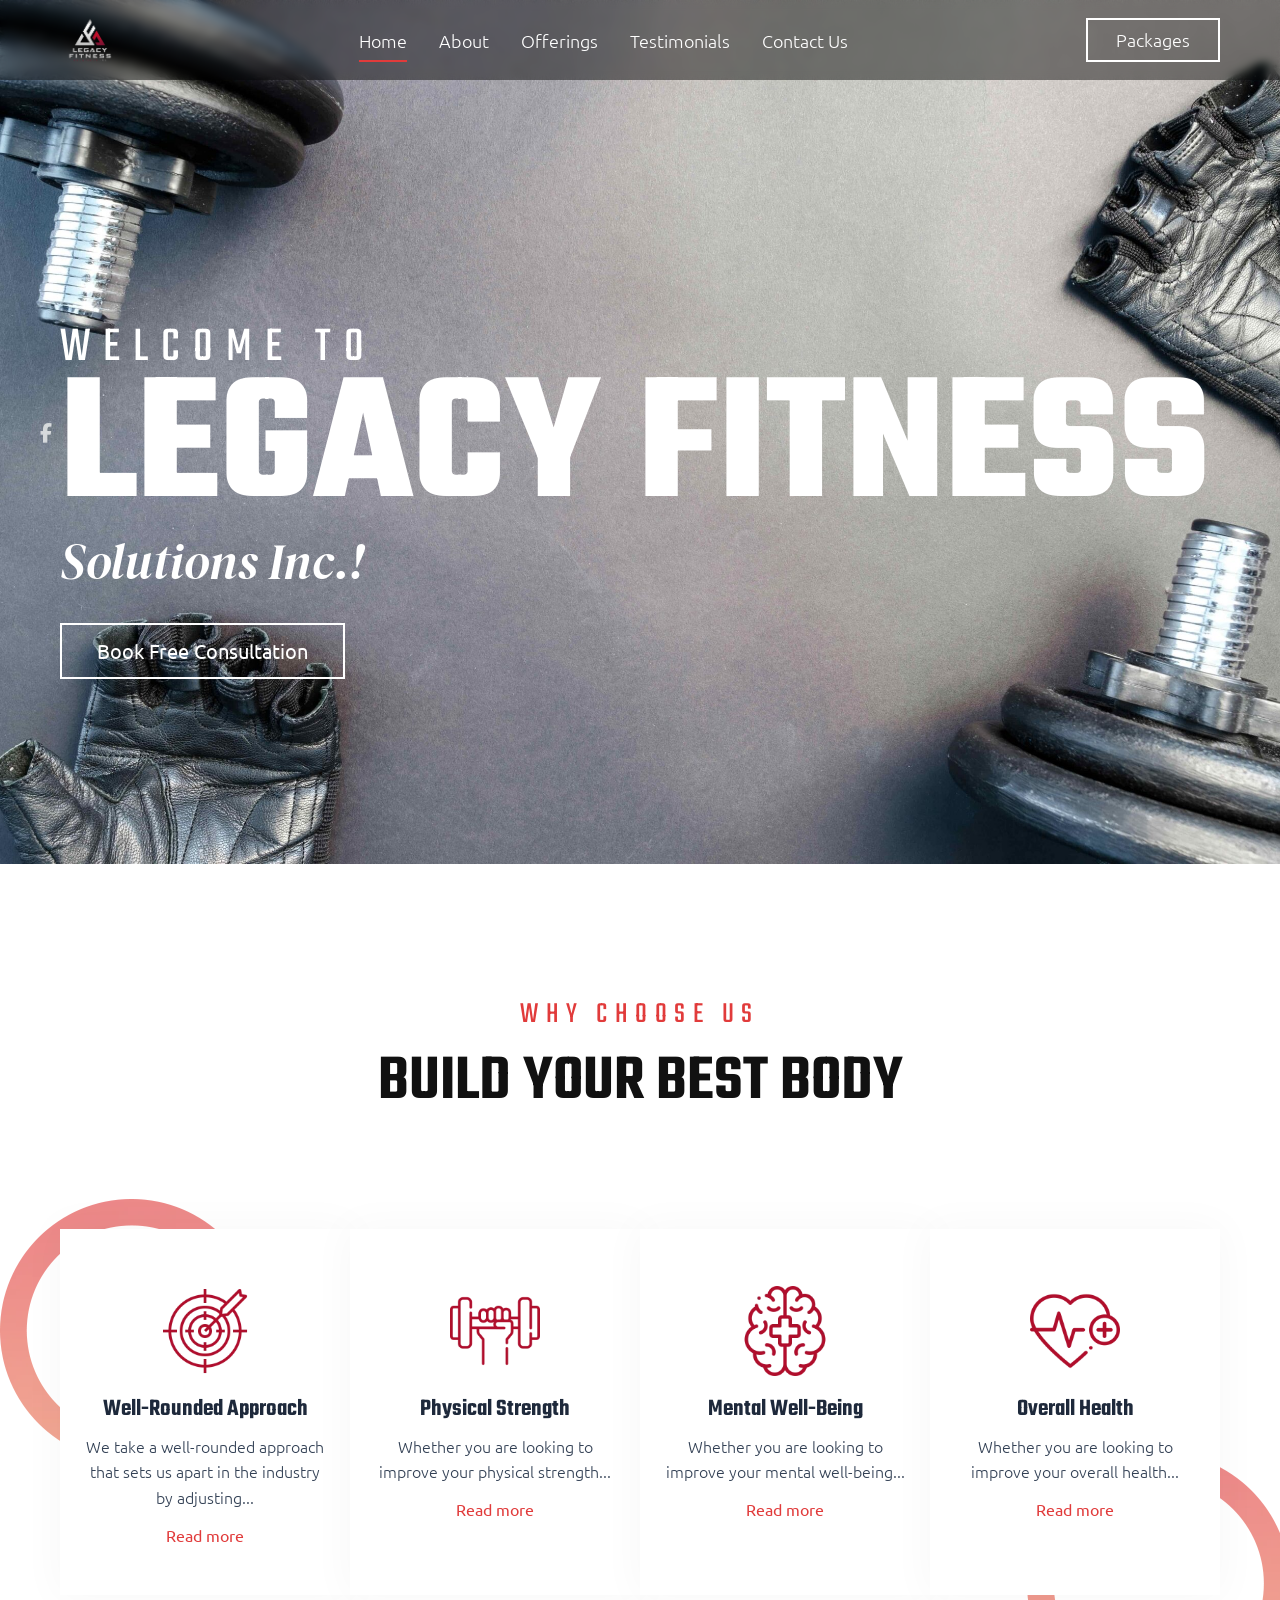
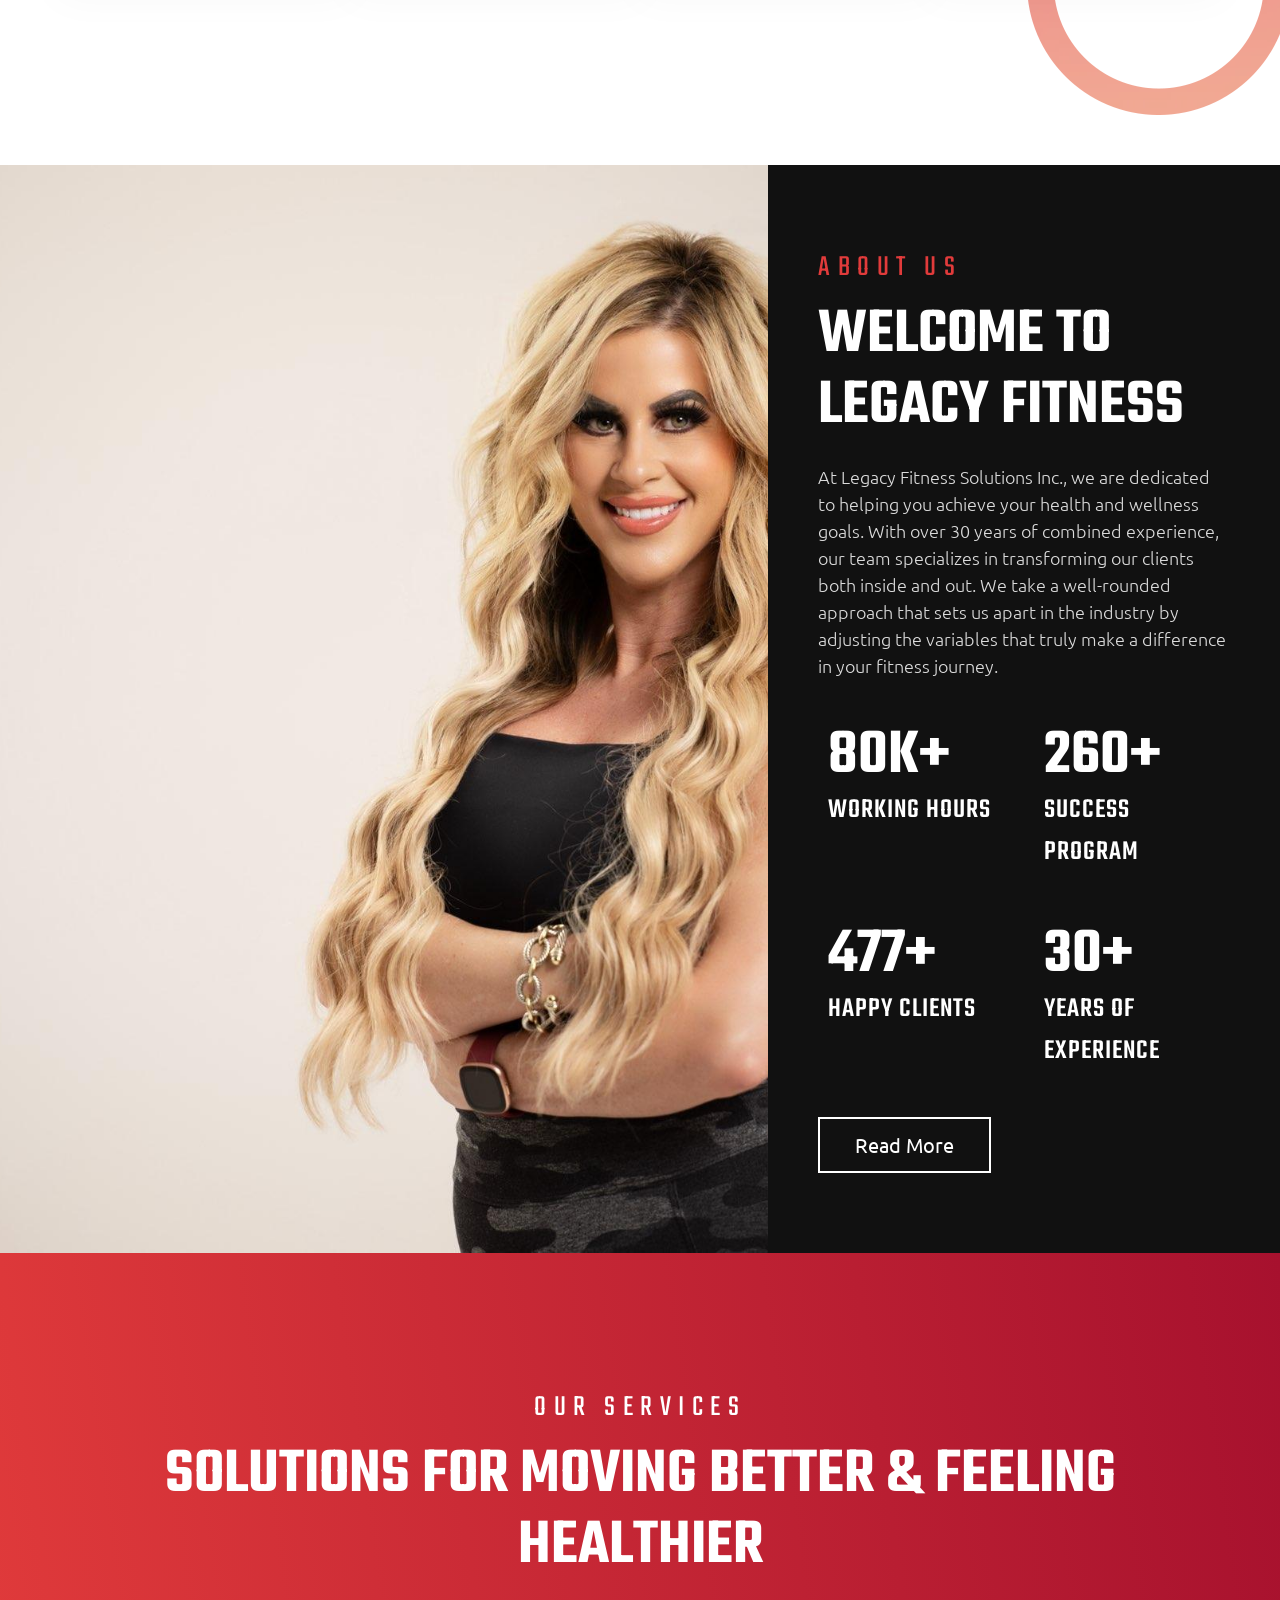
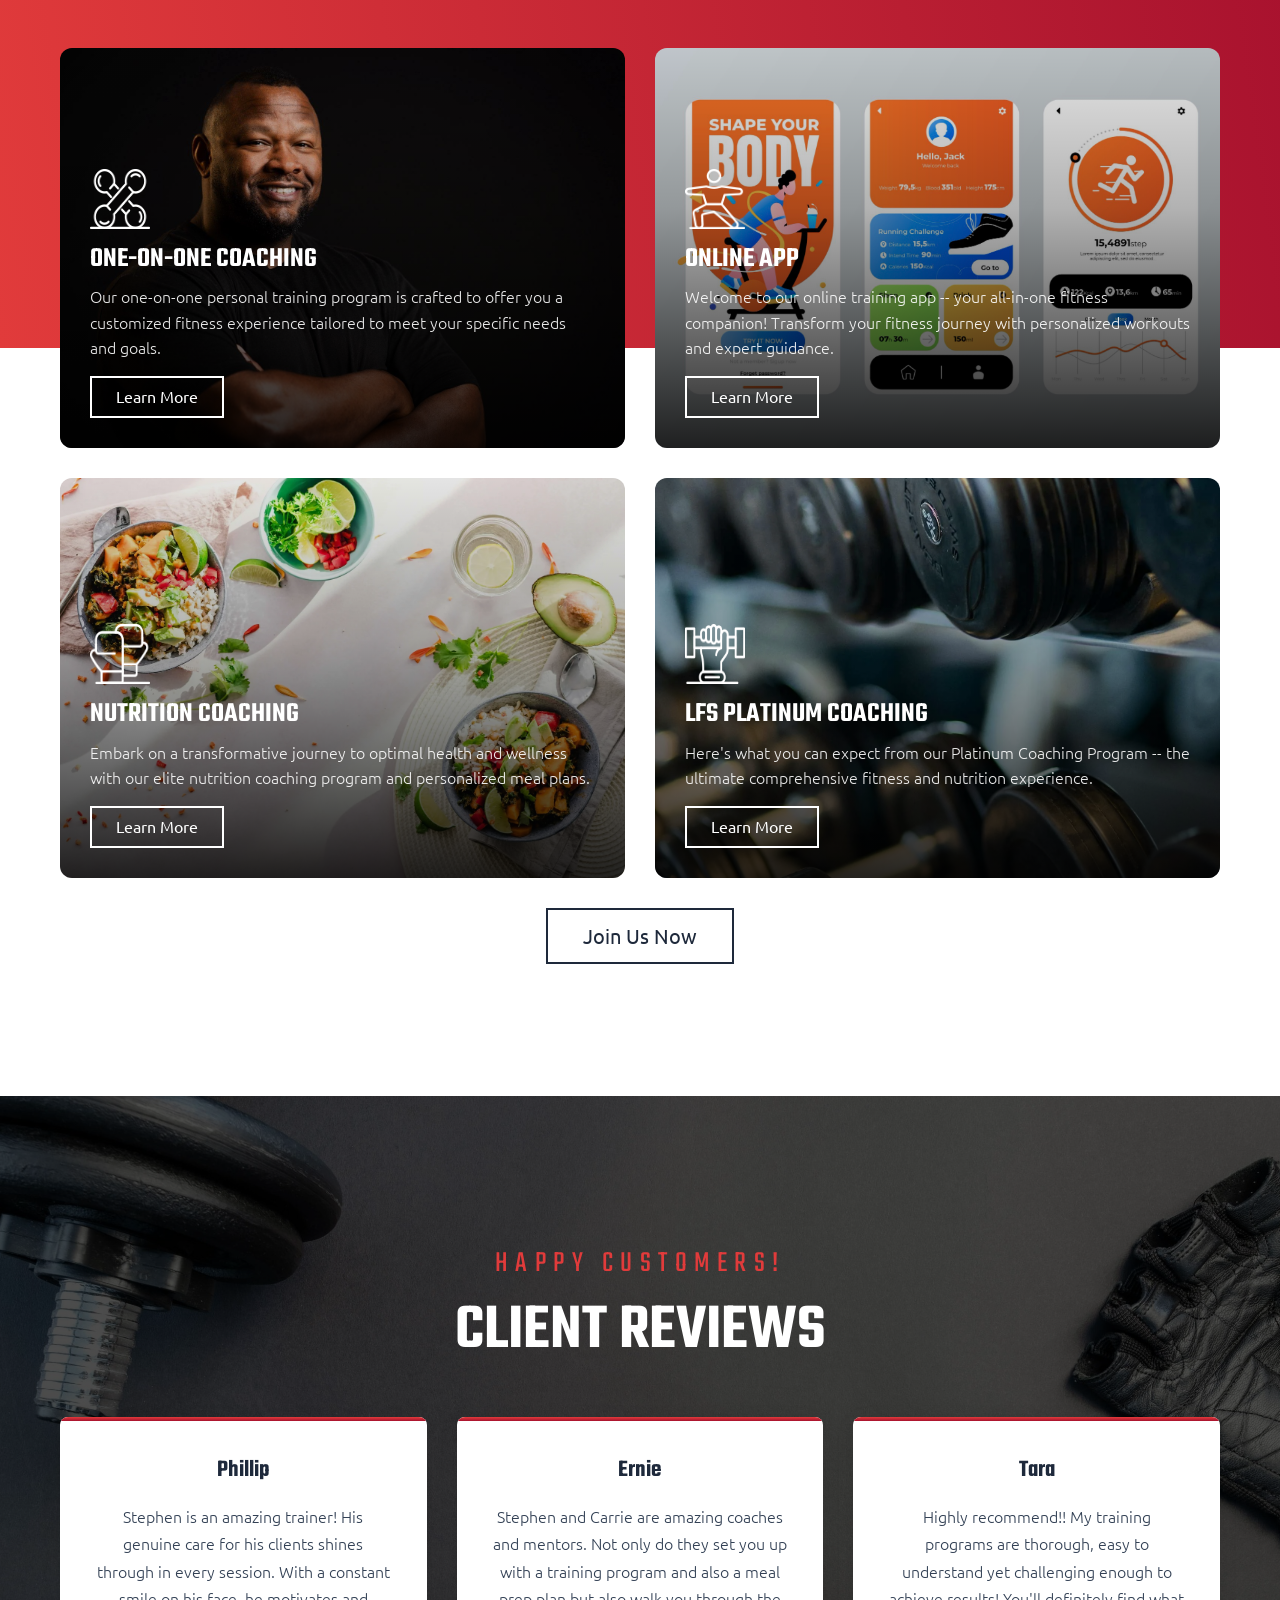
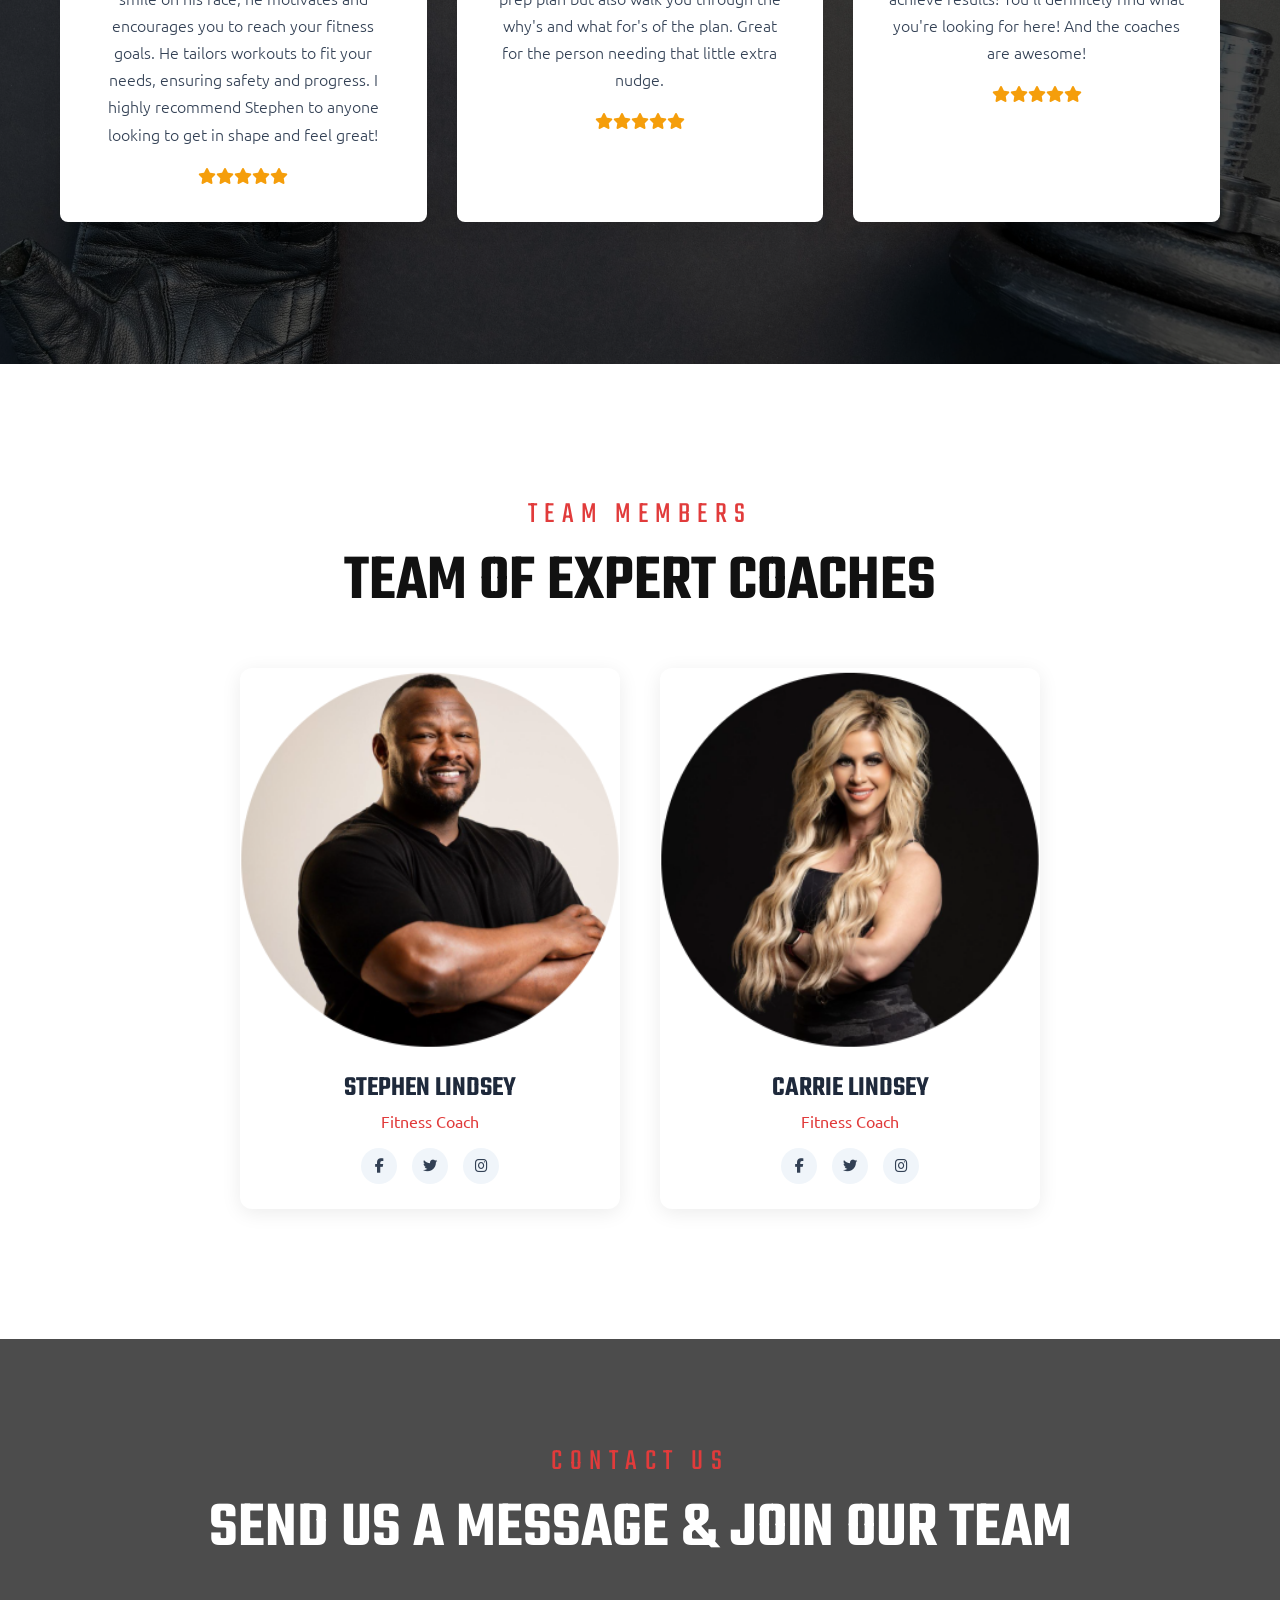
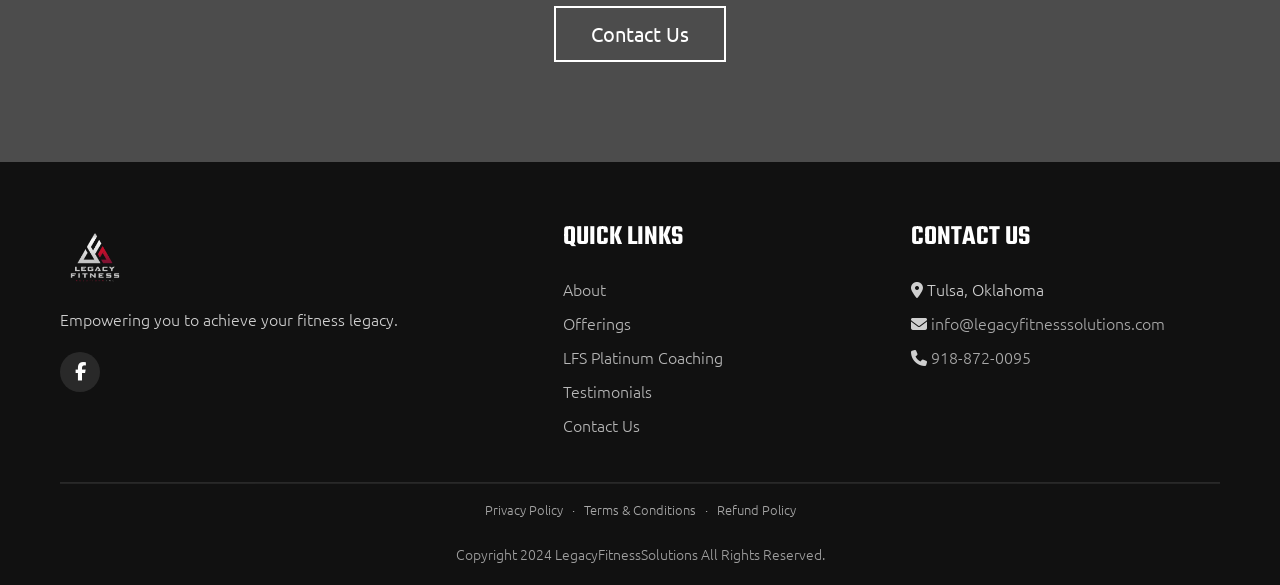
<file: index.html>
<!DOCTYPE html>
<html lang="en">
<head>
  <meta charset="UTF-8">
  <meta name="viewport" content="width=device-width, initial-scale=1.0">
  <title>Legacy Fitness Solutions - Solutions Inc</title>
  <meta name="description" content="At Legacy Fitness Solutions Inc., we are dedicated to helping you achieve your health and wellness goals. Over 30 years of combined experience.">
  <link rel="icon" type="image/png" href="images/logo.png">
  <link rel="stylesheet" href="css/style.css">
  <link rel="stylesheet" href="https://cdnjs.cloudflare.com/ajax/libs/font-awesome/6.5.1/css/all.min.css">
</head>
<body>

  <!-- Header -->
  <header class="header">
    <div class="container">
      <a href="index.html" class="header-logo">
        <img src="images/logo.png" alt="Legacy Fitness Solutions">
      </a>
      <nav class="nav-menu">
        <a href="index.html" class="active">Home</a>
        <a href="about.html">About</a>
        <a href="offerings.html">Offerings</a>
        <a href="testimonials.html">Testimonials</a>
        <a href="contact.html">Contact Us</a>
        <span class="nav-cta-mobile" style="display:none"><a href="shop.html" class="btn btn-primary">Packages</a></span>
      </nav>
      <div class="nav-cta">
        <a href="shop.html" class="btn btn-primary">Packages</a>
      </div>
      <div class="mobile-toggle" aria-label="Toggle Menu">
        <span></span><span></span><span></span>
      </div>
    </div>
  </header>

  <!-- Hero -->
  <section class="hero">
    <div class="hero-social">
      <a href="https://www.facebook.com/share/e2A4c9sJseLJMTop/" target="_blank" rel="noopener" aria-label="Facebook"><i class="fab fa-facebook-f"></i></a>
    </div>
    <div class="hero-content animate-on-scroll">
      <p class="hero-subtitle">Welcome To</p>
      <h1>Legacy Fitness<span>Solutions Inc.!</span></h1>
      <a href="contact.html" class="btn btn-primary">Book Free Consultation</a>
    </div>
  </section>

  <!-- Why Choose Us -->
  <section class="section">
    <div class="container text-center">
      <p class="section-label">Why Choose Us</p>
      <h2 class="section-title">Build Your Best Body</h2>
      <div class="features-wrapper">
        <img src="images/circle.png" alt="" class="circle-deco top-left">
        <img src="images/circle.png" alt="" class="circle-deco bottom-right">
        <div class="features-grid">
          <div class="feature-card animate-on-scroll">
            <img src="images/approach.png" alt="Well-Rounded Approach">
            <h3>Well-Rounded Approach</h3>
            <p>We take a well-rounded approach that sets us apart in the industry by adjusting...</p>
            <a href="about.html" class="read-more">Read more</a>
          </div>
          <div class="feature-card animate-on-scroll">
            <img src="images/physical-strength.png" alt="Physical Strength">
            <h3>Physical Strength</h3>
            <p>Whether you are looking to improve your physical strength...</p>
            <a href="about.html" class="read-more">Read more</a>
          </div>
          <div class="feature-card animate-on-scroll">
            <img src="images/mental-health.png" alt="Mental Well-Being">
            <h3>Mental Well-Being</h3>
            <p>Whether you are looking to improve your mental well-being...</p>
            <a href="about.html" class="read-more">Read more</a>
          </div>
          <div class="feature-card animate-on-scroll">
            <img src="images/overall-health.png" alt="Overall Health">
            <h3>Overall Health</h3>
            <p>Whether you are looking to improve your overall health...</p>
            <a href="about.html" class="read-more">Read more</a>
          </div>
        </div>
      </div>
    </div>
  </section>

  <!-- About Us -->
  <section class="section-dark" style="padding:0;">
    <div style="max-width:100%;">
      <div class="about-grid">
        <div class="about-image animate-on-scroll">
          <img src="images/carrie-photo.jpg" alt="About Legacy Fitness Solutions">
        </div>
        <div class="about-content animate-on-scroll">
          <p class="section-label">About Us</p>
          <h2 class="section-title" style="color:var(--white);">Welcome to Legacy Fitness</h2>
          <p class="section-text" style="color:rgba(255,255,255,0.85);">At Legacy Fitness Solutions Inc., we are dedicated to helping you achieve your health and wellness goals. With over 30 years of combined experience, our team specializes in transforming our clients both inside and out. We take a well-rounded approach that sets us apart in the industry by adjusting the variables that truly make a difference in your fitness journey.</p>
          <div class="stats-grid">
            <div class="stat-item">
              <div class="stat-number" data-count="80" data-suffix="K+">0</div>
              <div class="stat-label">Working Hours</div>
            </div>
            <div class="stat-item">
              <div class="stat-number" data-count="300" data-suffix="+">0</div>
              <div class="stat-label">Success Program</div>
            </div>
            <div class="stat-item">
              <div class="stat-number" data-count="500" data-suffix="+">0</div>
              <div class="stat-label">Happy Clients</div>
            </div>
            <div class="stat-item">
              <div class="stat-number" data-count="30" data-suffix="+">0</div>
              <div class="stat-label">Years of Experience</div>
            </div>
          </div>
          <a href="about.html" class="btn btn-primary">Read More</a>
        </div>
      </div>
    </div>
  </section>

  <!-- Services -->
  <div class="services-header">
    <div class="container text-center">
      <p class="section-label" style="color:var(--white);">Our Services</p>
      <h2 class="section-title" style="color:var(--white);">Solutions for Moving Better &amp; Feeling Healthier</h2>
    </div>
  </div>
  <section class="services-cards">
    <div class="container">
      <div class="services-grid">
        <div class="service-card animate-on-scroll">
          <img src="images/photo-6-1.jpg" alt="One-On-One Coaching" class="service-bg">
          <div class="service-card-content">
            <img src="images/personal-training-icon.png" alt="" class="service-icon">
            <h3>One-On-One Coaching</h3>
            <p>Our one-on-one personal training program is crafted to offer you a customized fitness experience tailored to meet your specific needs and goals.</p>
            <a href="one-on-one.html" class="btn btn-outline">Learn More</a>
          </div>
        </div>
        <div class="service-card animate-on-scroll">
          <img src="images/onlineapppageimage.png" alt="Online App" class="service-bg">
          <div class="service-card-content">
            <img src="images/yoga-lesson-icon.png" alt="" class="service-icon">
            <h3>Online App</h3>
            <p>Welcome to our online training app -- your all-in-one fitness companion! Transform your fitness journey with personalized workouts and expert guidance.</p>
            <a href="online-app.html" class="btn btn-outline">Learn More</a>
          </div>
        </div>
        <div class="service-card animate-on-scroll">
          <img src="images/nutrition-coaching.jpg" alt="Nutrition Coaching" class="service-bg">
          <div class="service-card-content">
            <img src="images/boxing-material-icon.png" alt="" class="service-icon">
            <h3>Nutrition Coaching</h3>
            <p>Embark on a transformative journey to optimal health and wellness with our elite nutrition coaching program and personalized meal plans.</p>
            <a href="nutrition-coaching.html" class="btn btn-outline">Learn More</a>
          </div>
        </div>
        <div class="service-card animate-on-scroll">
          <img src="images/about.jpg" alt="LFS Platinum Coaching" class="service-bg">
          <div class="service-card-content">
            <img src="images/online-coaching-icon.png" alt="" class="service-icon">
            <h3>LFS Platinum Coaching</h3>
            <p>Here's what you can expect from our Platinum Coaching Program -- the ultimate comprehensive fitness and nutrition experience.</p>
            <a href="lfs-platinum-coaching.html" class="btn btn-outline">Learn More</a>
          </div>
        </div>
      </div>
      <div class="text-center mt-30">
        <a href="shop.html" class="btn btn-dark">Join Us Now</a>
      </div>
    </div>
  </section>

  <!-- Testimonials -->
  <section class="testimonials-section">
    <div class="container text-center">
      <p class="section-label">Happy Customers!</p>
      <h2 class="section-title">Client Reviews</h2>
      <div class="testimonials-grid">
        <div class="testimonial-card animate-on-scroll">
          <p class="testimonial-author">Phillip</p>
          <p class="testimonial-text">Stephen is an amazing trainer! His genuine care for his clients shines through in every session. With a constant smile on his face, he motivates and encourages you to reach your fitness goals. He tailors workouts to fit your needs, ensuring safety and progress. I highly recommend Stephen to anyone looking to get in shape and feel great!</p>
          <div class="testimonial-stars"><i class="fas fa-star"></i><i class="fas fa-star"></i><i class="fas fa-star"></i><i class="fas fa-star"></i><i class="fas fa-star"></i></div>
        </div>
        <div class="testimonial-card animate-on-scroll">
          <p class="testimonial-author">Ernie</p>
          <p class="testimonial-text">Stephen and Carrie are amazing coaches and mentors. Not only do they set you up with a training program and also a meal prep plan but also walk you through the why's and what for's of the plan. Great for the person needing that little extra nudge.</p>
          <div class="testimonial-stars"><i class="fas fa-star"></i><i class="fas fa-star"></i><i class="fas fa-star"></i><i class="fas fa-star"></i><i class="fas fa-star"></i></div>
        </div>
        <div class="testimonial-card animate-on-scroll">
          <p class="testimonial-author">Tara</p>
          <p class="testimonial-text">Highly recommend!! My training programs are thorough, easy to understand yet challenging enough to achieve results! You'll definitely find what you're looking for here! And the coaches are awesome!</p>
          <div class="testimonial-stars"><i class="fas fa-star"></i><i class="fas fa-star"></i><i class="fas fa-star"></i><i class="fas fa-star"></i><i class="fas fa-star"></i></div>
        </div>
      </div>
    </div>
  </section>

  <!-- Team -->
  <section class="section">
    <div class="container text-center">
      <p class="section-label">Team Members</p>
      <h2 class="section-title">Team of Expert Coaches</h2>
      <div class="team-grid">
        <a href="stephen-lindsey.html" class="team-card animate-on-scroll">
          <div class="team-card-image">
            <img src="images/stephen.png" alt="Stephen Lindsey">
          </div>
          <div class="team-card-info">
            <h3>Stephen Lindsey</h3>
            <p class="role">Fitness Coach</p>
            <div class="team-social">
              <span><i class="fab fa-facebook-f"></i></span>
              <span><i class="fab fa-twitter"></i></span>
              <span><i class="fab fa-instagram"></i></span>
            </div>
          </div>
        </a>
        <a href="carrie-lindsey.html" class="team-card animate-on-scroll">
          <div class="team-card-image">
            <img src="images/carrie.png" alt="Carrie Lindsey">
          </div>
          <div class="team-card-info">
            <h3>Carrie Lindsey</h3>
            <p class="role">Fitness Coach</p>
            <div class="team-social">
              <span><i class="fab fa-facebook-f"></i></span>
              <span><i class="fab fa-twitter"></i></span>
              <span><i class="fab fa-instagram"></i></span>
            </div>
          </div>
        </a>
      </div>
    </div>
  </section>

  <!-- CTA Banner -->
  <section class="cta-banner">
    <div class="container text-center">
      <p class="section-label" style="color:var(--primary);">Contact Us</p>
      <h2 class="section-title">Send Us a Message &amp; Join Our Team</h2>
      <a href="contact.html" class="btn btn-primary">Contact Us</a>
    </div>
  </section>

  <!-- Footer -->
  <footer class="footer">
    <div class="container">
      <div class="footer-grid">
        <div class="footer-brand">
          <img src="images/logo.png" alt="Legacy Fitness Solutions">
          <p>Empowering you to achieve your fitness legacy.</p>
          <div class="footer-social">
            <a href="https://www.facebook.com/share/e2A4c9sJseLJMTop/" target="_blank" rel="noopener" aria-label="Facebook"><i class="fab fa-facebook-f"></i></a>
          </div>
        </div>
        <div>
          <h4>Quick Links</h4>
          <div class="footer-links">
            <a href="about.html">About</a>
            <a href="offerings.html">Offerings</a>
            <a href="lfs-platinum-coaching.html">LFS Platinum Coaching</a>
            <a href="testimonials.html">Testimonials</a>
            <a href="contact.html">Contact Us</a>
          </div>
        </div>
        <div>
          <h4>Contact Us</h4>
          <div class="footer-contact">
            <p><i class="fas fa-map-marker-alt"></i> Tulsa, Oklahoma</p>
            <p><i class="fas fa-envelope"></i> <a href="mailto:info@legacyfitnesssolutions.com">info@legacyfitnesssolutions.com</a></p>
            <p><i class="fas fa-phone"></i> <a href="tel:918-872-0095">918-872-0095</a></p>
          </div>
        </div>
      </div>
      <div class="footer-legal"><a href="privacy-policy.html">Privacy Policy</a> &middot; <a href="terms-and-conditions.html">Terms &amp; Conditions</a> &middot; <a href="refund-policy.html">Refund Policy</a></div>
      <div class="footer-bottom">
        <p>Copyright 2024 LegacyFitnessSolutions All Rights Reserved.</p>
      </div>
    </div>
  </footer>

  <button class="scroll-top" aria-label="Scroll to top"><i class="fas fa-arrow-up"></i></button>
  <script src="js/main.js"></script>
  <!-- GoHighLevel chat widget -->
  <script src="https://widgets.leadconnectorhq.com/loader.js" data-resources-url="https://widgets.leadconnectorhq.com/chat-widget/loader.js" data-widget-id="69f66f60cc1c63c1edb7273f" data-source="WEB_USER"></script>
</body>
</html>
</file>
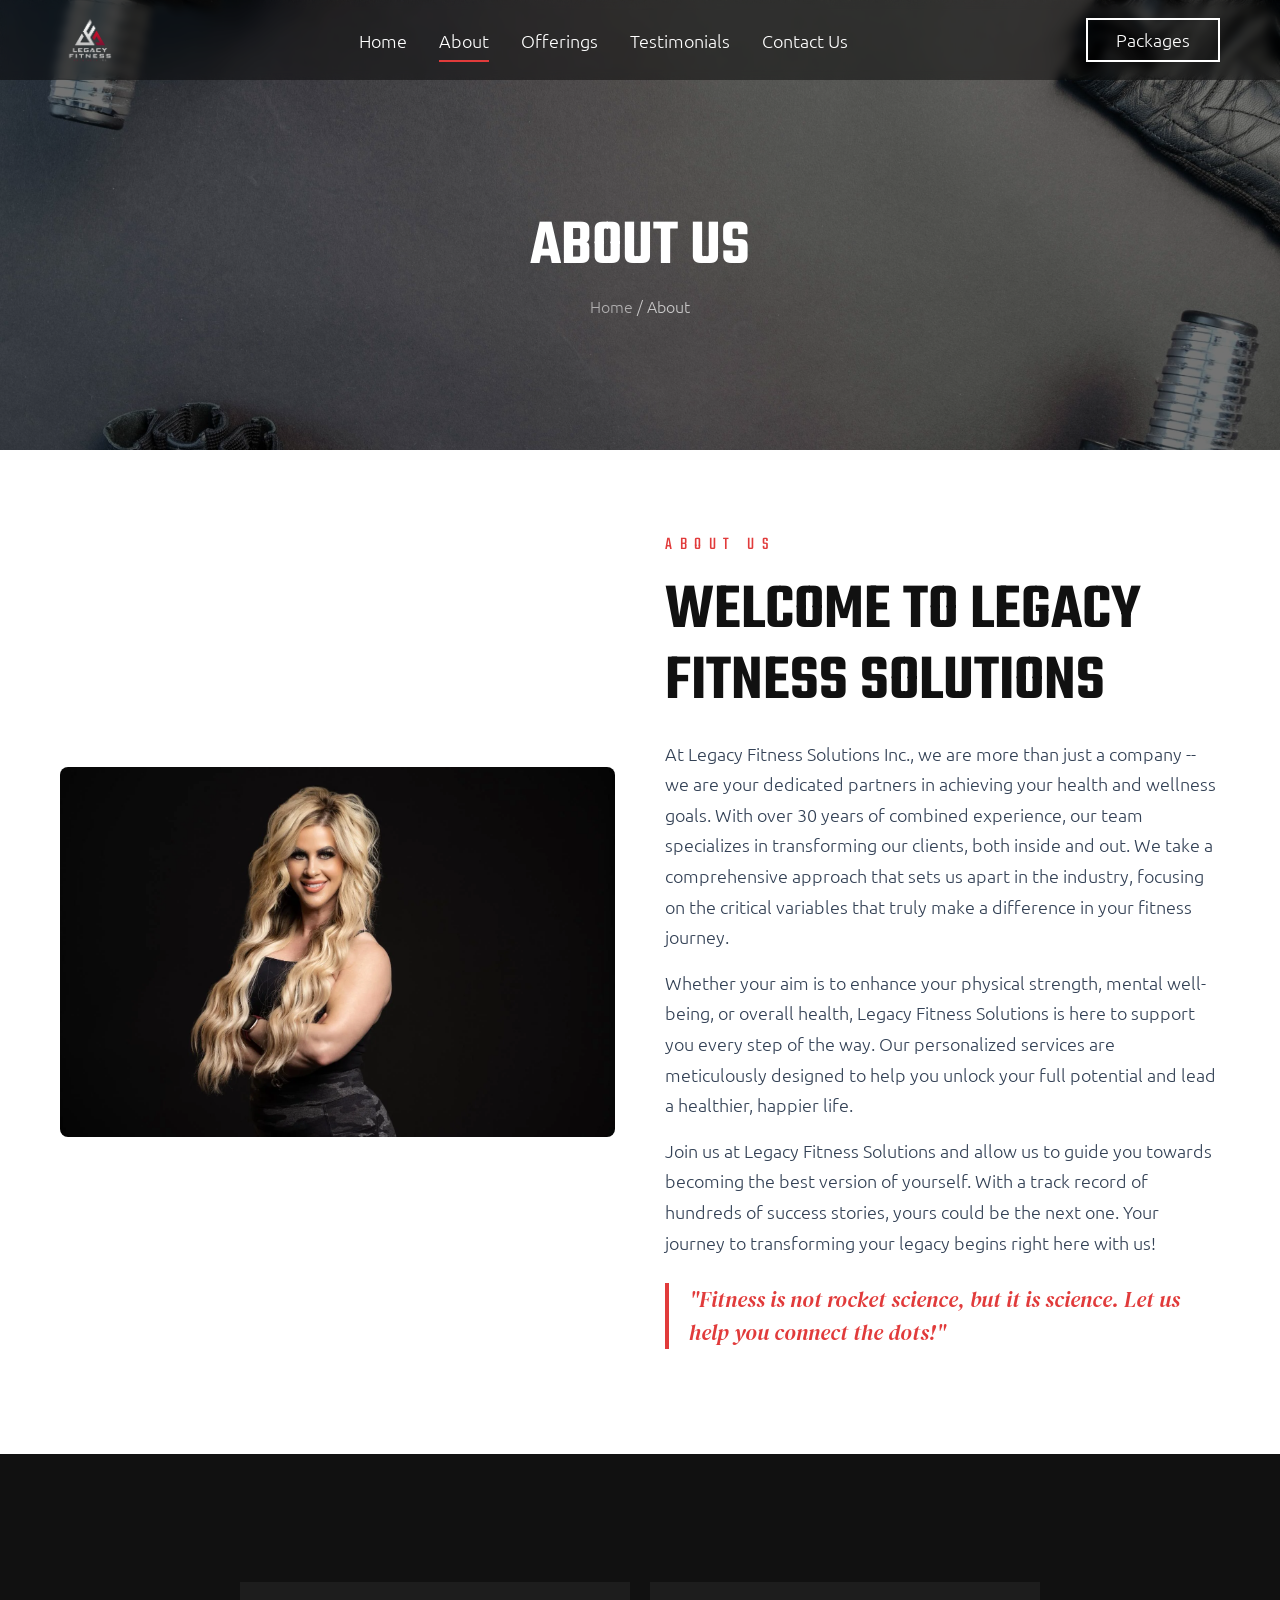
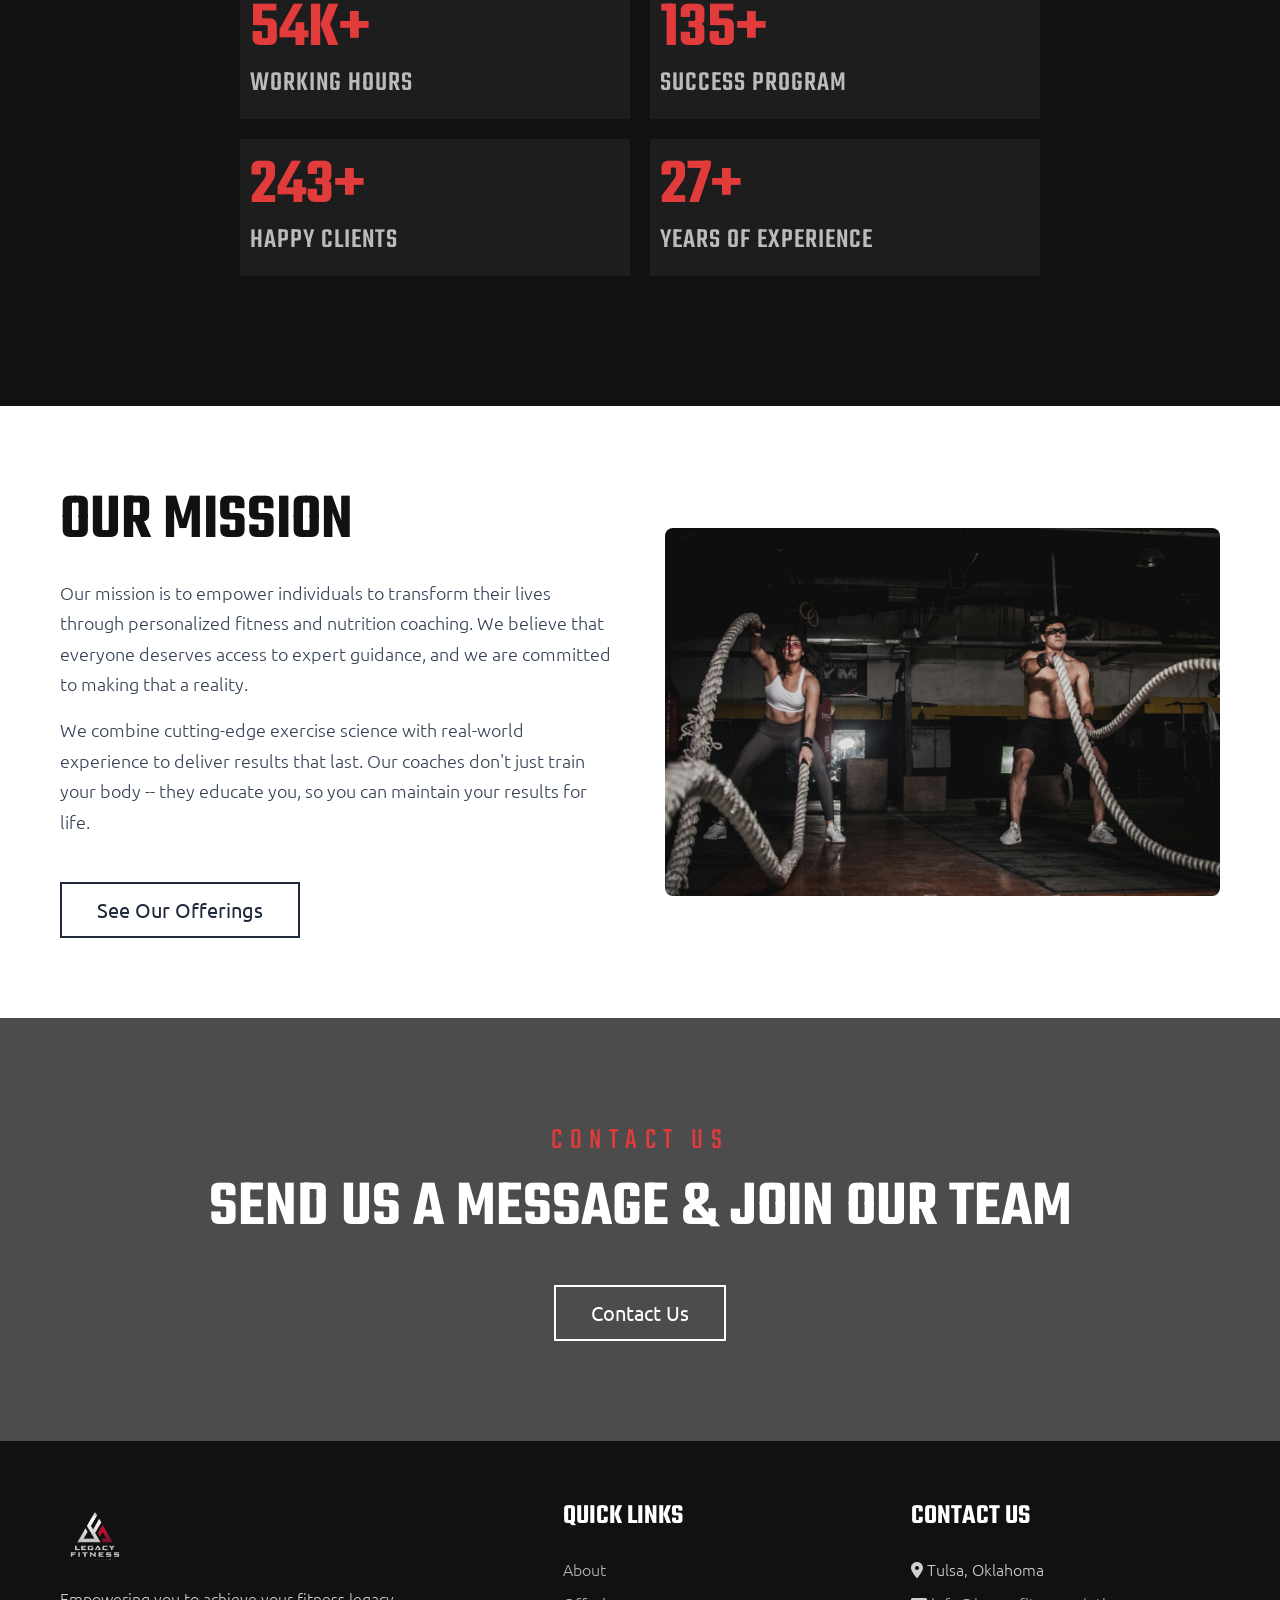
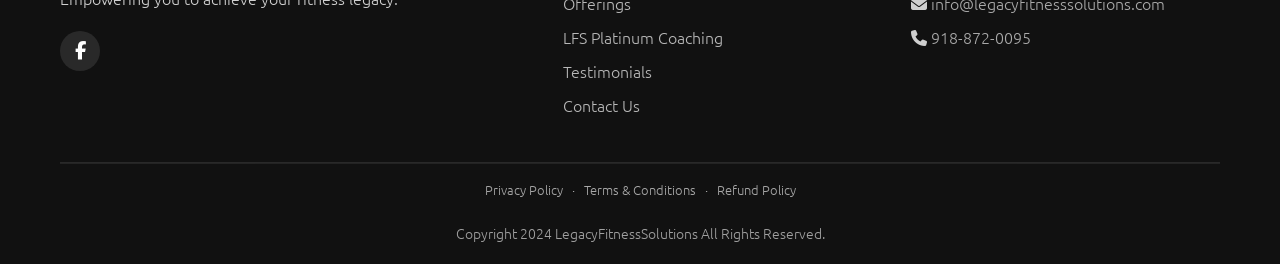
<file: about.html>
<!DOCTYPE html>
<html lang="en">
<head>
  <meta charset="UTF-8">
  <meta name="viewport" content="width=device-width, initial-scale=1.0">
  <title>About - Legacy Fitness Solutions</title>
  <meta name="description" content="At Legacy Fitness Solutions Inc., we are more than just a company -- we are your dedicated partners in achieving your health and wellness goals.">
  <link rel="icon" type="image/png" href="images/logo.png">
  <link rel="stylesheet" href="css/style.css">
  <link rel="stylesheet" href="https://cdnjs.cloudflare.com/ajax/libs/font-awesome/6.5.1/css/all.min.css">
</head>
<body>

  <!-- Header -->
  <header class="header">
    <div class="container">
      <a href="index.html" class="header-logo"><img src="images/logo.png" alt="Legacy Fitness Solutions"></a>
      <nav class="nav-menu">
        <a href="index.html">Home</a>
        <a href="about.html" class="active">About</a>
        <a href="offerings.html">Offerings</a>
        <a href="testimonials.html">Testimonials</a>
        <a href="contact.html">Contact Us</a>
      </nav>
      <div class="nav-cta"><a href="shop.html" class="btn btn-primary">Packages</a></div>
      <div class="mobile-toggle" aria-label="Toggle Menu"><span></span><span></span><span></span></div>
    </div>
  </header>

  <!-- Page Hero -->
  <section class="page-hero" style="min-height:50vh;display:flex;align-items:center;justify-content:center;background-image:linear-gradient(rgba(0,0,0,0.55),rgba(0,0,0,0.55)),url('images/offerings-hero.jpg');background-size:cover;background-position:center;">
    <h1>About Us</h1>
    <p class="breadcrumb"><a href="index.html">Home</a> / About</p>
  </section>

  <!-- About Content -->
  <section class="content-section">
    <div class="container">
      <div class="content-grid">
        <div class="content-image animate-on-scroll">
          <img src="images/photo-7-1.jpg" alt="About Legacy Fitness Solutions">
        </div>
        <div class="content-text animate-on-scroll">
          <p class="section-label">About Us</p>
          <h2 class="section-title">Welcome to Legacy Fitness Solutions</h2>
          <p>At Legacy Fitness Solutions Inc., we are more than just a company -- we are your dedicated partners in achieving your health and wellness goals. With over 30 years of combined experience, our team specializes in transforming our clients, both inside and out. We take a comprehensive approach that sets us apart in the industry, focusing on the critical variables that truly make a difference in your fitness journey.</p>
          <p>Whether your aim is to enhance your physical strength, mental well-being, or overall health, Legacy Fitness Solutions is here to support you every step of the way. Our personalized services are meticulously designed to help you unlock your full potential and lead a healthier, happier life.</p>
          <p>Join us at Legacy Fitness Solutions and allow us to guide you towards becoming the best version of yourself. With a track record of hundreds of success stories, yours could be the next one. Your journey to transforming your legacy begins right here with us!</p>
          <blockquote>"Fitness is not rocket science, but it is science. Let us help you connect the dots!"</blockquote>
        </div>
      </div>
    </div>
  </section>

  <!-- Stats -->
  <section class="section section-dark">
    <div class="container">
      <div class="stats-grid" style="max-width:800px;margin:0 auto;">
        <div class="stat-item" style="background:rgba(255,255,255,0.05);">
          <div class="stat-number" data-count="80" data-suffix="K+" style="color:var(--primary);">0</div>
          <div class="stat-label" style="color:rgba(255,255,255,0.7);">Working Hours</div>
        </div>
        <div class="stat-item" style="background:rgba(255,255,255,0.05);">
          <div class="stat-number" data-count="300" data-suffix="+" style="color:var(--primary);">0</div>
          <div class="stat-label" style="color:rgba(255,255,255,0.7);">Success Program</div>
        </div>
        <div class="stat-item" style="background:rgba(255,255,255,0.05);">
          <div class="stat-number" data-count="500" data-suffix="+" style="color:var(--primary);">0</div>
          <div class="stat-label" style="color:rgba(255,255,255,0.7);">Happy Clients</div>
        </div>
        <div class="stat-item" style="background:rgba(255,255,255,0.05);">
          <div class="stat-number" data-count="30" data-suffix="+" style="color:var(--primary);">0</div>
          <div class="stat-label" style="color:rgba(255,255,255,0.7);">Years of Experience</div>
        </div>
      </div>
    </div>
  </section>

  <!-- Second Image Section -->
  <section class="content-section">
    <div class="container">
      <div class="content-grid">
        <div class="content-text animate-on-scroll">
          <h2 class="section-title">Our Mission</h2>
          <p>Our mission is to empower individuals to transform their lives through personalized fitness and nutrition coaching. We believe that everyone deserves access to expert guidance, and we are committed to making that a reality.</p>
          <p>We combine cutting-edge exercise science with real-world experience to deliver results that last. Our coaches don't just train your body -- they educate you, so you can maintain your results for life.</p>
          <a href="offerings.html" class="btn btn-dark mt-30">See Our Offerings</a>
        </div>
        <div class="content-image animate-on-scroll">
          <img src="images/personalized.jpg" alt="Legacy Fitness Training">
        </div>
      </div>
    </div>
  </section>

  <!-- CTA Banner -->
  <section class="cta-banner">
    <div class="container text-center">
      <p class="section-label">Contact Us</p>
      <h2 class="section-title">Send Us a Message &amp; Join Our Team</h2>
      <a href="contact.html" class="btn btn-primary">Contact Us</a>
    </div>
  </section>

  <!-- Footer -->
  <footer class="footer">
    <div class="container">
      <div class="footer-grid">
        <div class="footer-brand">
          <img src="images/logo.png" alt="Legacy Fitness Solutions">
          <p>Empowering you to achieve your fitness legacy.</p>
          <div class="footer-social">
            <a href="https://www.facebook.com/share/e2A4c9sJseLJMTop/" target="_blank" rel="noopener" aria-label="Facebook"><i class="fab fa-facebook-f"></i></a>
          </div>
        </div>
        <div>
          <h4>Quick Links</h4>
          <div class="footer-links">
            <a href="about.html">About</a>
            <a href="offerings.html">Offerings</a>
            <a href="lfs-platinum-coaching.html">LFS Platinum Coaching</a>
            <a href="testimonials.html">Testimonials</a>
            <a href="contact.html">Contact Us</a>
          </div>
        </div>
        <div>
          <h4>Contact Us</h4>
          <div class="footer-contact">
            <p><i class="fas fa-map-marker-alt"></i> Tulsa, Oklahoma</p>
            <p><i class="fas fa-envelope"></i> <a href="mailto:info@legacyfitnesssolutions.com">info@legacyfitnesssolutions.com</a></p>
            <p><i class="fas fa-phone"></i> <a href="tel:918-872-0095">918-872-0095</a></p>
          </div>
        </div>
      </div>
      <div class="footer-legal"><a href="privacy-policy.html">Privacy Policy</a> &middot; <a href="terms-and-conditions.html">Terms &amp; Conditions</a> &middot; <a href="refund-policy.html">Refund Policy</a></div>
      <div class="footer-bottom">
        <p>Copyright 2024 LegacyFitnessSolutions All Rights Reserved.</p>
      </div>
    </div>
  </footer>

  <button class="scroll-top" aria-label="Scroll to top"><i class="fas fa-arrow-up"></i></button>
  <script src="js/main.js"></script>
  <!-- GoHighLevel chat widget -->
  <script src="https://widgets.leadconnectorhq.com/loader.js" data-resources-url="https://widgets.leadconnectorhq.com/chat-widget/loader.js" data-widget-id="69f66f60cc1c63c1edb7273f" data-source="WEB_USER"></script>
</body>
</html>
</file>
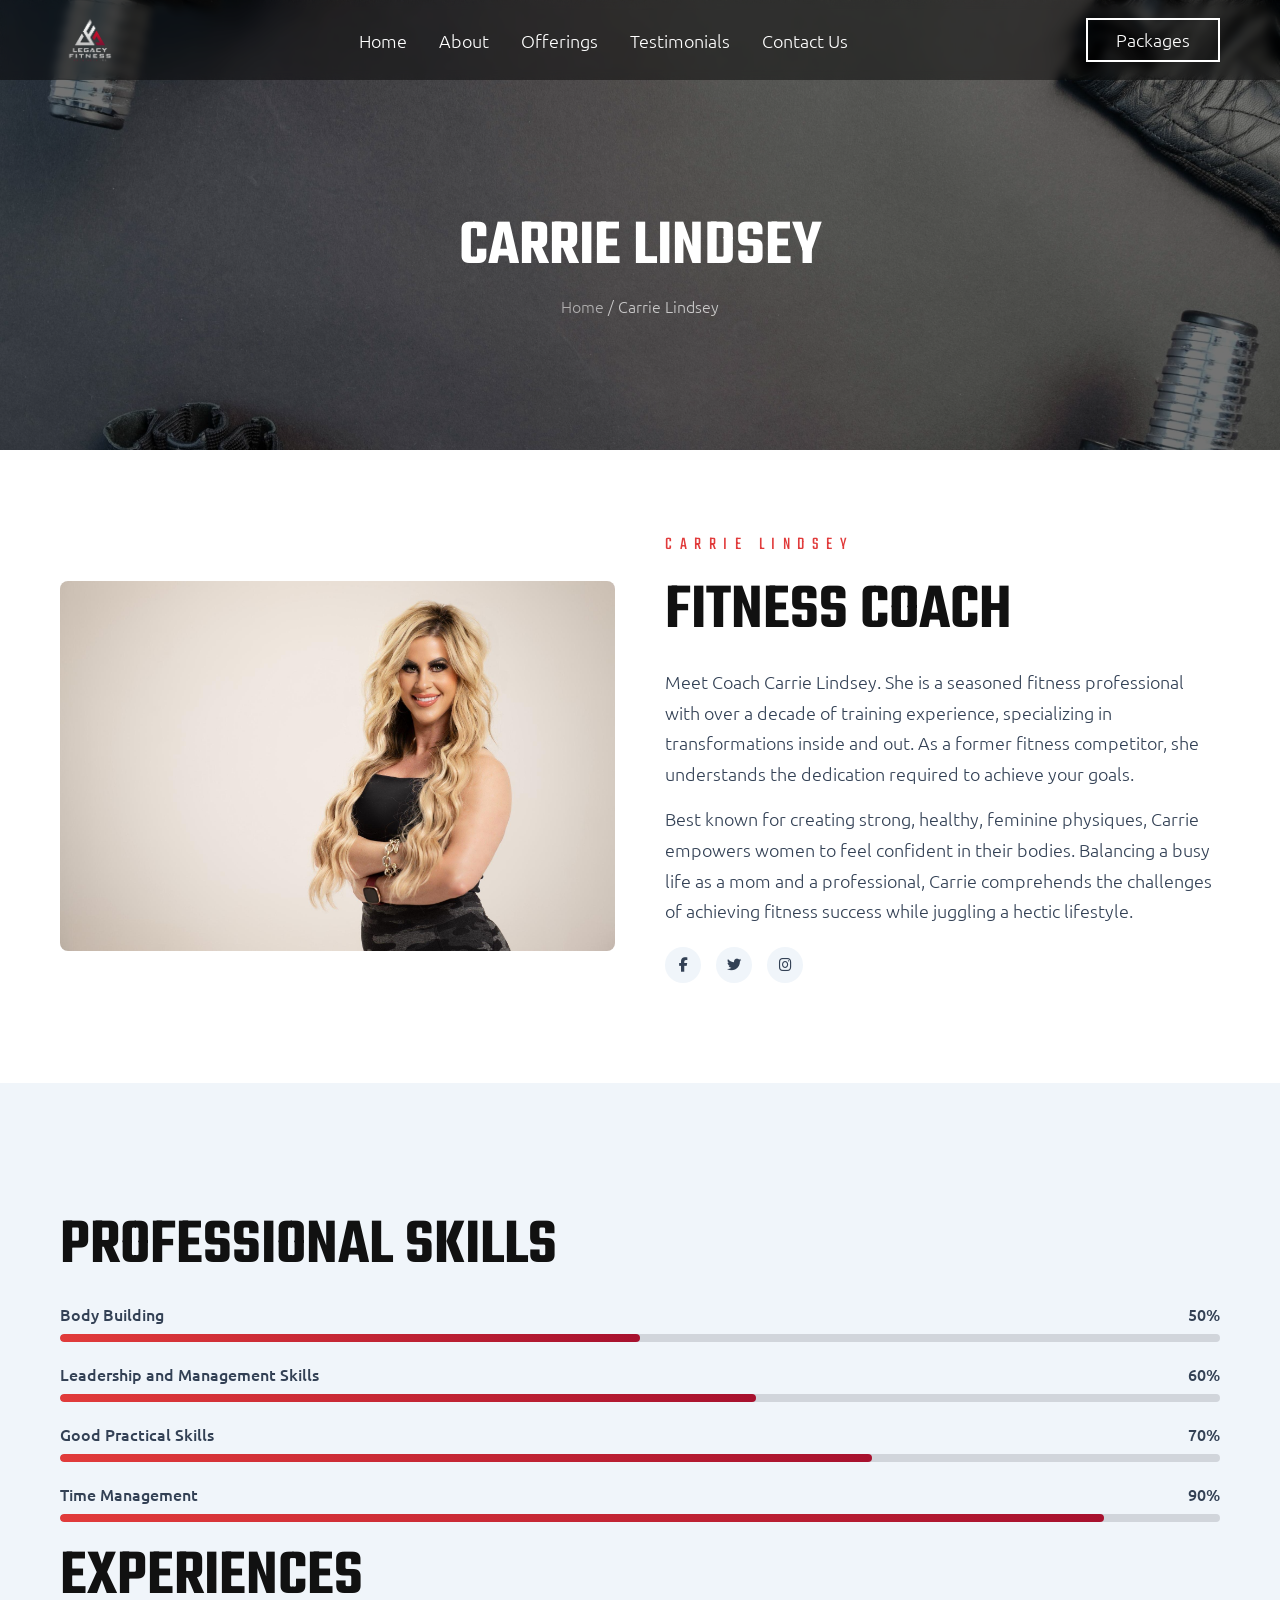
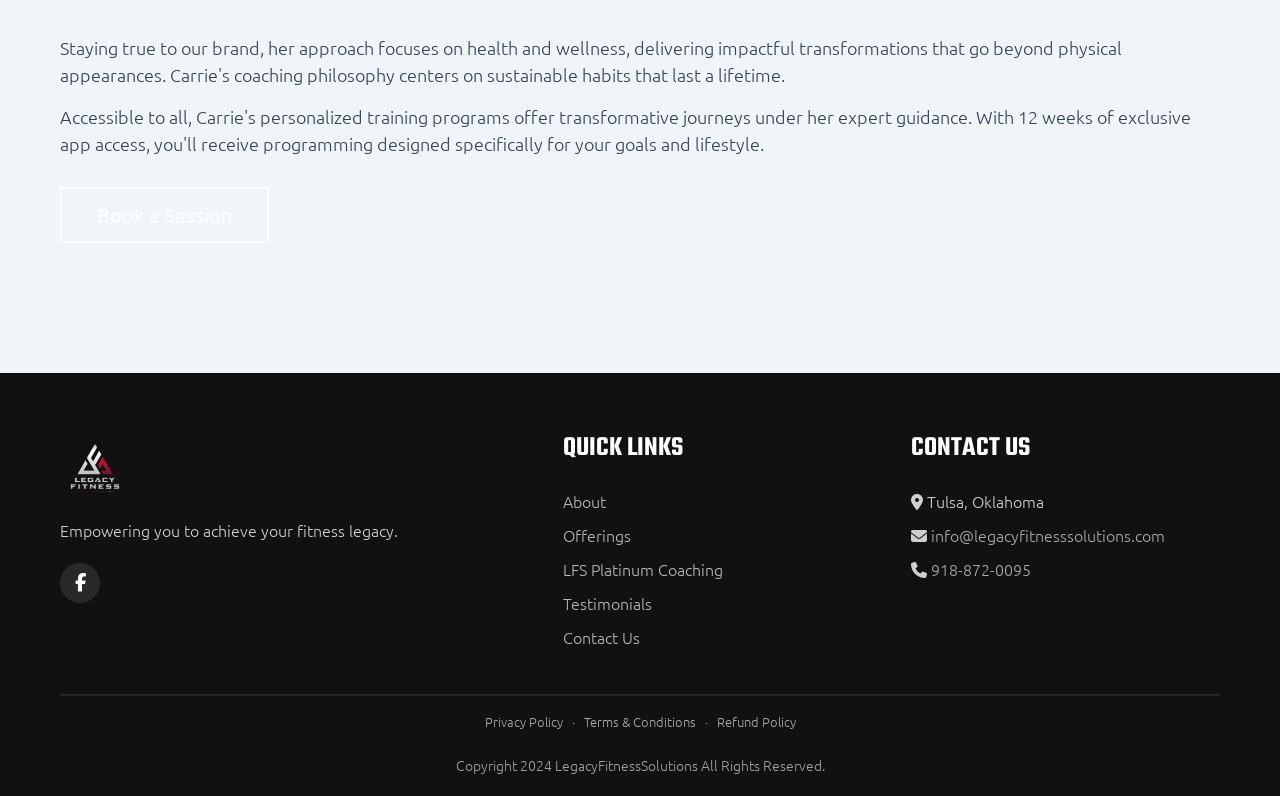
<file: carrie-lindsey.html>
<!DOCTYPE html>
<html lang="en">
<head>
  <meta charset="UTF-8">
  <meta name="viewport" content="width=device-width, initial-scale=1.0">
  <title>Carrie Lindsey - Legacy Fitness Solutions</title>
  <meta name="description" content="Meet Coach Carrie Lindsey. A seasoned fitness professional with over a decade of training experience, specializing in transformations inside and out.">
  <link rel="icon" type="image/png" href="images/logo.png">
  <link rel="stylesheet" href="css/style.css">
  <link rel="stylesheet" href="https://cdnjs.cloudflare.com/ajax/libs/font-awesome/6.5.1/css/all.min.css">
</head>
<body>

  <header class="header">
    <div class="container">
      <a href="index.html" class="header-logo"><img src="images/logo.png" alt="Legacy Fitness Solutions"></a>
      <nav class="nav-menu">
        <a href="index.html">Home</a><a href="about.html">About</a><a href="offerings.html">Offerings</a><a href="testimonials.html">Testimonials</a><a href="contact.html">Contact Us</a>
      </nav>
      <div class="nav-cta"><a href="shop.html" class="btn btn-primary">Packages</a></div>
      <div class="mobile-toggle" aria-label="Toggle Menu"><span></span><span></span><span></span></div>
    </div>
  </header>

  <section class="page-hero">
    <h1>Carrie Lindsey</h1>
    <p class="breadcrumb"><a href="index.html">Home</a> / Carrie Lindsey</p>
  </section>

  <section class="content-section">
    <div class="container">
      <div class="content-grid reverse">
        <div class="content-text animate-on-scroll">
          <p class="section-label">Carrie Lindsey</p>
          <h2 class="section-title">Fitness Coach</h2>
          <p>Meet Coach Carrie Lindsey. She is a seasoned fitness professional with over a decade of training experience, specializing in transformations inside and out. As a former fitness competitor, she understands the dedication required to achieve your goals.</p>
          <p>Best known for creating strong, healthy, feminine physiques, Carrie empowers women to feel confident in their bodies. Balancing a busy life as a mom and a professional, Carrie comprehends the challenges of achieving fitness success while juggling a hectic lifestyle.</p>
          <div class="team-social" style="justify-content:flex-start;margin:20px 0;">
            <a href="#"><i class="fab fa-facebook-f"></i></a>
            <a href="#"><i class="fab fa-twitter"></i></a>
            <a href="#"><i class="fab fa-instagram"></i></a>
          </div>
        </div>
        <div class="content-image animate-on-scroll">
          <img src="images/carrie-photo.jpg" alt="Carrie Lindsey">
        </div>
      </div>
    </div>
  </section>

  <!-- Skills -->
  <section class="section section-light">
    <div class="container">
      <div class="content-grid">
        <div class="animate-on-scroll">
          <h2 class="section-title">Professional Skills</h2>
          <div class="skills-list">
            <div class="skill-item">
              <div class="skill-name"><span>Body Building</span><span>50%</span></div>
              <div class="skill-bar"><div class="skill-bar-fill" style="width:50%;"></div></div>
            </div>
            <div class="skill-item">
              <div class="skill-name"><span>Leadership and Management Skills</span><span>60%</span></div>
              <div class="skill-bar"><div class="skill-bar-fill" style="width:60%;"></div></div>
            </div>
            <div class="skill-item">
              <div class="skill-name"><span>Good Practical Skills</span><span>70%</span></div>
              <div class="skill-bar"><div class="skill-bar-fill" style="width:70%;"></div></div>
            </div>
            <div class="skill-item">
              <div class="skill-name"><span>Time Management</span><span>90%</span></div>
              <div class="skill-bar"><div class="skill-bar-fill" style="width:90%;"></div></div>
            </div>
          </div>
        </div>
        <div class="animate-on-scroll">
          <h2 class="section-title">Experiences</h2>
          <p>Staying true to our brand, her approach focuses on health and wellness, delivering impactful transformations that go beyond physical appearances. Carrie's coaching philosophy centers on sustainable habits that last a lifetime.</p>
          <p style="margin-top:15px;">Accessible to all, Carrie's personalized training programs offer transformative journeys under her expert guidance. With 12 weeks of exclusive app access, you'll receive programming designed specifically for your goals and lifestyle.</p>
          <a href="contact.html" class="btn btn-primary mt-30">Book a Session</a>
        </div>
      </div>
    </div>
  </section>

  <footer class="footer">
    <div class="container">
      <div class="footer-grid">
        <div class="footer-brand">
          <img src="images/logo.png" alt="Legacy Fitness Solutions">
          <p>Empowering you to achieve your fitness legacy.</p>
          <div class="footer-social"><a href="https://www.facebook.com/share/e2A4c9sJseLJMTop/" target="_blank" rel="noopener" aria-label="Facebook"><i class="fab fa-facebook-f"></i></a></div>
        </div>
        <div><h4>Quick Links</h4><div class="footer-links"><a href="about.html">About</a><a href="offerings.html">Offerings</a><a href="lfs-platinum-coaching.html">LFS Platinum Coaching</a><a href="testimonials.html">Testimonials</a><a href="contact.html">Contact Us</a></div></div>
        <div><h4>Contact Us</h4><div class="footer-contact"><p><i class="fas fa-map-marker-alt"></i> Tulsa, Oklahoma</p><p><i class="fas fa-envelope"></i> <a href="mailto:info@legacyfitnesssolutions.com">info@legacyfitnesssolutions.com</a></p><p><i class="fas fa-phone"></i> <a href="tel:918-872-0095">918-872-0095</a></p></div></div>
      </div>
      <div class="footer-legal"><a href="privacy-policy.html">Privacy Policy</a> &middot; <a href="terms-and-conditions.html">Terms &amp; Conditions</a> &middot; <a href="refund-policy.html">Refund Policy</a></div>
      <div class="footer-bottom"><p>Copyright 2024 LegacyFitnessSolutions All Rights Reserved.</p></div>
    </div>
  </footer>
  <button class="scroll-top" aria-label="Scroll to top"><i class="fas fa-arrow-up"></i></button>
  <script src="js/main.js"></script>
  <!-- GoHighLevel chat widget -->
  <script src="https://widgets.leadconnectorhq.com/loader.js" data-resources-url="https://widgets.leadconnectorhq.com/chat-widget/loader.js" data-widget-id="69f66f60cc1c63c1edb7273f" data-source="WEB_USER"></script>
</body>
</html>
</file>
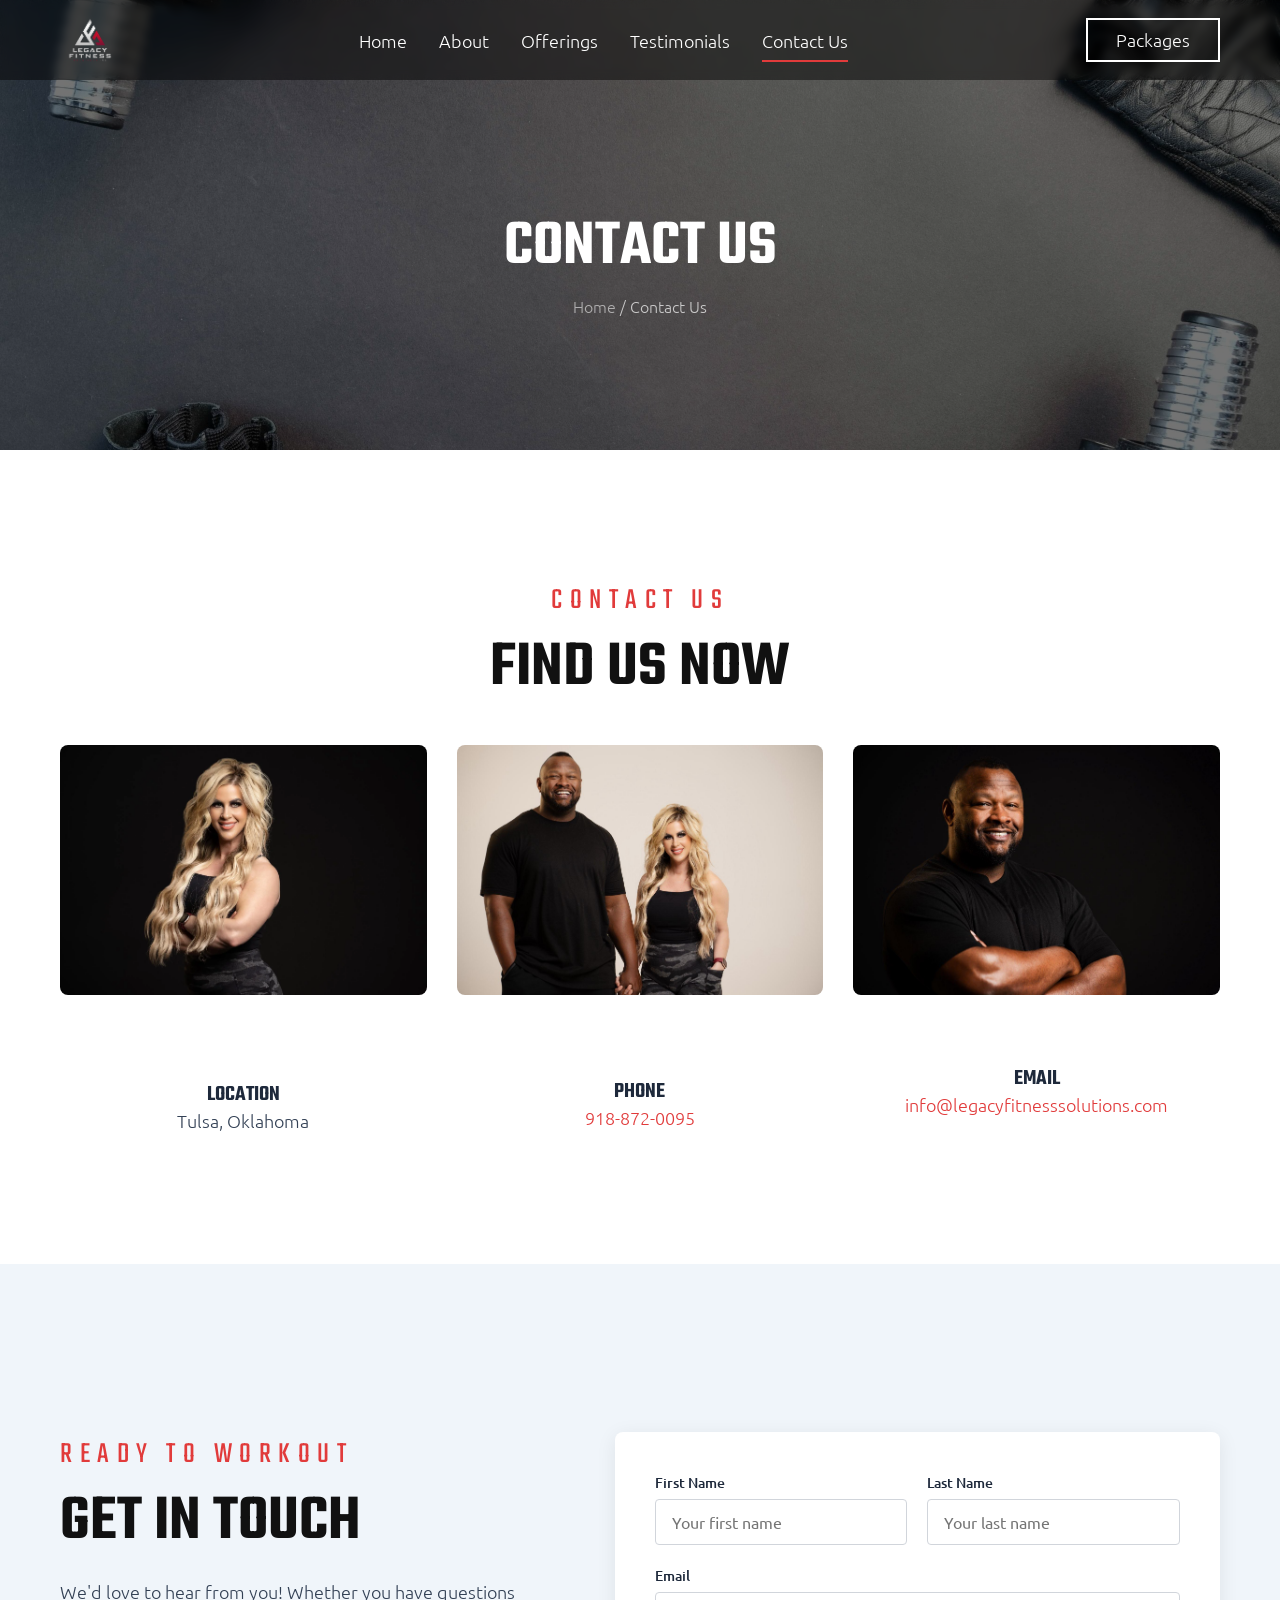
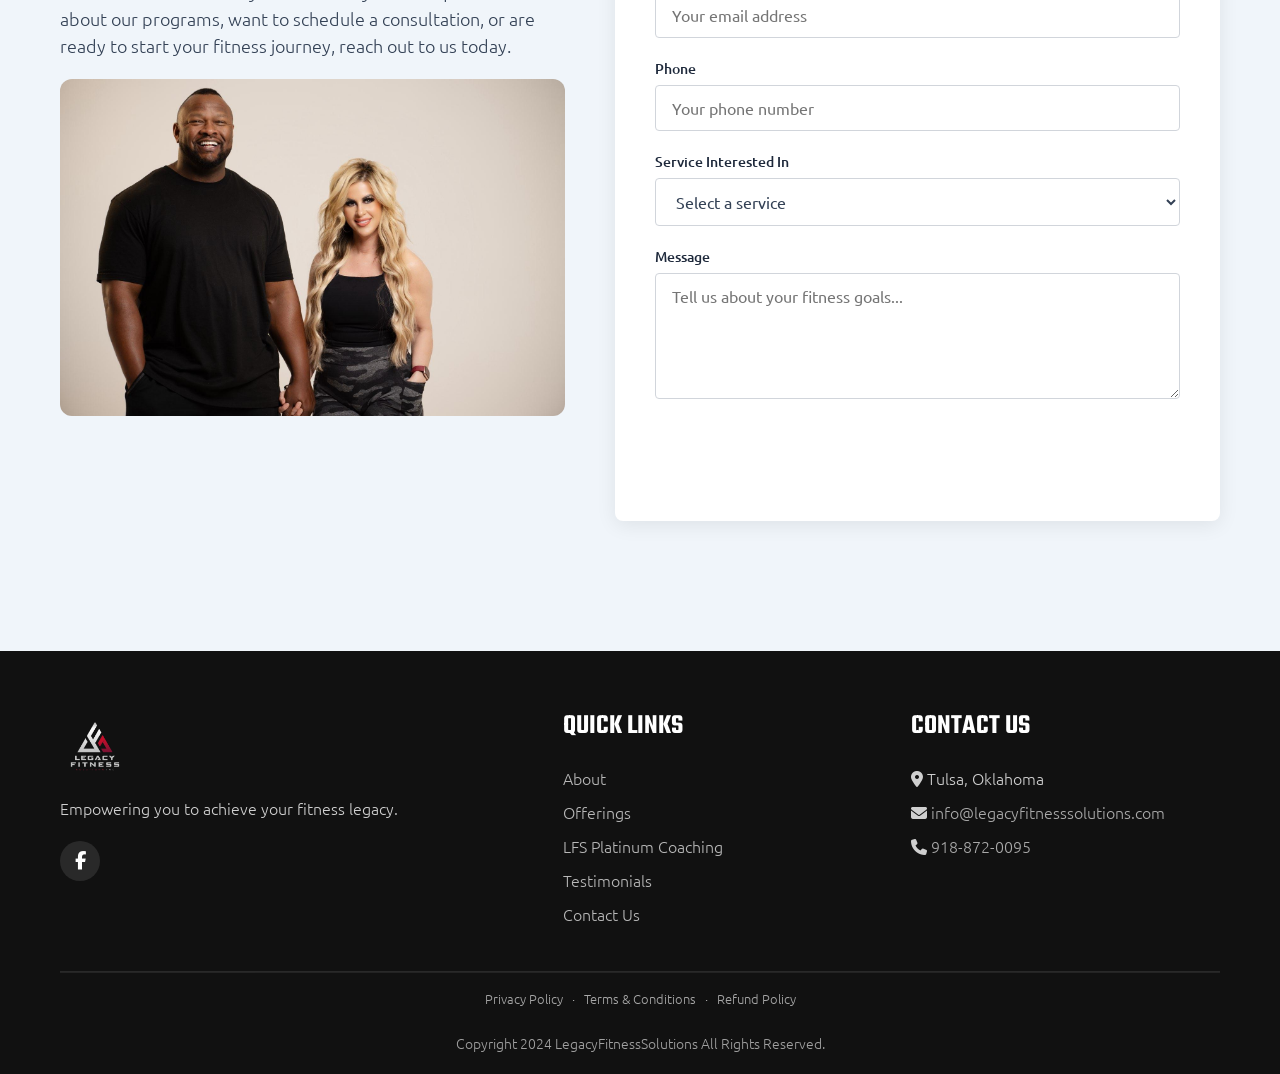
<file: contact.html>
<!DOCTYPE html>
<html lang="en">
<head>
  <meta charset="UTF-8">
  <meta name="viewport" content="width=device-width, initial-scale=1.0">
  <title>Contact Us - Legacy Fitness Solutions</title>
  <meta name="description" content="Get in touch with Legacy Fitness Solutions. Located in Tulsa, Oklahoma. Call 918-872-0095 or email info@legacyfitnesssolutions.com.">
  <link rel="icon" type="image/png" href="images/logo.png">
  <link rel="stylesheet" href="css/style.css">
  <link rel="stylesheet" href="https://cdnjs.cloudflare.com/ajax/libs/font-awesome/6.5.1/css/all.min.css">
</head>
<body>

  <!-- Header -->
  <header class="header">
    <div class="container">
      <a href="index.html" class="header-logo"><img src="images/logo.png" alt="Legacy Fitness Solutions"></a>
      <nav class="nav-menu">
        <a href="index.html">Home</a>
        <a href="about.html">About</a>
        <a href="offerings.html">Offerings</a>
        <a href="testimonials.html">Testimonials</a>
        <a href="contact.html" class="active">Contact Us</a>
      </nav>
      <div class="nav-cta"><a href="shop.html" class="btn btn-primary">Packages</a></div>
      <div class="mobile-toggle" aria-label="Toggle Menu"><span></span><span></span><span></span></div>
    </div>
  </header>

  <!-- Page Hero -->
  <section class="page-hero">
    <h1>Contact Us</h1>
    <p class="breadcrumb"><a href="index.html">Home</a> / Contact Us</p>
  </section>

  <!-- Contact Info Cards -->
  <section class="section">
    <div class="container text-center">
      <p class="section-label">Contact Us</p>
      <h2 class="section-title">Find Us Now</h2>
      <div style="display:grid;grid-template-columns:repeat(3,1fr);gap:30px;margin-top:40px;">
        <div class="animate-on-scroll" style="text-align:center;">
          <img src="images/photo-7-1.jpg" alt="Training" style="width:100%;height:250px;object-fit:cover;border-radius:8px;margin-bottom:20px;">
          <img src="images/location-icon.png" alt="Location" style="width:42px;height:58px;margin:0 auto 10px;">
          <h4 style="font-size:22px;text-transform:uppercase;">Location</h4>
          <p>Tulsa, Oklahoma</p>
        </div>
        <div class="animate-on-scroll" style="text-align:center;">
          <img src="images/photo-3-1.jpg" alt="Coaching" style="width:100%;height:250px;object-fit:cover;border-radius:8px;margin-bottom:20px;">
          <img src="images/phone-icon.png" alt="Phone" style="width:34px;height:55px;margin:0 auto 10px;">
          <h4 style="font-size:22px;text-transform:uppercase;">Phone</h4>
          <p><a href="tel:918-872-0095">918-872-0095</a></p>
        </div>
        <div class="animate-on-scroll" style="text-align:center;">
          <img src="images/photo-6-1.jpg" alt="Fitness" style="width:100%;height:250px;object-fit:cover;border-radius:8px;margin-bottom:20px;">
          <img src="images/email-icon.png" alt="Email" style="width:48px;height:42px;margin:0 auto 10px;">
          <h4 style="font-size:22px;text-transform:uppercase;">Email</h4>
          <p><a href="mailto:info@legacyfitnesssolutions.com">info@legacyfitnesssolutions.com</a></p>
        </div>
      </div>
    </div>
  </section>

  <!-- Contact Form -->
  <section class="section section-light">
    <div class="container">
      <div class="contact-grid">
        <div class="animate-on-scroll">
          <p class="section-label">Ready to Workout</p>
          <h2 class="section-title">Get in Touch</h2>
          <p style="margin-bottom:20px;">We'd love to hear from you! Whether you have questions about our programs, want to schedule a consultation, or are ready to start your fitness journey, reach out to us today.</p>
          <img src="images/photo-3-1.jpg" alt="Legacy Fitness" style="border-radius:12px;margin-top:20px;">
        </div>
        <div class="contact-form animate-on-scroll">
          <form action="https://formsubmit.co/info@legacyfitnesssolutions.com" method="POST">
            <input type="hidden" name="_subject" value="New Contact from Legacy Fitness Website">
            <input type="hidden" name="_captcha" value="false">
            <div class="form-row">
              <div class="form-group">
                <label for="firstName">First Name</label>
                <input type="text" id="firstName" name="firstName" placeholder="Your first name" required>
              </div>
              <div class="form-group">
                <label for="lastName">Last Name</label>
                <input type="text" id="lastName" name="lastName" placeholder="Your last name" required>
              </div>
            </div>
            <div class="form-group">
              <label for="email">Email</label>
              <input type="email" id="email" name="email" placeholder="Your email address" required>
            </div>
            <div class="form-group">
              <label for="phone">Phone</label>
              <input type="tel" id="phone" name="phone" placeholder="Your phone number">
            </div>
            <div class="form-group">
              <label for="service">Service Interested In</label>
              <select id="service" name="service">
                <option value="">Select a service</option>
                <option value="One-On-One Coaching">One-On-One Coaching</option>
                <option value="Online App">Online App</option>
                <option value="Nutrition Coaching">Nutrition Coaching</option>
                <option value="LFS Platinum Coaching">LFS Platinum Coaching</option>
              </select>
            </div>
            <div class="form-group">
              <label for="message">Message</label>
              <textarea id="message" name="message" placeholder="Tell us about your fitness goals..." rows="5"></textarea>
            </div>
            <button type="submit" class="btn btn-primary" style="width:100%;">Send Message</button>
          </form>
        </div>
      </div>
    </div>
  </section>

  <!-- Footer -->
  <footer class="footer">
    <div class="container">
      <div class="footer-grid">
        <div class="footer-brand">
          <img src="images/logo.png" alt="Legacy Fitness Solutions">
          <p>Empowering you to achieve your fitness legacy.</p>
          <div class="footer-social">
            <a href="https://www.facebook.com/share/e2A4c9sJseLJMTop/" target="_blank" rel="noopener" aria-label="Facebook"><i class="fab fa-facebook-f"></i></a>
          </div>
        </div>
        <div>
          <h4>Quick Links</h4>
          <div class="footer-links">
            <a href="about.html">About</a>
            <a href="offerings.html">Offerings</a>
            <a href="lfs-platinum-coaching.html">LFS Platinum Coaching</a>
            <a href="testimonials.html">Testimonials</a>
            <a href="contact.html">Contact Us</a>
          </div>
        </div>
        <div>
          <h4>Contact Us</h4>
          <div class="footer-contact">
            <p><i class="fas fa-map-marker-alt"></i> Tulsa, Oklahoma</p>
            <p><i class="fas fa-envelope"></i> <a href="mailto:info@legacyfitnesssolutions.com">info@legacyfitnesssolutions.com</a></p>
            <p><i class="fas fa-phone"></i> <a href="tel:918-872-0095">918-872-0095</a></p>
          </div>
        </div>
      </div>
      <div class="footer-legal"><a href="privacy-policy.html">Privacy Policy</a> &middot; <a href="terms-and-conditions.html">Terms &amp; Conditions</a> &middot; <a href="refund-policy.html">Refund Policy</a></div>
      <div class="footer-bottom">
        <p>Copyright 2024 LegacyFitnessSolutions All Rights Reserved.</p>
      </div>
    </div>
  </footer>

  <button class="scroll-top" aria-label="Scroll to top"><i class="fas fa-arrow-up"></i></button>
  <script src="js/main.js"></script>
  <!-- GoHighLevel chat widget -->
  <script src="https://widgets.leadconnectorhq.com/loader.js" data-resources-url="https://widgets.leadconnectorhq.com/chat-widget/loader.js" data-widget-id="69f66f60cc1c63c1edb7273f" data-source="WEB_USER"></script>
</body>
</html>
</file>
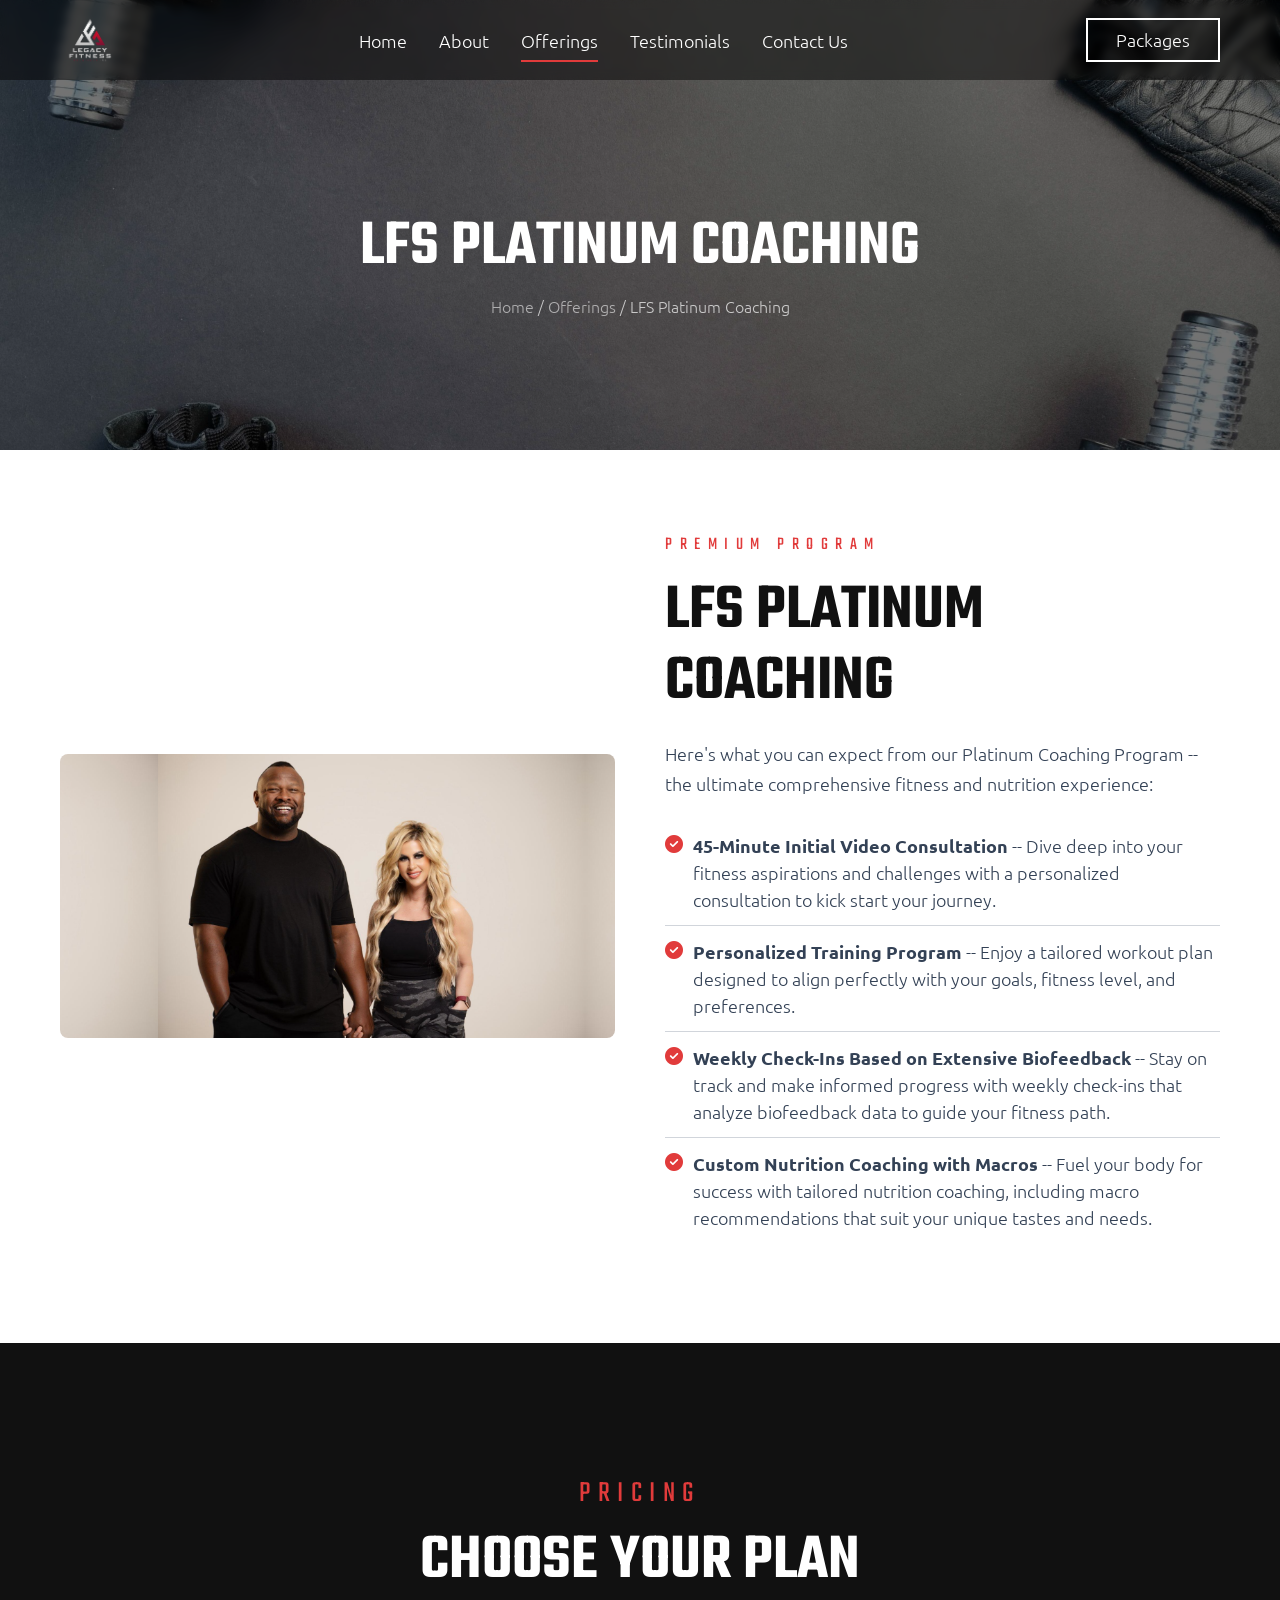
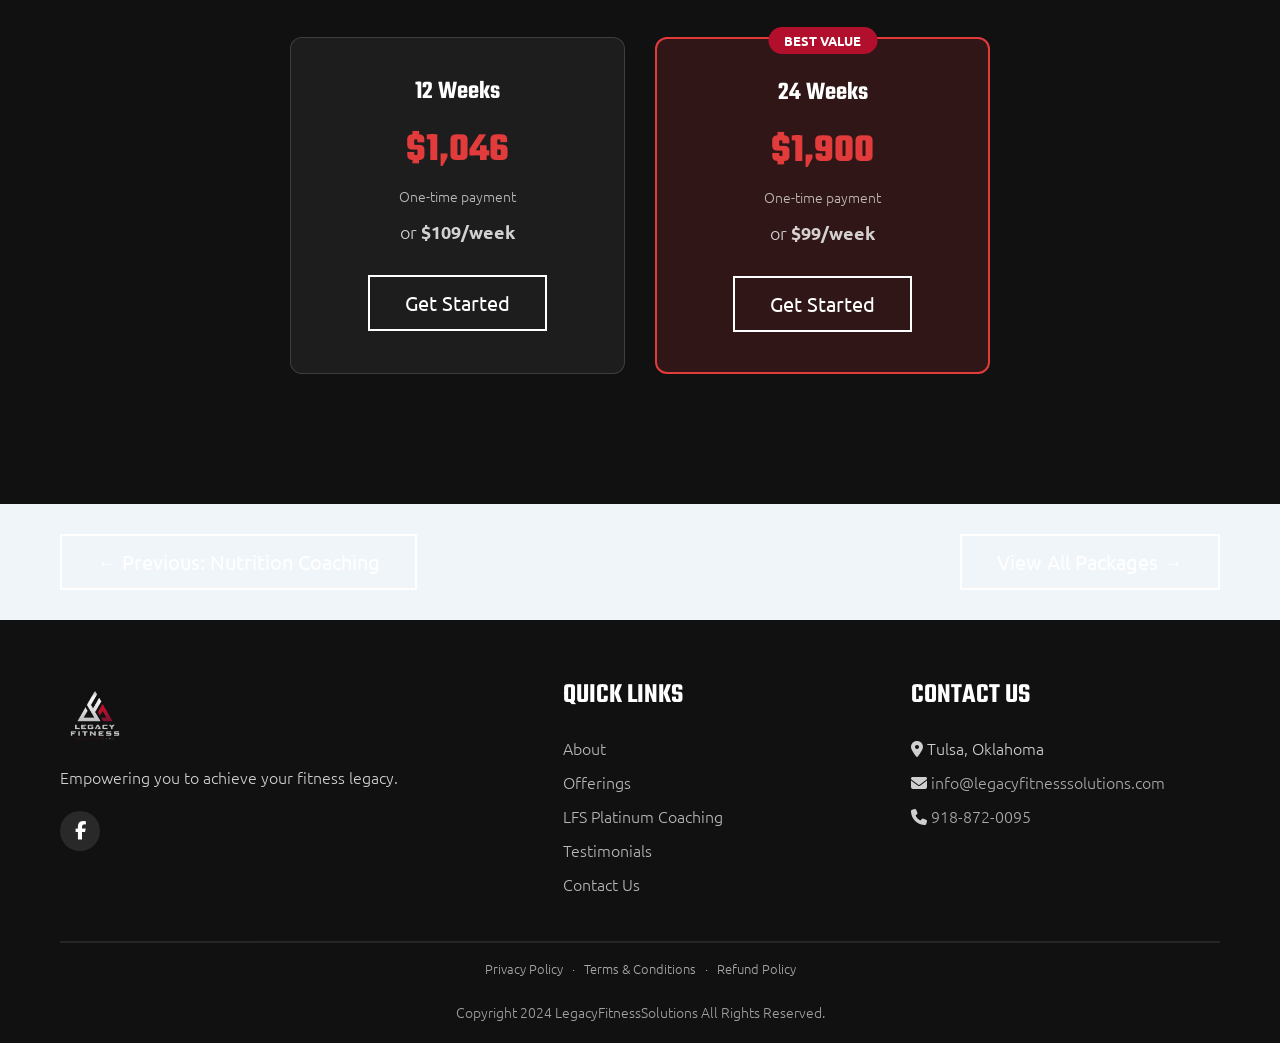
<file: lfs-platinum-coaching.html>
<!DOCTYPE html>
<html lang="en">
<head>
  <meta charset="UTF-8">
  <meta name="viewport" content="width=device-width, initial-scale=1.0">
  <title>LFS Platinum Coaching - Legacy Fitness Solutions</title>
  <meta name="description" content="Our Platinum Coaching Program -- the ultimate comprehensive fitness and nutrition experience with personalized training, nutrition coaching, and weekly check-ins.">
  <link rel="icon" type="image/png" href="images/logo.png">
  <link rel="stylesheet" href="css/style.css">
  <link rel="stylesheet" href="https://cdnjs.cloudflare.com/ajax/libs/font-awesome/6.5.1/css/all.min.css">
</head>
<body>

  <header class="header">
    <div class="container">
      <a href="index.html" class="header-logo"><img src="images/logo.png" alt="Legacy Fitness Solutions"></a>
      <nav class="nav-menu">
        <a href="index.html">Home</a><a href="about.html">About</a><a href="offerings.html" class="active">Offerings</a><a href="testimonials.html">Testimonials</a><a href="contact.html">Contact Us</a>
      </nav>
      <div class="nav-cta"><a href="shop.html" class="btn btn-primary">Packages</a></div>
      <div class="mobile-toggle" aria-label="Toggle Menu"><span></span><span></span><span></span></div>
    </div>
  </header>

  <section class="page-hero">
    <h1>LFS Platinum Coaching</h1>
    <p class="breadcrumb"><a href="index.html">Home</a> / <a href="offerings.html">Offerings</a> / LFS Platinum Coaching</p>
  </section>

  <section class="content-section">
    <div class="container">
      <div class="content-grid">
        <div class="content-image animate-on-scroll">
          <img src="images/lfs-coaching.png" alt="LFS Platinum Coaching">
        </div>
        <div class="content-text animate-on-scroll">
          <p class="section-label">Premium Program</p>
          <h2 class="section-title">LFS Platinum Coaching</h2>
          <p>Here's what you can expect from our Platinum Coaching Program -- the ultimate comprehensive fitness and nutrition experience:</p>
          <ul style="list-style:none;margin:20px 0;">
            <li style="padding:12px 0;border-bottom:1px solid var(--border);display:flex;align-items:flex-start;gap:10px;">
              <i class="fas fa-check-circle" style="color:var(--primary);margin-top:4px;"></i>
              <span><strong>45-Minute Initial Video Consultation</strong> -- Dive deep into your fitness aspirations and challenges with a personalized consultation to kick start your journey.</span>
            </li>
            <li style="padding:12px 0;border-bottom:1px solid var(--border);display:flex;align-items:flex-start;gap:10px;">
              <i class="fas fa-check-circle" style="color:var(--primary);margin-top:4px;"></i>
              <span><strong>Personalized Training Program</strong> -- Enjoy a tailored workout plan designed to align perfectly with your goals, fitness level, and preferences.</span>
            </li>
            <li style="padding:12px 0;border-bottom:1px solid var(--border);display:flex;align-items:flex-start;gap:10px;">
              <i class="fas fa-check-circle" style="color:var(--primary);margin-top:4px;"></i>
              <span><strong>Weekly Check-Ins Based on Extensive Biofeedback</strong> -- Stay on track and make informed progress with weekly check-ins that analyze biofeedback data to guide your fitness path.</span>
            </li>
            <li style="padding:12px 0;display:flex;align-items:flex-start;gap:10px;">
              <i class="fas fa-check-circle" style="color:var(--primary);margin-top:4px;"></i>
              <span><strong>Custom Nutrition Coaching with Macros</strong> -- Fuel your body for success with tailored nutrition coaching, including macro recommendations that suit your unique tastes and needs.</span>
            </li>
          </ul>
        </div>
      </div>
    </div>
  </section>

  <!-- Pricing -->
  <section class="section section-dark">
    <div class="container text-center">
      <p class="section-label">Pricing</p>
      <h2 class="section-title">Choose Your Plan</h2>
      <div style="display:grid;grid-template-columns:repeat(2,1fr);gap:30px;max-width:700px;margin:40px auto 0;">
        <div style="background:rgba(255,255,255,0.05);border:1px solid rgba(255,255,255,0.15);border-radius:12px;padding:40px 30px;text-align:center;">
          <h3 style="color:var(--white);font-size:1.6rem;margin-bottom:5px;">12 Weeks</h3>
          <p style="font-size:2.5rem;font-family:var(--font-heading);font-weight:700;color:var(--primary);margin:15px 0 5px;">$1,046</p>
          <p style="opacity:0.7;font-size:0.9rem;">One-time payment</p>
          <p style="margin-top:10px;opacity:0.8;">or <strong>$109/week</strong></p>
          <a href="contact.html" class="btn btn-primary mt-30">Get Started</a>
        </div>
        <div style="background:rgba(225,59,59,0.15);border:2px solid var(--primary);border-radius:12px;padding:40px 30px;text-align:center;position:relative;">
          <span style="position:absolute;top:-12px;left:50%;transform:translateX(-50%);background:var(--red);color:var(--white);padding:4px 16px;border-radius:20px;font-size:0.8rem;font-weight:600;">BEST VALUE</span>
          <h3 style="color:var(--white);font-size:1.6rem;margin-bottom:5px;">24 Weeks</h3>
          <p style="font-size:2.5rem;font-family:var(--font-heading);font-weight:700;color:var(--primary);margin:15px 0 5px;">$1,900</p>
          <p style="opacity:0.7;font-size:0.9rem;">One-time payment</p>
          <p style="margin-top:10px;opacity:0.8;">or <strong>$99/week</strong></p>
          <a href="contact.html" class="btn btn-primary mt-30">Get Started</a>
        </div>
      </div>
    </div>
  </section>

  <section class="section section-light" style="padding:30px 0;">
    <div class="container" style="display:flex;justify-content:space-between;">
      <a href="nutrition-coaching.html" class="btn btn-primary">&larr; Previous: Nutrition Coaching</a>
      <a href="shop.html" class="btn btn-primary">View All Packages &rarr;</a>
    </div>
  </section>

  <footer class="footer">
    <div class="container">
      <div class="footer-grid">
        <div class="footer-brand">
          <img src="images/logo.png" alt="Legacy Fitness Solutions">
          <p>Empowering you to achieve your fitness legacy.</p>
          <div class="footer-social"><a href="https://www.facebook.com/share/e2A4c9sJseLJMTop/" target="_blank" rel="noopener" aria-label="Facebook"><i class="fab fa-facebook-f"></i></a></div>
        </div>
        <div><h4>Quick Links</h4><div class="footer-links"><a href="about.html">About</a><a href="offerings.html">Offerings</a><a href="lfs-platinum-coaching.html">LFS Platinum Coaching</a><a href="testimonials.html">Testimonials</a><a href="contact.html">Contact Us</a></div></div>
        <div><h4>Contact Us</h4><div class="footer-contact"><p><i class="fas fa-map-marker-alt"></i> Tulsa, Oklahoma</p><p><i class="fas fa-envelope"></i> <a href="mailto:info@legacyfitnesssolutions.com">info@legacyfitnesssolutions.com</a></p><p><i class="fas fa-phone"></i> <a href="tel:918-872-0095">918-872-0095</a></p></div></div>
      </div>
      <div class="footer-legal"><a href="privacy-policy.html">Privacy Policy</a> &middot; <a href="terms-and-conditions.html">Terms &amp; Conditions</a> &middot; <a href="refund-policy.html">Refund Policy</a></div>
      <div class="footer-bottom"><p>Copyright 2024 LegacyFitnessSolutions All Rights Reserved.</p></div>
    </div>
  </footer>
  <button class="scroll-top" aria-label="Scroll to top"><i class="fas fa-arrow-up"></i></button>
  <script src="js/main.js"></script>
  <!-- GoHighLevel chat widget -->
  <script src="https://widgets.leadconnectorhq.com/loader.js" data-resources-url="https://widgets.leadconnectorhq.com/chat-widget/loader.js" data-widget-id="69f66f60cc1c63c1edb7273f" data-source="WEB_USER"></script>
</body>
</html>
</file>
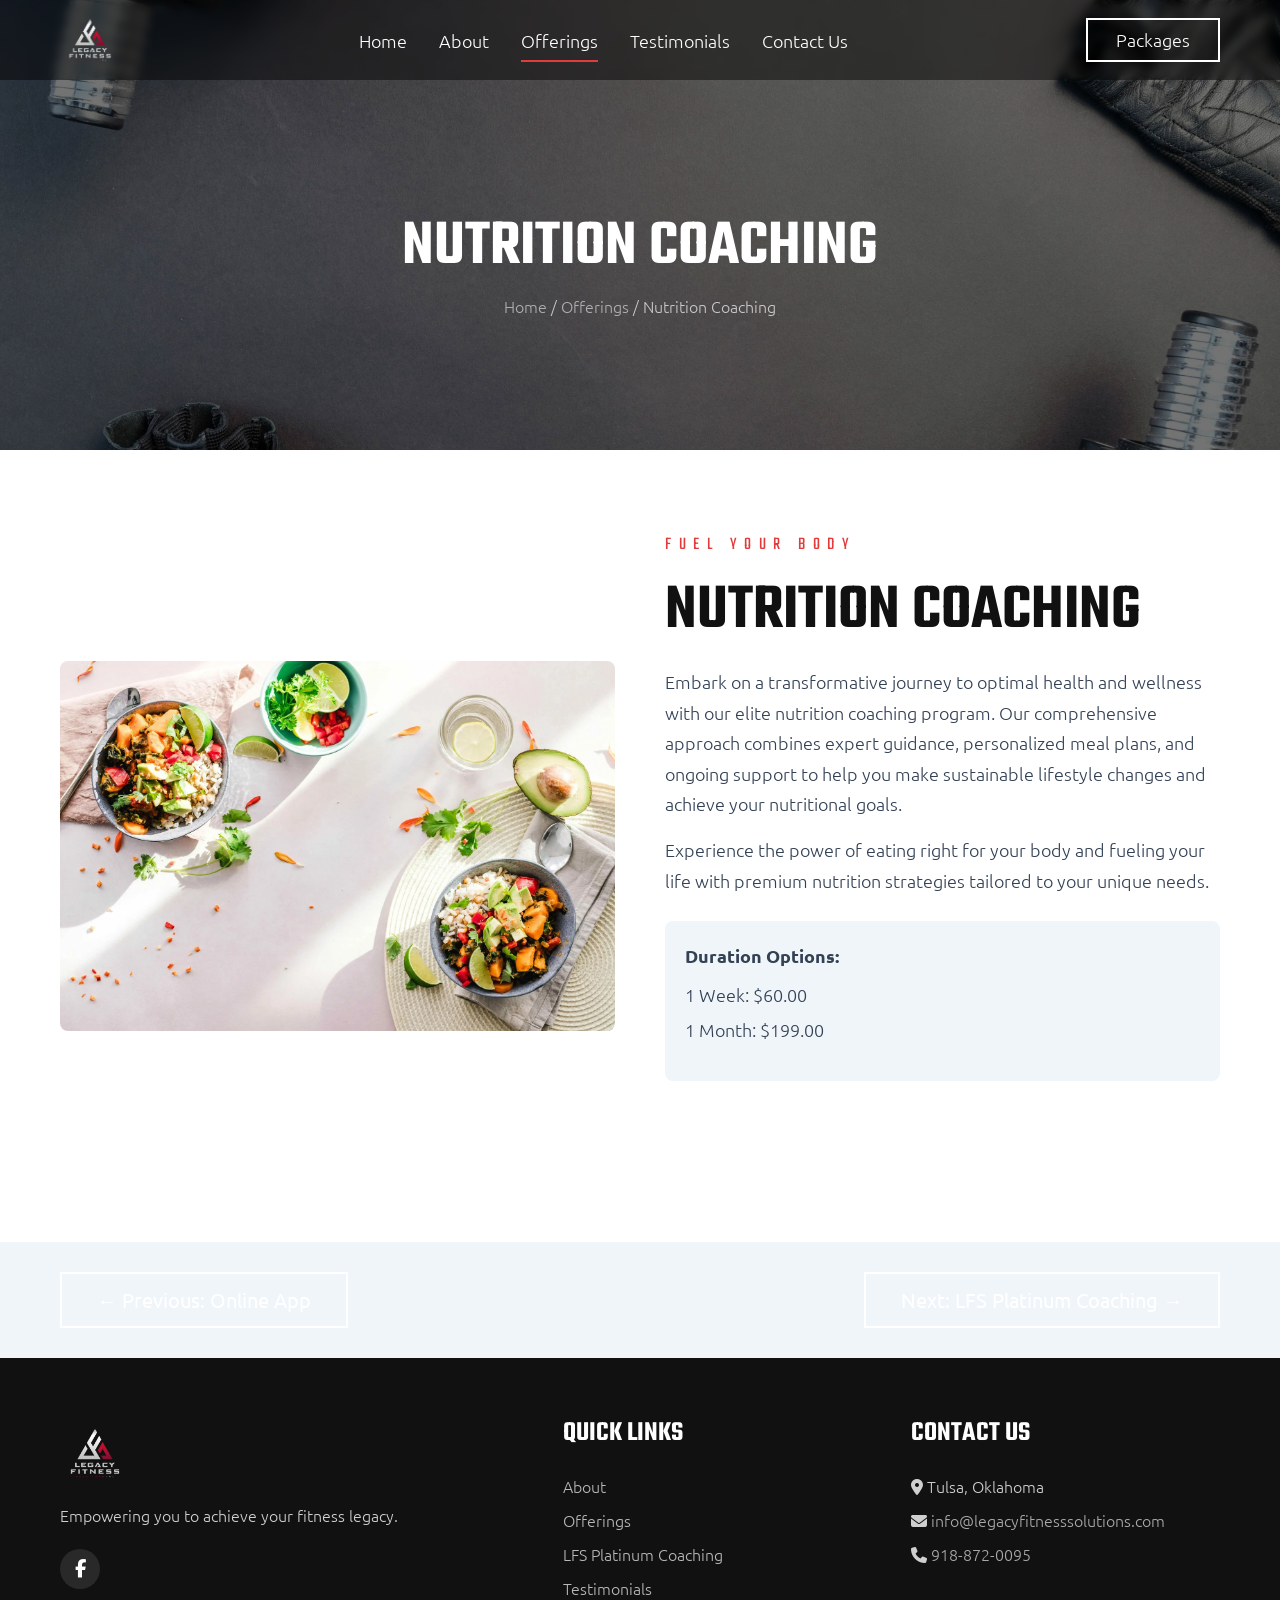
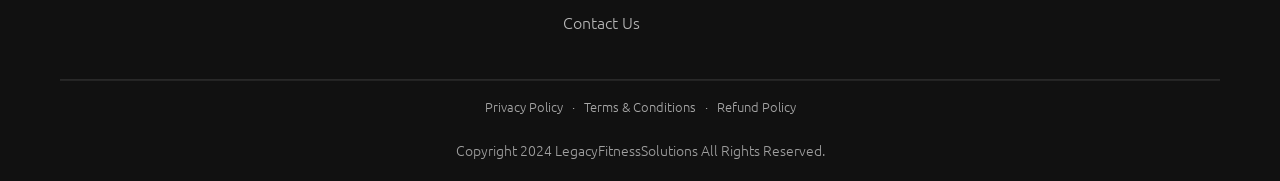
<file: nutrition-coaching.html>
<!DOCTYPE html>
<html lang="en">
<head>
  <meta charset="UTF-8">
  <meta name="viewport" content="width=device-width, initial-scale=1.0">
  <title>Nutrition Coaching - Legacy Fitness Solutions</title>
  <meta name="description" content="Embark on a transformative journey to optimal health and wellness with our elite nutrition coaching program.">
  <link rel="icon" type="image/png" href="images/logo.png">
  <link rel="stylesheet" href="css/style.css">
  <link rel="stylesheet" href="https://cdnjs.cloudflare.com/ajax/libs/font-awesome/6.5.1/css/all.min.css">
</head>
<body>

  <header class="header">
    <div class="container">
      <a href="index.html" class="header-logo"><img src="images/logo.png" alt="Legacy Fitness Solutions"></a>
      <nav class="nav-menu">
        <a href="index.html">Home</a><a href="about.html">About</a><a href="offerings.html" class="active">Offerings</a><a href="testimonials.html">Testimonials</a><a href="contact.html">Contact Us</a>
      </nav>
      <div class="nav-cta"><a href="shop.html" class="btn btn-primary">Packages</a></div>
      <div class="mobile-toggle" aria-label="Toggle Menu"><span></span><span></span><span></span></div>
    </div>
  </header>

  <section class="page-hero">
    <h1>Nutrition Coaching</h1>
    <p class="breadcrumb"><a href="index.html">Home</a> / <a href="offerings.html">Offerings</a> / Nutrition Coaching</p>
  </section>

  <section class="content-section">
    <div class="container">
      <div class="content-grid">
        <div class="content-image animate-on-scroll">
          <img src="images/nutrition-coaching.jpg" alt="Nutrition Coaching">
        </div>
        <div class="content-text animate-on-scroll">
          <p class="section-label">Fuel Your Body</p>
          <h2 class="section-title">Nutrition Coaching</h2>
          <p>Embark on a transformative journey to optimal health and wellness with our elite nutrition coaching program. Our comprehensive approach combines expert guidance, personalized meal plans, and ongoing support to help you make sustainable lifestyle changes and achieve your nutritional goals.</p>
          <p>Experience the power of eating right for your body and fueling your life with premium nutrition strategies tailored to your unique needs.</p>
          <div style="margin:25px 0;padding:20px;background:var(--light-bg);border-radius:8px;">
            <p style="margin-bottom:8px;"><strong>Duration Options:</strong></p>
            <p style="margin-bottom:5px;">1 Week: $60.00</p>
            <p>1 Month: $199.00</p>
          </div>
          <a href="contact.html" class="btn btn-primary">Get Started</a>
        </div>
      </div>
    </div>
  </section>

  <section class="section section-light" style="padding:30px 0;">
    <div class="container" style="display:flex;justify-content:space-between;">
      <a href="online-app.html" class="btn btn-primary">&larr; Previous: Online App</a>
      <a href="lfs-platinum-coaching.html" class="btn btn-primary">Next: LFS Platinum Coaching &rarr;</a>
    </div>
  </section>

  <footer class="footer">
    <div class="container">
      <div class="footer-grid">
        <div class="footer-brand">
          <img src="images/logo.png" alt="Legacy Fitness Solutions">
          <p>Empowering you to achieve your fitness legacy.</p>
          <div class="footer-social"><a href="https://www.facebook.com/share/e2A4c9sJseLJMTop/" target="_blank" rel="noopener" aria-label="Facebook"><i class="fab fa-facebook-f"></i></a></div>
        </div>
        <div><h4>Quick Links</h4><div class="footer-links"><a href="about.html">About</a><a href="offerings.html">Offerings</a><a href="lfs-platinum-coaching.html">LFS Platinum Coaching</a><a href="testimonials.html">Testimonials</a><a href="contact.html">Contact Us</a></div></div>
        <div><h4>Contact Us</h4><div class="footer-contact"><p><i class="fas fa-map-marker-alt"></i> Tulsa, Oklahoma</p><p><i class="fas fa-envelope"></i> <a href="mailto:info@legacyfitnesssolutions.com">info@legacyfitnesssolutions.com</a></p><p><i class="fas fa-phone"></i> <a href="tel:918-872-0095">918-872-0095</a></p></div></div>
      </div>
      <div class="footer-legal"><a href="privacy-policy.html">Privacy Policy</a> &middot; <a href="terms-and-conditions.html">Terms &amp; Conditions</a> &middot; <a href="refund-policy.html">Refund Policy</a></div>
      <div class="footer-bottom"><p>Copyright 2024 LegacyFitnessSolutions All Rights Reserved.</p></div>
    </div>
  </footer>
  <button class="scroll-top" aria-label="Scroll to top"><i class="fas fa-arrow-up"></i></button>
  <script src="js/main.js"></script>
  <!-- GoHighLevel chat widget -->
  <script src="https://widgets.leadconnectorhq.com/loader.js" data-resources-url="https://widgets.leadconnectorhq.com/chat-widget/loader.js" data-widget-id="69f66f60cc1c63c1edb7273f" data-source="WEB_USER"></script>
</body>
</html>
</file>
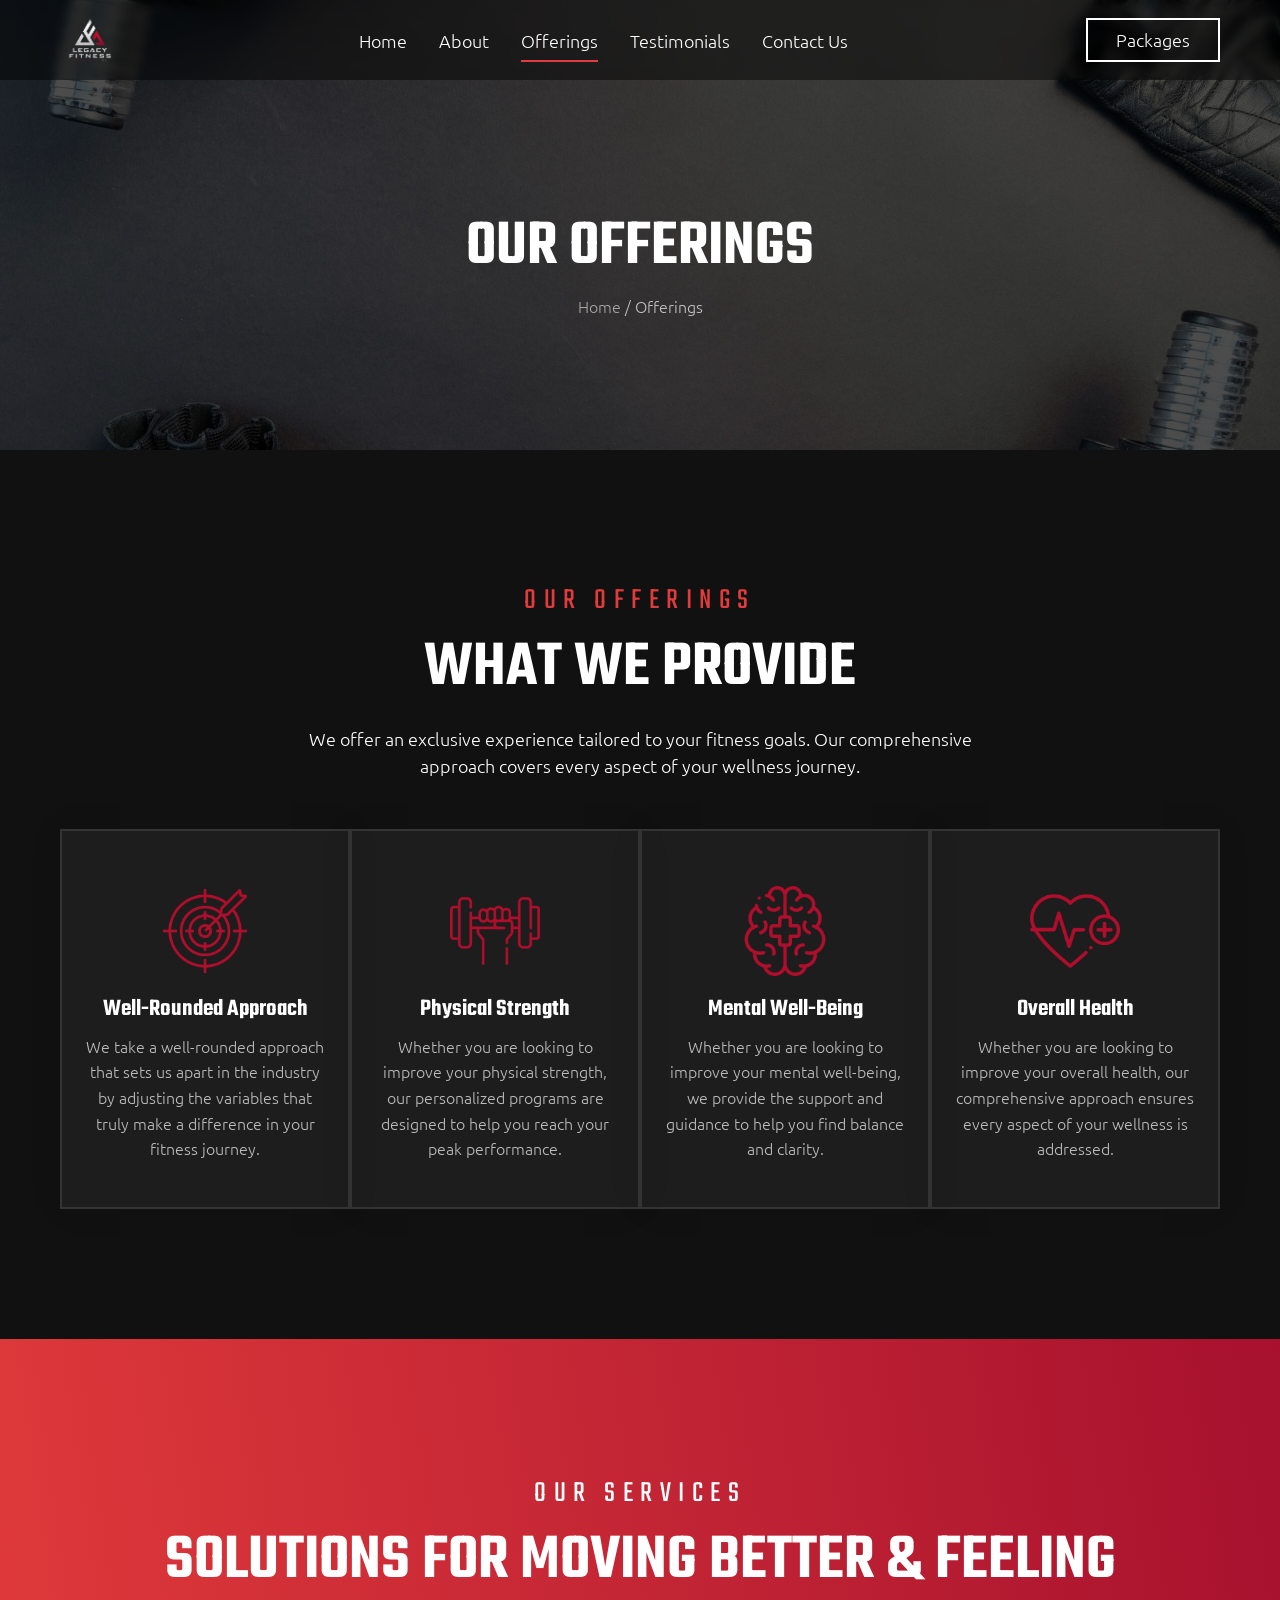
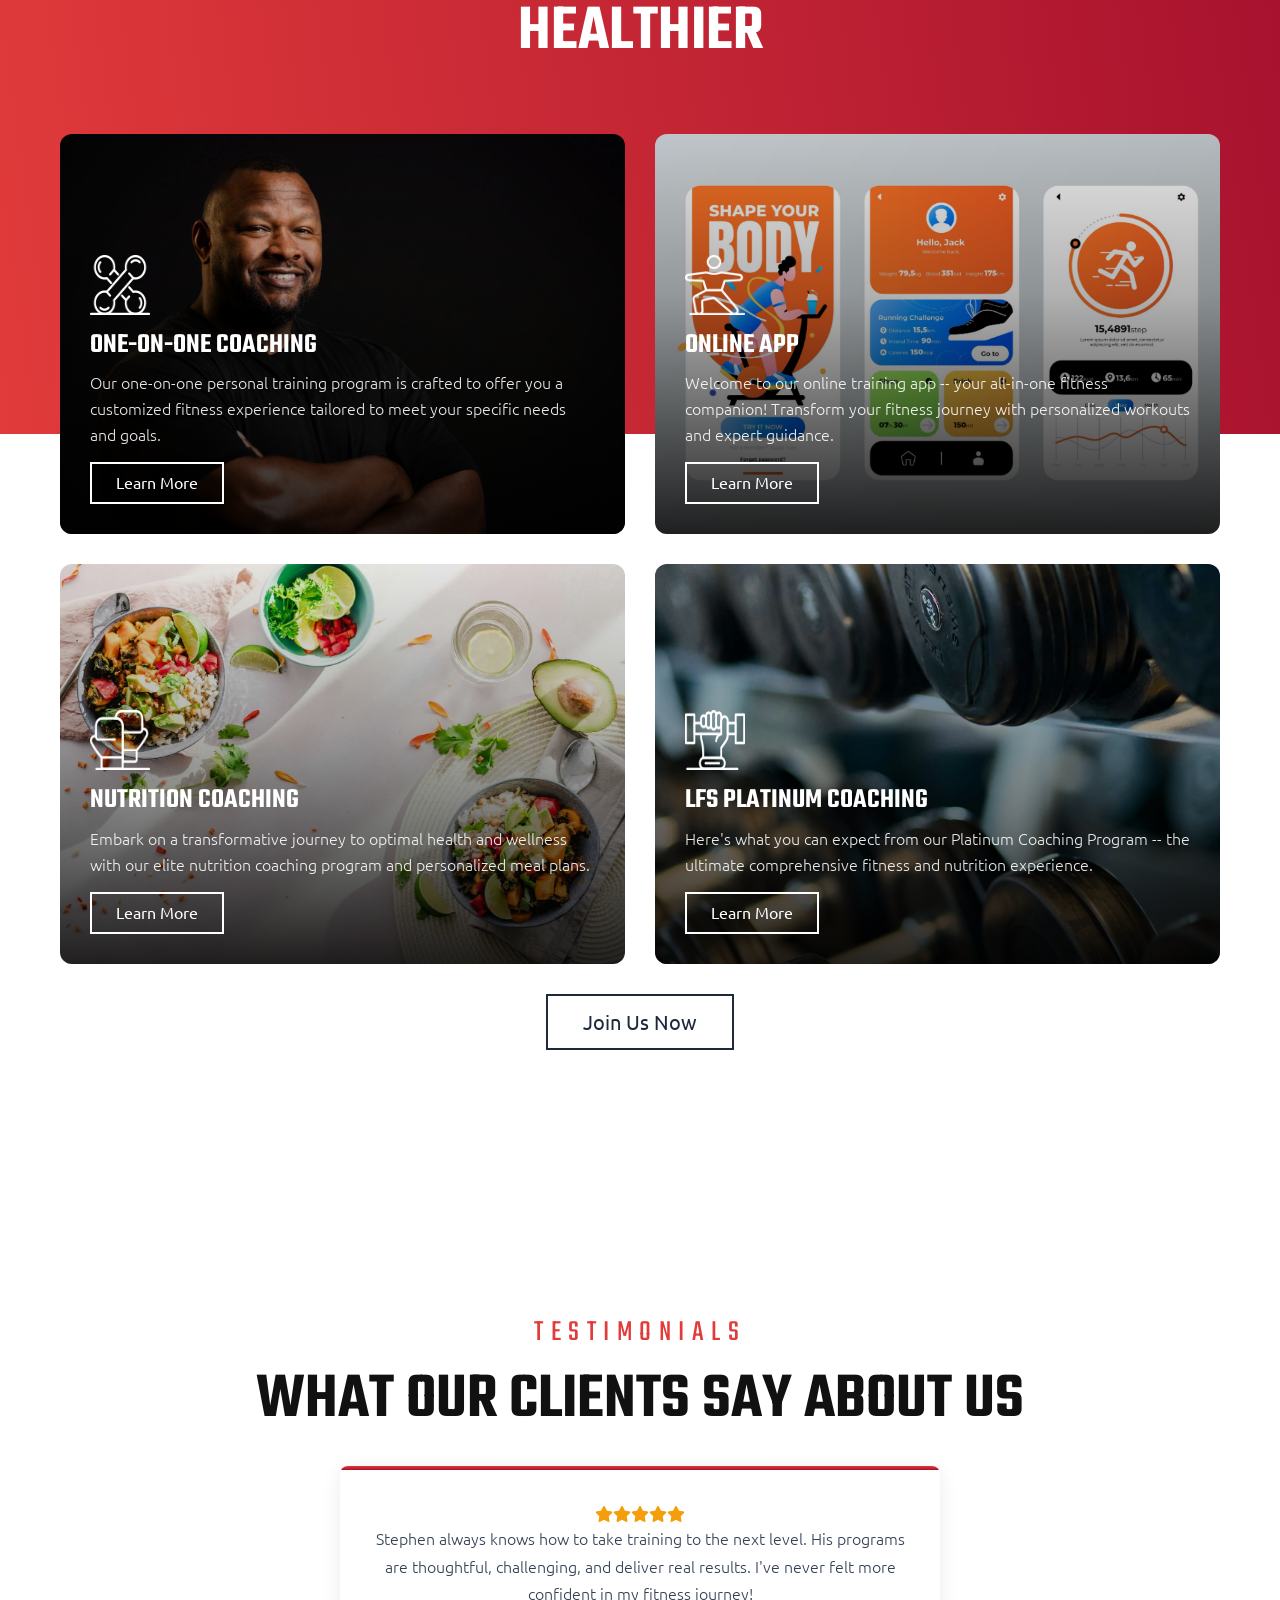
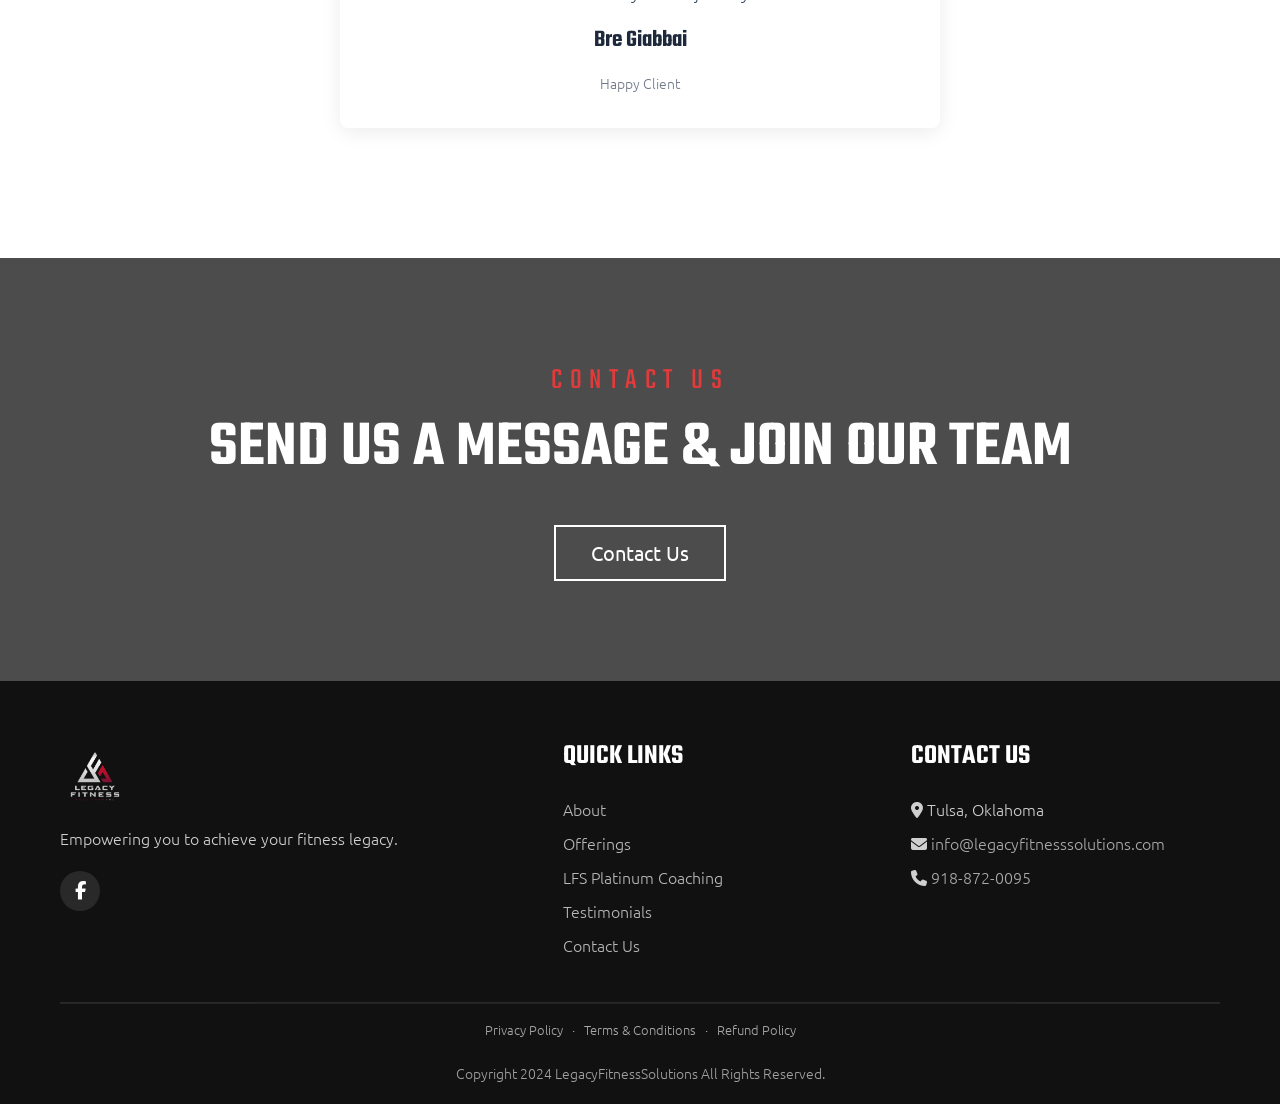
<file: offerings.html>
<!DOCTYPE html>
<html lang="en">
<head>
  <meta charset="UTF-8">
  <meta name="viewport" content="width=device-width, initial-scale=1.0">
  <title>Offerings - Legacy Fitness Solutions</title>
  <meta name="description" content="Explore our fitness offerings including one-on-one coaching, online app, nutrition coaching, and LFS Platinum Coaching.">
  <link rel="icon" type="image/png" href="images/logo.png">
  <link rel="stylesheet" href="css/style.css">
  <link rel="stylesheet" href="https://cdnjs.cloudflare.com/ajax/libs/font-awesome/6.5.1/css/all.min.css">
</head>
<body>

  <!-- Header -->
  <header class="header">
    <div class="container">
      <a href="index.html" class="header-logo"><img src="images/logo.png" alt="Legacy Fitness Solutions"></a>
      <nav class="nav-menu">
        <a href="index.html">Home</a>
        <a href="about.html">About</a>
        <a href="offerings.html" class="active">Offerings</a>
        <a href="testimonials.html">Testimonials</a>
        <a href="contact.html">Contact Us</a>
      </nav>
      <div class="nav-cta"><a href="shop.html" class="btn btn-primary">Packages</a></div>
      <div class="mobile-toggle" aria-label="Toggle Menu"><span></span><span></span><span></span></div>
    </div>
  </header>

  <!-- Page Hero -->
  <section class="page-hero" style="background-image:linear-gradient(rgba(0,0,0,0.7),rgba(0,0,0,0.7)),url('images/offerings-hero.jpg');background-size:cover;background-position:center;">
    <h1>Our Offerings</h1>
    <p class="breadcrumb"><a href="index.html">Home</a> / Offerings</p>
  </section>

  <!-- What We Provide -->
  <section class="section section-dark">
    <div class="container text-center">
      <p class="section-label">Our Offerings</p>
      <h2 class="section-title">What We Provide</h2>
      <p class="section-text" style="margin:0 auto 40px;">We offer an exclusive experience tailored to your fitness goals. Our comprehensive approach covers every aspect of your wellness journey.</p>
      <div class="features-grid">
        <div class="feature-card animate-on-scroll">
          <img src="images/approach.png" alt="Well-Rounded Approach">
          <h3>Well-Rounded Approach</h3>
          <p>We take a well-rounded approach that sets us apart in the industry by adjusting the variables that truly make a difference in your fitness journey.</p>
        </div>
        <div class="feature-card animate-on-scroll">
          <img src="images/physical-strength.png" alt="Physical Strength">
          <h3>Physical Strength</h3>
          <p>Whether you are looking to improve your physical strength, our personalized programs are designed to help you reach your peak performance.</p>
        </div>
        <div class="feature-card animate-on-scroll">
          <img src="images/mental-health.png" alt="Mental Well-Being">
          <h3>Mental Well-Being</h3>
          <p>Whether you are looking to improve your mental well-being, we provide the support and guidance to help you find balance and clarity.</p>
        </div>
        <div class="feature-card animate-on-scroll">
          <img src="images/overall-health.png" alt="Overall Health">
          <h3>Overall Health</h3>
          <p>Whether you are looking to improve your overall health, our comprehensive approach ensures every aspect of your wellness is addressed.</p>
        </div>
      </div>
    </div>
  </section>

  <!-- Services -->
  <div class="services-header">
    <div class="container text-center">
      <p class="section-label" style="color:var(--white);">Our Services</p>
      <h2 class="section-title" style="color:var(--white);">Solutions for Moving Better &amp; Feeling Healthier</h2>
    </div>
  </div>
  <section class="services-cards">
    <div class="container">
      <div class="services-grid">
        <div class="service-card animate-on-scroll">
          <img src="images/photo-6-1.jpg" alt="One-On-One Coaching" class="service-bg">
          <div class="service-card-content">
            <img src="images/personal-training-icon.png" alt="" class="service-icon">
            <h3>One-On-One Coaching</h3>
            <p>Our one-on-one personal training program is crafted to offer you a customized fitness experience tailored to meet your specific needs and goals.</p>
            <a href="one-on-one.html" class="btn btn-outline">Learn More</a>
          </div>
        </div>
        <div class="service-card animate-on-scroll">
          <img src="images/onlineapppageimage.png" alt="Online App" class="service-bg">
          <div class="service-card-content">
            <img src="images/yoga-lesson-icon.png" alt="" class="service-icon">
            <h3>Online App</h3>
            <p>Welcome to our online training app -- your all-in-one fitness companion! Transform your fitness journey with personalized workouts and expert guidance.</p>
            <a href="online-app.html" class="btn btn-outline">Learn More</a>
          </div>
        </div>
        <div class="service-card animate-on-scroll">
          <img src="images/nutrition-coaching.jpg" alt="Nutrition Coaching" class="service-bg">
          <div class="service-card-content">
            <img src="images/boxing-material-icon.png" alt="" class="service-icon">
            <h3>Nutrition Coaching</h3>
            <p>Embark on a transformative journey to optimal health and wellness with our elite nutrition coaching program and personalized meal plans.</p>
            <a href="nutrition-coaching.html" class="btn btn-outline">Learn More</a>
          </div>
        </div>
        <div class="service-card animate-on-scroll">
          <img src="images/about.jpg" alt="LFS Platinum Coaching" class="service-bg">
          <div class="service-card-content">
            <img src="images/online-coaching-icon.png" alt="" class="service-icon">
            <h3>LFS Platinum Coaching</h3>
            <p>Here's what you can expect from our Platinum Coaching Program -- the ultimate comprehensive fitness and nutrition experience.</p>
            <a href="lfs-platinum-coaching.html" class="btn btn-outline">Learn More</a>
          </div>
        </div>
      </div>
      <div class="text-center mt-30">
        <a href="shop.html" class="btn btn-dark">Join Us Now</a>
      </div>
    </div>
  </section>

  <!-- Testimonial -->
  <section class="section">
    <div class="container text-center">
      <p class="section-label">Testimonials</p>
      <h2 class="section-title">What Our Clients Say About Us</h2>
      <div class="testimonials-grid" style="max-width:600px;margin:30px auto 0;grid-template-columns:1fr;">
        <div class="testimonial-card animate-on-scroll">
          <div class="testimonial-stars"><i class="fas fa-star"></i><i class="fas fa-star"></i><i class="fas fa-star"></i><i class="fas fa-star"></i><i class="fas fa-star"></i></div>
          <p class="testimonial-text">Stephen always knows how to take training to the next level. His programs are thoughtful, challenging, and deliver real results. I've never felt more confident in my fitness journey!</p>
          <p class="testimonial-author">Bre Giabbai</p>
          <p style="font-size:0.85rem;color:var(--text);opacity:0.7;">Happy Client</p>
        </div>
      </div>
    </div>
  </section>

  <!-- CTA Banner -->
  <section class="cta-banner">
    <div class="container text-center">
      <p class="section-label">Contact Us</p>
      <h2 class="section-title">Send Us a Message &amp; Join Our Team</h2>
      <a href="contact.html" class="btn btn-primary">Contact Us</a>
    </div>
  </section>

  <!-- Footer -->
  <footer class="footer">
    <div class="container">
      <div class="footer-grid">
        <div class="footer-brand">
          <img src="images/logo.png" alt="Legacy Fitness Solutions">
          <p>Empowering you to achieve your fitness legacy.</p>
          <div class="footer-social">
            <a href="https://www.facebook.com/share/e2A4c9sJseLJMTop/" target="_blank" rel="noopener" aria-label="Facebook"><i class="fab fa-facebook-f"></i></a>
          </div>
        </div>
        <div>
          <h4>Quick Links</h4>
          <div class="footer-links">
            <a href="about.html">About</a>
            <a href="offerings.html">Offerings</a>
            <a href="lfs-platinum-coaching.html">LFS Platinum Coaching</a>
            <a href="testimonials.html">Testimonials</a>
            <a href="contact.html">Contact Us</a>
          </div>
        </div>
        <div>
          <h4>Contact Us</h4>
          <div class="footer-contact">
            <p><i class="fas fa-map-marker-alt"></i> Tulsa, Oklahoma</p>
            <p><i class="fas fa-envelope"></i> <a href="mailto:info@legacyfitnesssolutions.com">info@legacyfitnesssolutions.com</a></p>
            <p><i class="fas fa-phone"></i> <a href="tel:918-872-0095">918-872-0095</a></p>
          </div>
        </div>
      </div>
      <div class="footer-legal"><a href="privacy-policy.html">Privacy Policy</a> &middot; <a href="terms-and-conditions.html">Terms &amp; Conditions</a> &middot; <a href="refund-policy.html">Refund Policy</a></div>
      <div class="footer-bottom">
        <p>Copyright 2024 LegacyFitnessSolutions All Rights Reserved.</p>
      </div>
    </div>
  </footer>

  <button class="scroll-top" aria-label="Scroll to top"><i class="fas fa-arrow-up"></i></button>
  <script src="js/main.js"></script>
  <!-- GoHighLevel chat widget -->
  <script src="https://widgets.leadconnectorhq.com/loader.js" data-resources-url="https://widgets.leadconnectorhq.com/chat-widget/loader.js" data-widget-id="69f66f60cc1c63c1edb7273f" data-source="WEB_USER"></script>
</body>
</html>
</file>
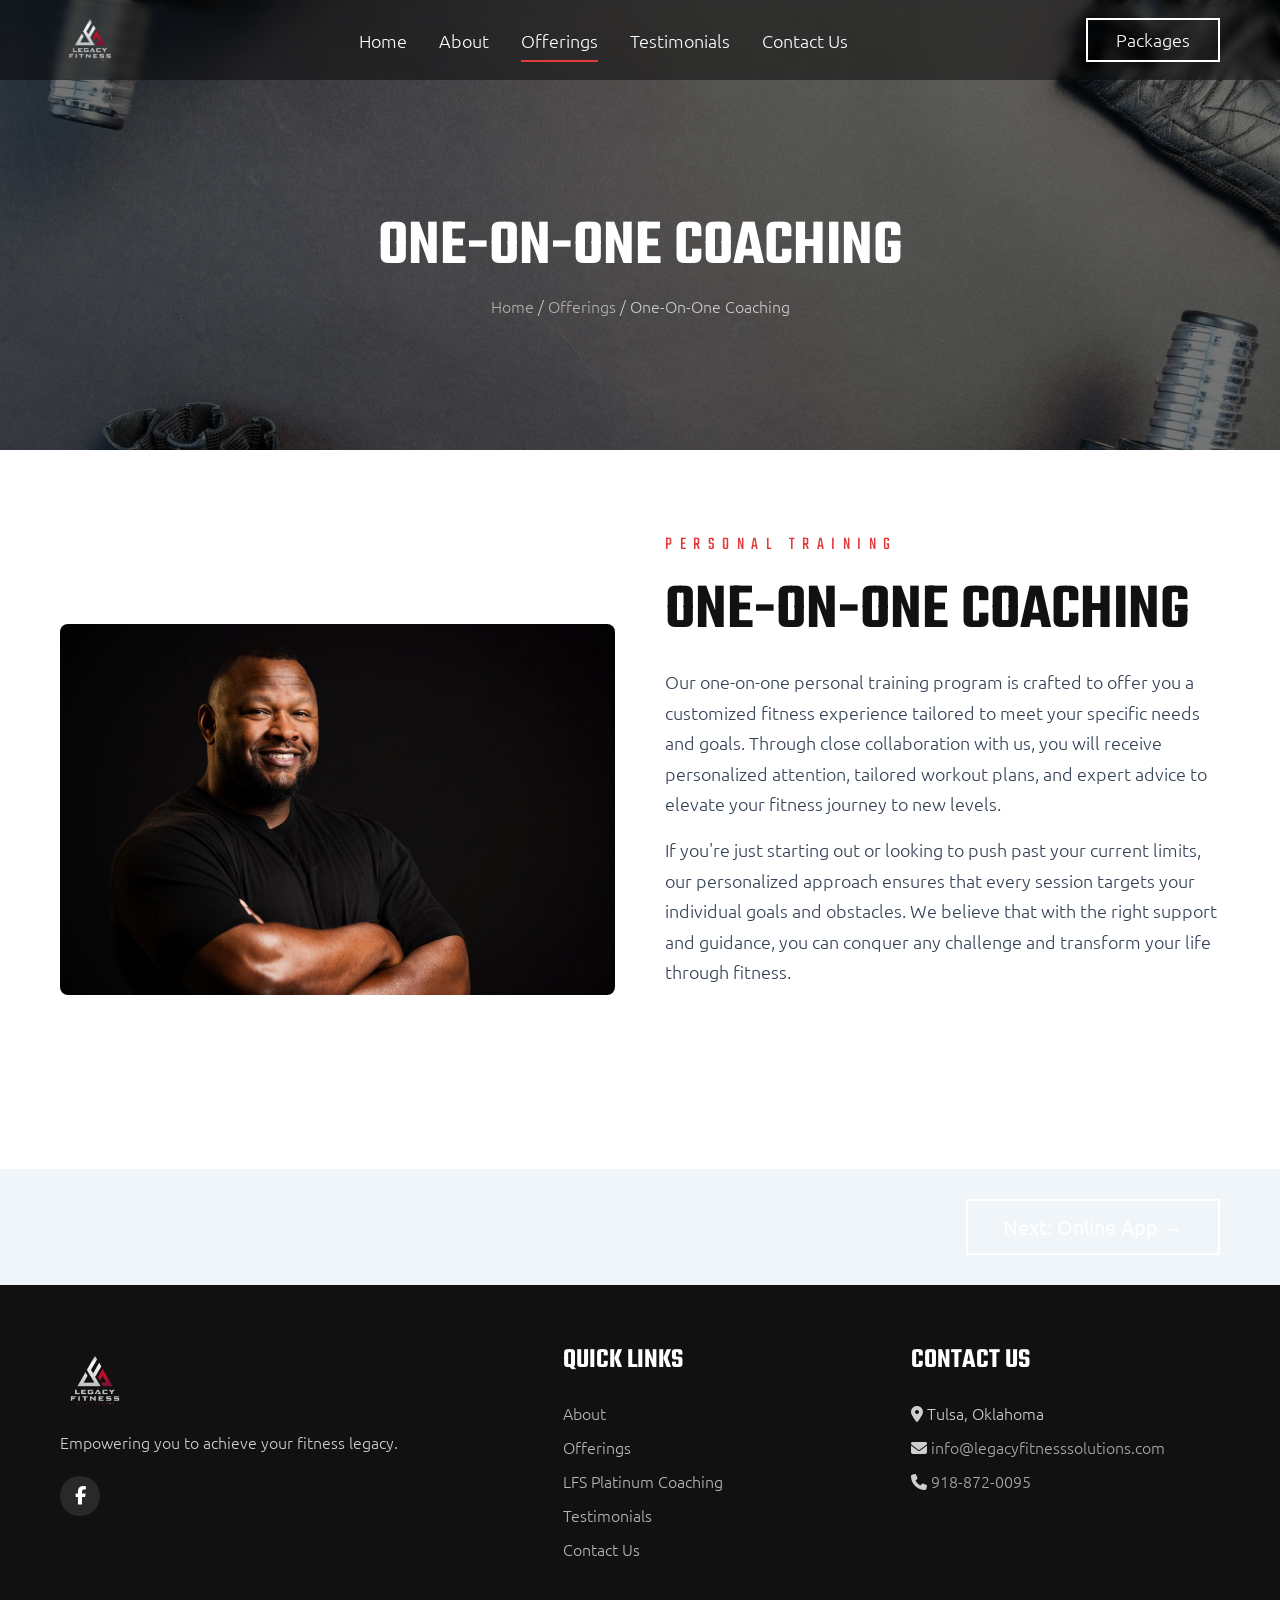
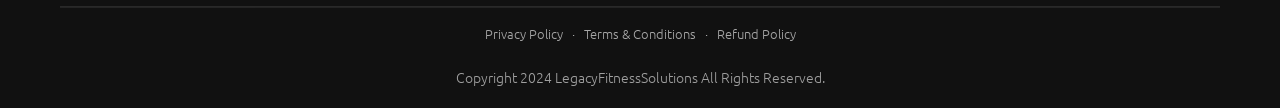
<file: one-on-one.html>
<!DOCTYPE html>
<html lang="en">
<head>
  <meta charset="UTF-8">
  <meta name="viewport" content="width=device-width, initial-scale=1.0">
  <title>One-On-One Coaching - Legacy Fitness Solutions</title>
  <meta name="description" content="Our one-on-one personal training program is crafted to offer you a customized fitness experience tailored to meet your specific needs and goals.">
  <link rel="icon" type="image/png" href="images/logo.png">
  <link rel="stylesheet" href="css/style.css">
  <link rel="stylesheet" href="https://cdnjs.cloudflare.com/ajax/libs/font-awesome/6.5.1/css/all.min.css">
</head>
<body>

  <!-- Header -->
  <header class="header">
    <div class="container">
      <a href="index.html" class="header-logo"><img src="images/logo.png" alt="Legacy Fitness Solutions"></a>
      <nav class="nav-menu">
        <a href="index.html">Home</a>
        <a href="about.html">About</a>
        <a href="offerings.html" class="active">Offerings</a>
        <a href="testimonials.html">Testimonials</a>
        <a href="contact.html">Contact Us</a>
      </nav>
      <div class="nav-cta"><a href="shop.html" class="btn btn-primary">Packages</a></div>
      <div class="mobile-toggle" aria-label="Toggle Menu"><span></span><span></span><span></span></div>
    </div>
  </header>

  <!-- Page Hero -->
  <section class="page-hero">
    <h1>One-On-One Coaching</h1>
    <p class="breadcrumb"><a href="index.html">Home</a> / <a href="offerings.html">Offerings</a> / One-On-One Coaching</p>
  </section>

  <!-- Content -->
  <section class="content-section">
    <div class="container">
      <div class="content-grid">
        <div class="content-image animate-on-scroll">
          <img src="images/photo-6-1.jpg" alt="One-On-One Coaching">
        </div>
        <div class="content-text animate-on-scroll">
          <p class="section-label">Personal Training</p>
          <h2 class="section-title">One-On-One Coaching</h2>
          <p>Our one-on-one personal training program is crafted to offer you a customized fitness experience tailored to meet your specific needs and goals. Through close collaboration with us, you will receive personalized attention, tailored workout plans, and expert advice to elevate your fitness journey to new levels.</p>
          <p>If you're just starting out or looking to push past your current limits, our personalized approach ensures that every session targets your individual goals and obstacles. We believe that with the right support and guidance, you can conquer any challenge and transform your life through fitness.</p>
          <a href="contact.html" class="btn btn-primary mt-30">Book Now</a>
        </div>
      </div>
    </div>
  </section>

  <!-- Navigation -->
  <section class="section section-light" style="padding:30px 0;">
    <div class="container" style="display:flex;justify-content:space-between;">
      <span></span>
      <a href="online-app.html" class="btn btn-primary">Next: Online App &rarr;</a>
    </div>
  </section>

  <!-- Footer -->
  <footer class="footer">
    <div class="container">
      <div class="footer-grid">
        <div class="footer-brand">
          <img src="images/logo.png" alt="Legacy Fitness Solutions">
          <p>Empowering you to achieve your fitness legacy.</p>
          <div class="footer-social"><a href="https://www.facebook.com/share/e2A4c9sJseLJMTop/" target="_blank" rel="noopener" aria-label="Facebook"><i class="fab fa-facebook-f"></i></a></div>
        </div>
        <div>
          <h4>Quick Links</h4>
          <div class="footer-links">
            <a href="about.html">About</a><a href="offerings.html">Offerings</a><a href="lfs-platinum-coaching.html">LFS Platinum Coaching</a><a href="testimonials.html">Testimonials</a><a href="contact.html">Contact Us</a>
          </div>
        </div>
        <div>
          <h4>Contact Us</h4>
          <div class="footer-contact">
            <p><i class="fas fa-map-marker-alt"></i> Tulsa, Oklahoma</p>
            <p><i class="fas fa-envelope"></i> <a href="mailto:info@legacyfitnesssolutions.com">info@legacyfitnesssolutions.com</a></p>
            <p><i class="fas fa-phone"></i> <a href="tel:918-872-0095">918-872-0095</a></p>
          </div>
        </div>
      </div>
      <div class="footer-legal"><a href="privacy-policy.html">Privacy Policy</a> &middot; <a href="terms-and-conditions.html">Terms &amp; Conditions</a> &middot; <a href="refund-policy.html">Refund Policy</a></div>
      <div class="footer-bottom"><p>Copyright 2024 LegacyFitnessSolutions All Rights Reserved.</p></div>
    </div>
  </footer>

  <button class="scroll-top" aria-label="Scroll to top"><i class="fas fa-arrow-up"></i></button>
  <script src="js/main.js"></script>
  <!-- GoHighLevel chat widget -->
  <script src="https://widgets.leadconnectorhq.com/loader.js" data-resources-url="https://widgets.leadconnectorhq.com/chat-widget/loader.js" data-widget-id="69f66f60cc1c63c1edb7273f" data-source="WEB_USER"></script>
</body>
</html>
</file>
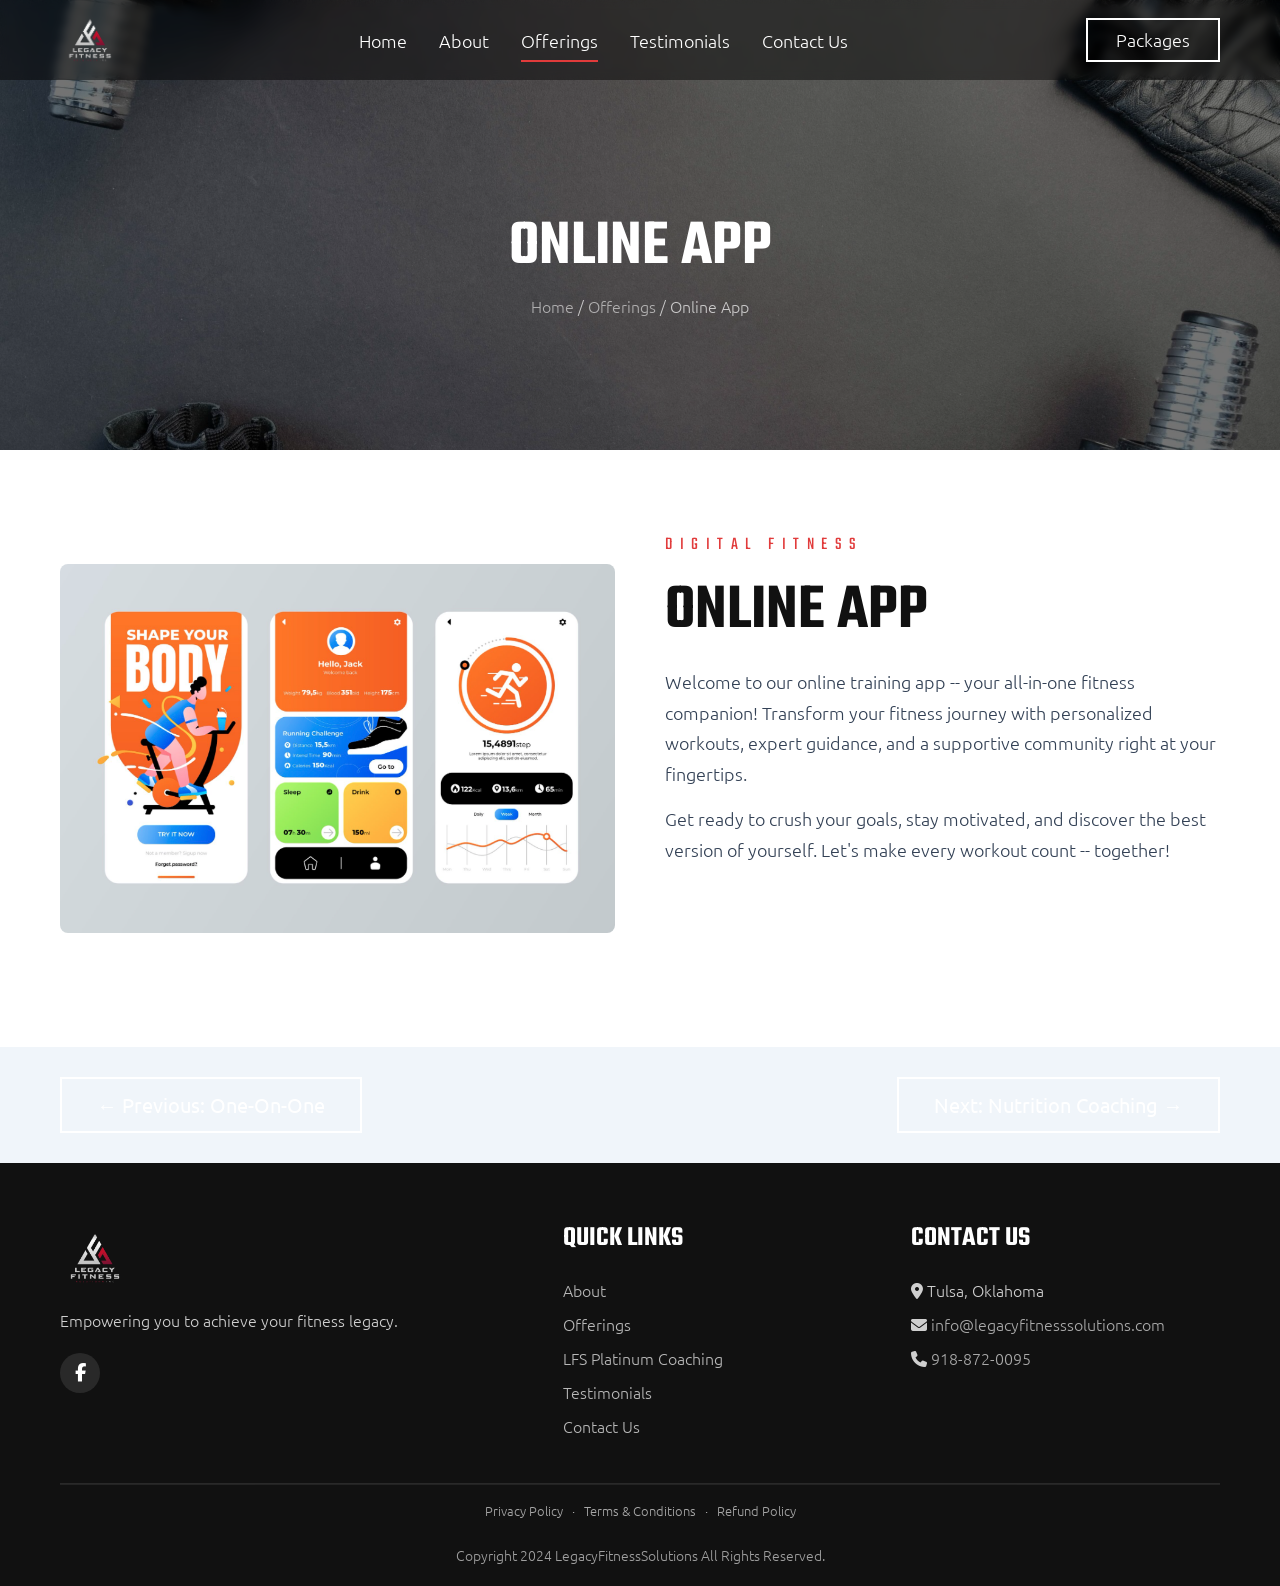
<file: online-app.html>
<!DOCTYPE html>
<html lang="en">
<head>
  <meta charset="UTF-8">
  <meta name="viewport" content="width=device-width, initial-scale=1.0">
  <title>Online App - Legacy Fitness Solutions</title>
  <meta name="description" content="Welcome to our online training app -- your all-in-one fitness companion! Transform your fitness journey with personalized workouts and expert guidance.">
  <link rel="icon" type="image/png" href="images/logo.png">
  <link rel="stylesheet" href="css/style.css">
  <link rel="stylesheet" href="https://cdnjs.cloudflare.com/ajax/libs/font-awesome/6.5.1/css/all.min.css">
</head>
<body>

  <header class="header">
    <div class="container">
      <a href="index.html" class="header-logo"><img src="images/logo.png" alt="Legacy Fitness Solutions"></a>
      <nav class="nav-menu">
        <a href="index.html">Home</a><a href="about.html">About</a><a href="offerings.html" class="active">Offerings</a><a href="testimonials.html">Testimonials</a><a href="contact.html">Contact Us</a>
      </nav>
      <div class="nav-cta"><a href="shop.html" class="btn btn-primary">Packages</a></div>
      <div class="mobile-toggle" aria-label="Toggle Menu"><span></span><span></span><span></span></div>
    </div>
  </header>

  <section class="page-hero">
    <h1>Online App</h1>
    <p class="breadcrumb"><a href="index.html">Home</a> / <a href="offerings.html">Offerings</a> / Online App</p>
  </section>

  <section class="content-section">
    <div class="container">
      <div class="content-grid">
        <div class="content-image animate-on-scroll">
          <img src="images/onlineapppageimage.png" alt="Online App">
        </div>
        <div class="content-text animate-on-scroll">
          <p class="section-label">Digital Fitness</p>
          <h2 class="section-title">Online App</h2>
          <p>Welcome to our online training app -- your all-in-one fitness companion! Transform your fitness journey with personalized workouts, expert guidance, and a supportive community right at your fingertips.</p>
          <p>Get ready to crush your goals, stay motivated, and discover the best version of yourself. Let's make every workout count -- together!</p>
          <a href="contact.html" class="btn btn-primary mt-30">Book Now</a>
        </div>
      </div>
    </div>
  </section>

  <section class="section section-light" style="padding:30px 0;">
    <div class="container" style="display:flex;justify-content:space-between;">
      <a href="one-on-one.html" class="btn btn-primary">&larr; Previous: One-On-One</a>
      <a href="nutrition-coaching.html" class="btn btn-primary">Next: Nutrition Coaching &rarr;</a>
    </div>
  </section>

  <footer class="footer">
    <div class="container">
      <div class="footer-grid">
        <div class="footer-brand">
          <img src="images/logo.png" alt="Legacy Fitness Solutions">
          <p>Empowering you to achieve your fitness legacy.</p>
          <div class="footer-social"><a href="https://www.facebook.com/share/e2A4c9sJseLJMTop/" target="_blank" rel="noopener" aria-label="Facebook"><i class="fab fa-facebook-f"></i></a></div>
        </div>
        <div><h4>Quick Links</h4><div class="footer-links"><a href="about.html">About</a><a href="offerings.html">Offerings</a><a href="lfs-platinum-coaching.html">LFS Platinum Coaching</a><a href="testimonials.html">Testimonials</a><a href="contact.html">Contact Us</a></div></div>
        <div><h4>Contact Us</h4><div class="footer-contact"><p><i class="fas fa-map-marker-alt"></i> Tulsa, Oklahoma</p><p><i class="fas fa-envelope"></i> <a href="mailto:info@legacyfitnesssolutions.com">info@legacyfitnesssolutions.com</a></p><p><i class="fas fa-phone"></i> <a href="tel:918-872-0095">918-872-0095</a></p></div></div>
      </div>
      <div class="footer-legal"><a href="privacy-policy.html">Privacy Policy</a> &middot; <a href="terms-and-conditions.html">Terms &amp; Conditions</a> &middot; <a href="refund-policy.html">Refund Policy</a></div>
      <div class="footer-bottom"><p>Copyright 2024 LegacyFitnessSolutions All Rights Reserved.</p></div>
    </div>
  </footer>
  <button class="scroll-top" aria-label="Scroll to top"><i class="fas fa-arrow-up"></i></button>
  <script src="js/main.js"></script>
  <!-- GoHighLevel chat widget -->
  <script src="https://widgets.leadconnectorhq.com/loader.js" data-resources-url="https://widgets.leadconnectorhq.com/chat-widget/loader.js" data-widget-id="69f66f60cc1c63c1edb7273f" data-source="WEB_USER"></script>
</body>
</html>
</file>
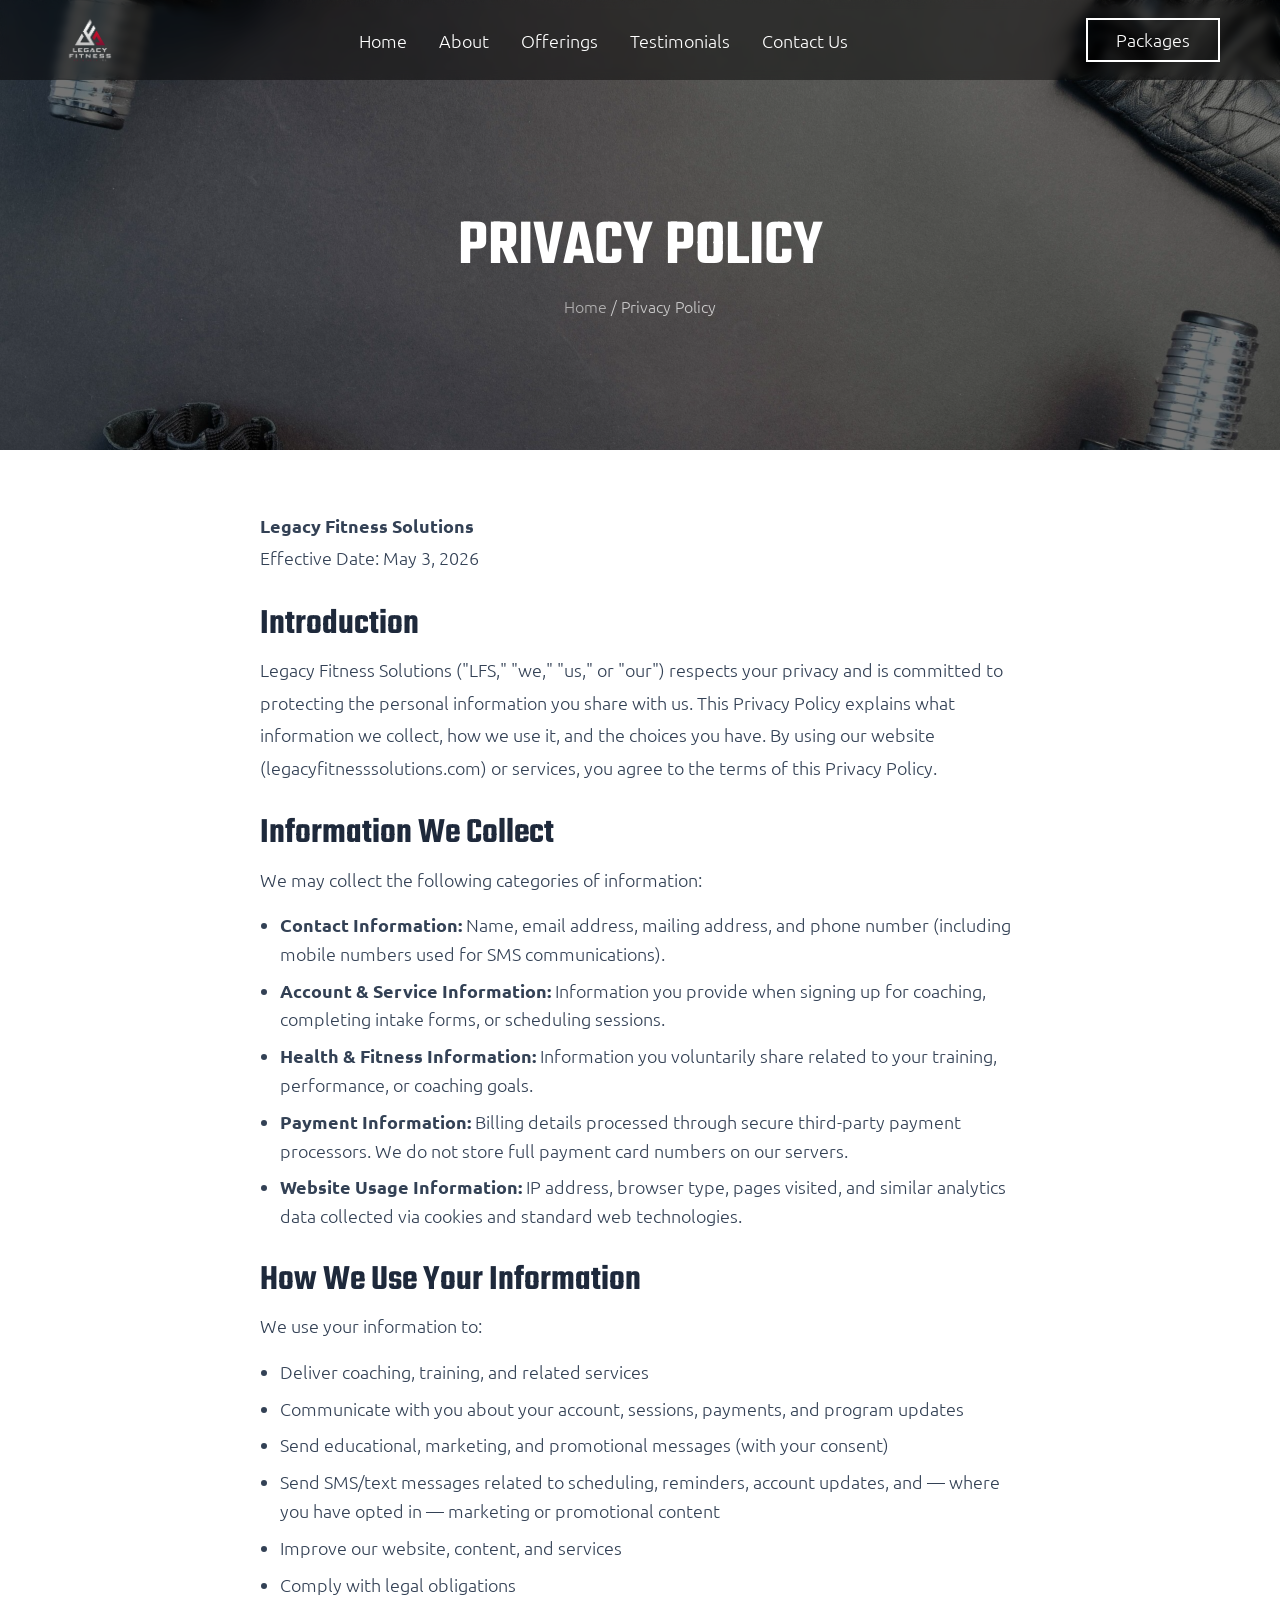
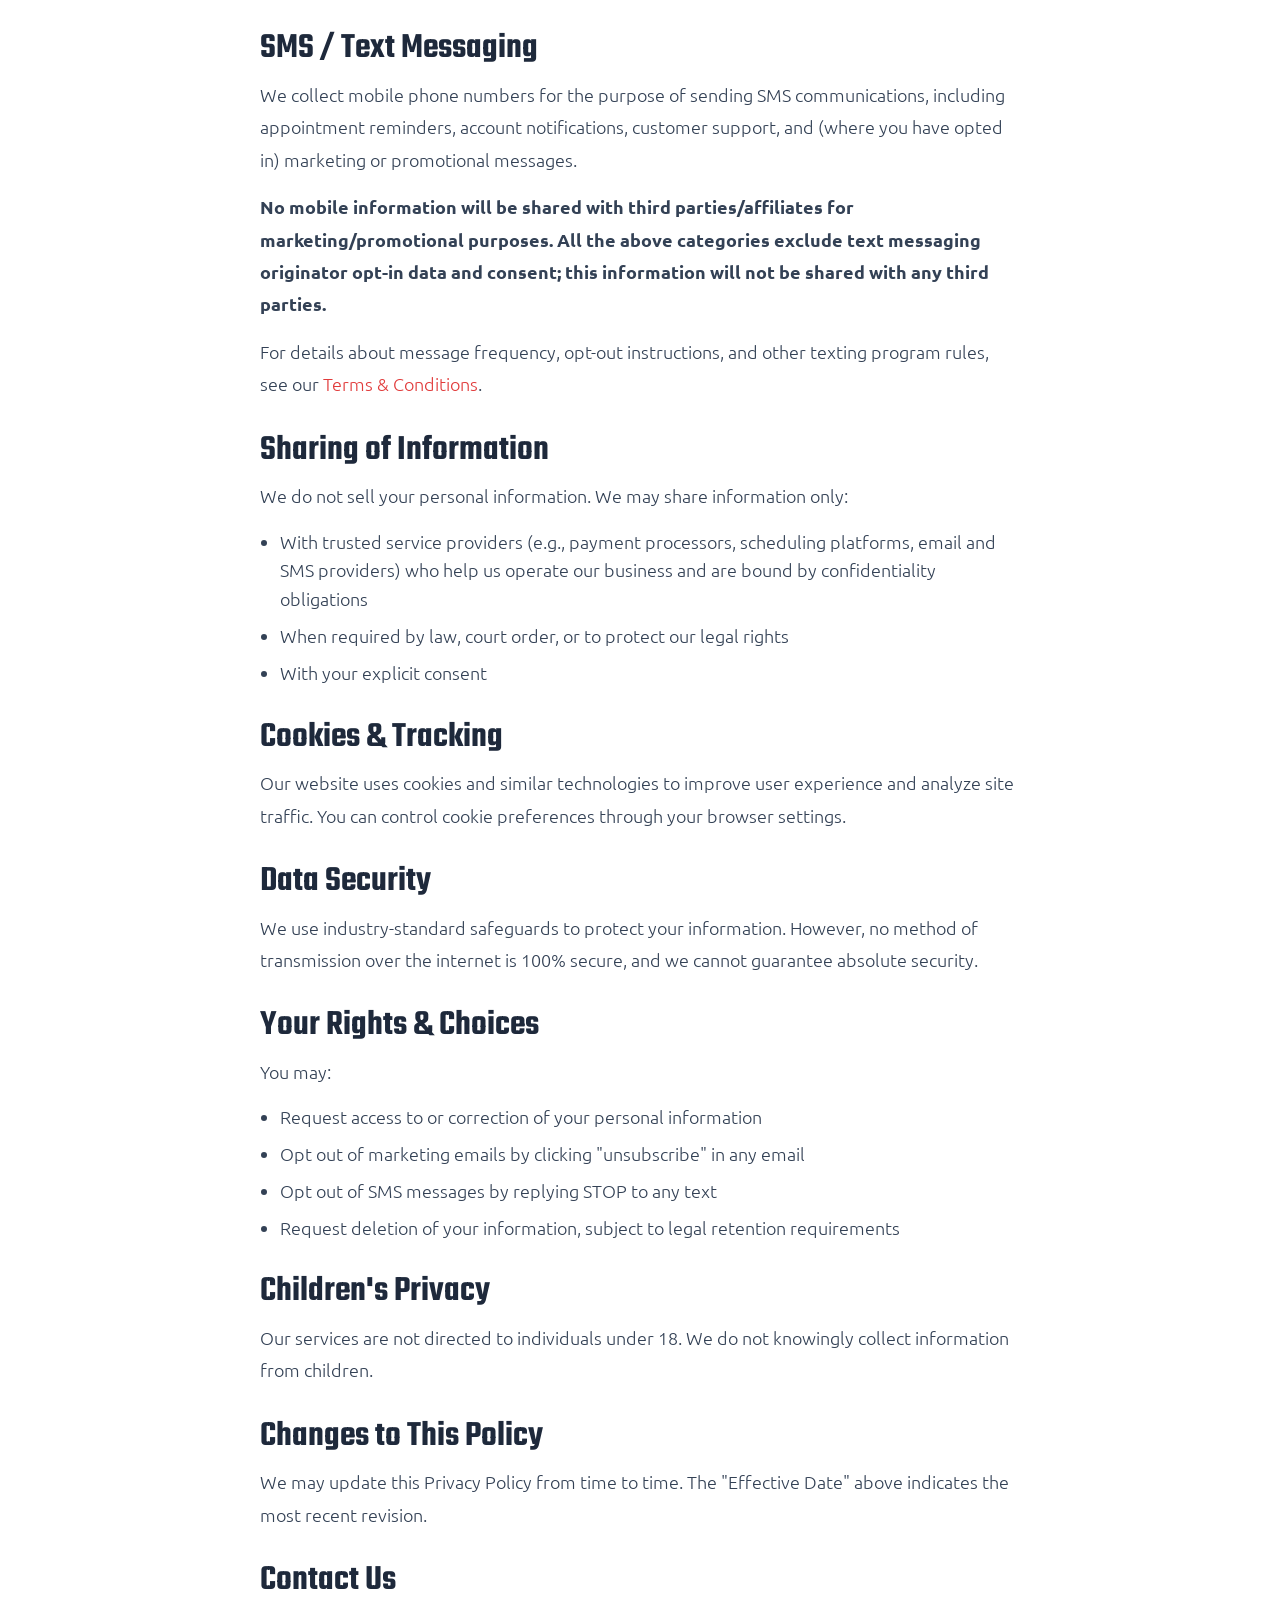
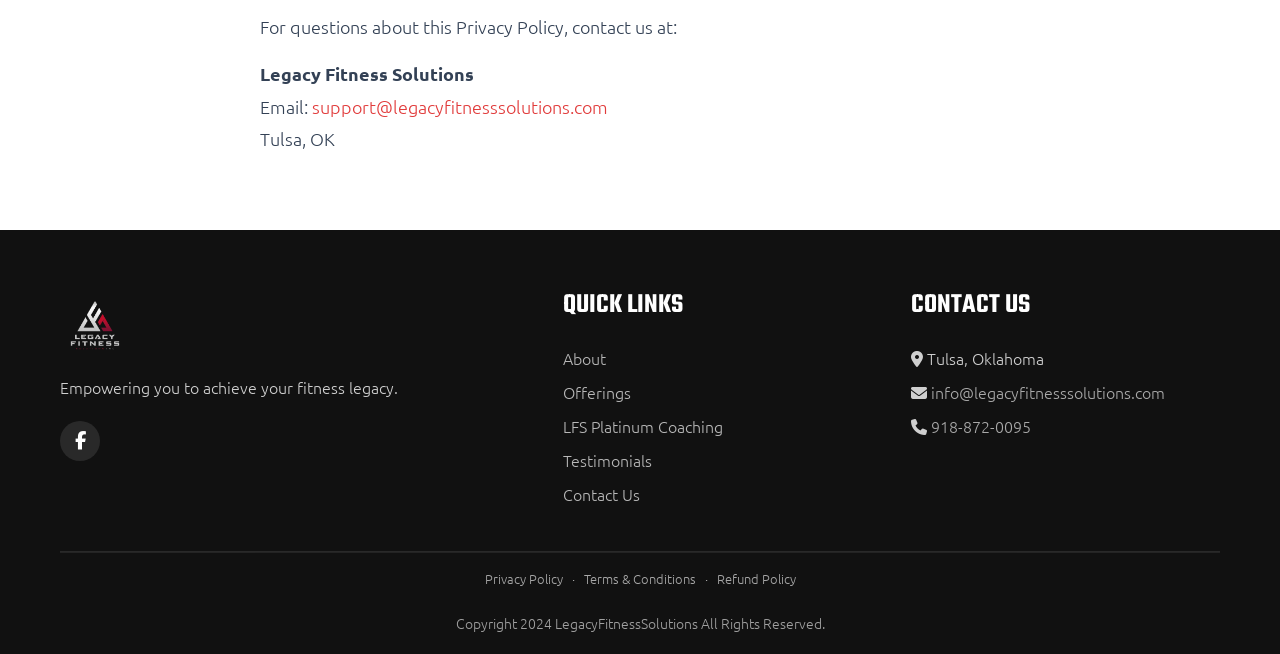
<file: privacy-policy.html>
<!DOCTYPE html>
<html lang="en">
<head>
  <meta charset="UTF-8">
  <meta name="viewport" content="width=device-width, initial-scale=1.0">
  <title>Privacy Policy - Legacy Fitness Solutions</title>
  <meta name="description" content="Legacy Fitness Solutions privacy policy. How we collect, use, and protect your information, including SMS communications.">
  <link rel="icon" type="image/png" href="images/logo.png">
  <link rel="stylesheet" href="css/style.css">
  <link rel="stylesheet" href="https://cdnjs.cloudflare.com/ajax/libs/font-awesome/6.5.1/css/all.min.css">
</head>
<body>

  <header class="header">
    <div class="container">
      <a href="index.html" class="header-logo"><img src="images/logo.png" alt="Legacy Fitness Solutions"></a>
      <nav class="nav-menu">
        <a href="index.html">Home</a><a href="about.html">About</a><a href="offerings.html">Offerings</a><a href="testimonials.html">Testimonials</a><a href="contact.html">Contact Us</a>
      </nav>
      <div class="nav-cta"><a href="shop.html" class="btn btn-primary">Packages</a></div>
      <div class="mobile-toggle" aria-label="Toggle Menu"><span></span><span></span><span></span></div>
    </div>
  </header>

  <section class="page-hero">
    <h1>Privacy Policy</h1>
    <p class="breadcrumb"><a href="index.html">Home</a> / Privacy Policy</p>
  </section>

  <div class="policy-content">
    <p><strong>Legacy Fitness Solutions</strong><br>Effective Date: May 3, 2026</p>

    <h2>Introduction</h2>
    <p>Legacy Fitness Solutions ("LFS," "we," "us," or "our") respects your privacy and is committed to protecting the personal information you share with us. This Privacy Policy explains what information we collect, how we use it, and the choices you have. By using our website (legacyfitnesssolutions.com) or services, you agree to the terms of this Privacy Policy.</p>

    <h2>Information We Collect</h2>
    <p>We may collect the following categories of information:</p>
    <ul>
      <li><strong>Contact Information:</strong> Name, email address, mailing address, and phone number (including mobile numbers used for SMS communications).</li>
      <li><strong>Account &amp; Service Information:</strong> Information you provide when signing up for coaching, completing intake forms, or scheduling sessions.</li>
      <li><strong>Health &amp; Fitness Information:</strong> Information you voluntarily share related to your training, performance, or coaching goals.</li>
      <li><strong>Payment Information:</strong> Billing details processed through secure third-party payment processors. We do not store full payment card numbers on our servers.</li>
      <li><strong>Website Usage Information:</strong> IP address, browser type, pages visited, and similar analytics data collected via cookies and standard web technologies.</li>
    </ul>

    <h2>How We Use Your Information</h2>
    <p>We use your information to:</p>
    <ul>
      <li>Deliver coaching, training, and related services</li>
      <li>Communicate with you about your account, sessions, payments, and program updates</li>
      <li>Send educational, marketing, and promotional messages (with your consent)</li>
      <li>Send SMS/text messages related to scheduling, reminders, account updates, and &mdash; where you have opted in &mdash; marketing or promotional content</li>
      <li>Improve our website, content, and services</li>
      <li>Comply with legal obligations</li>
    </ul>

    <h2>SMS / Text Messaging</h2>
    <p>We collect mobile phone numbers for the purpose of sending SMS communications, including appointment reminders, account notifications, customer support, and (where you have opted in) marketing or promotional messages.</p>
    <p><strong>No mobile information will be shared with third parties/affiliates for marketing/promotional purposes. All the above categories exclude text messaging originator opt-in data and consent; this information will not be shared with any third parties.</strong></p>
    <p>For details about message frequency, opt-out instructions, and other texting program rules, see our <a href="terms-and-conditions.html">Terms &amp; Conditions</a>.</p>

    <h2>Sharing of Information</h2>
    <p>We do not sell your personal information. We may share information only:</p>
    <ul>
      <li>With trusted service providers (e.g., payment processors, scheduling platforms, email and SMS providers) who help us operate our business and are bound by confidentiality obligations</li>
      <li>When required by law, court order, or to protect our legal rights</li>
      <li>With your explicit consent</li>
    </ul>

    <h2>Cookies &amp; Tracking</h2>
    <p>Our website uses cookies and similar technologies to improve user experience and analyze site traffic. You can control cookie preferences through your browser settings.</p>

    <h2>Data Security</h2>
    <p>We use industry-standard safeguards to protect your information. However, no method of transmission over the internet is 100% secure, and we cannot guarantee absolute security.</p>

    <h2>Your Rights &amp; Choices</h2>
    <p>You may:</p>
    <ul>
      <li>Request access to or correction of your personal information</li>
      <li>Opt out of marketing emails by clicking "unsubscribe" in any email</li>
      <li>Opt out of SMS messages by replying STOP to any text</li>
      <li>Request deletion of your information, subject to legal retention requirements</li>
    </ul>

    <h2>Children's Privacy</h2>
    <p>Our services are not directed to individuals under 18. We do not knowingly collect information from children.</p>

    <h2>Changes to This Policy</h2>
    <p>We may update this Privacy Policy from time to time. The "Effective Date" above indicates the most recent revision.</p>

    <h2>Contact Us</h2>
    <p>For questions about this Privacy Policy, contact us at:</p>
    <p><strong>Legacy Fitness Solutions</strong><br>Email: <a href="mailto:support@legacyfitnesssolutions.com">support@legacyfitnesssolutions.com</a><br>Tulsa, OK</p>
  </div>

  <footer class="footer">
    <div class="container">
      <div class="footer-grid">
        <div class="footer-brand">
          <img src="images/logo.png" alt="Legacy Fitness Solutions">
          <p>Empowering you to achieve your fitness legacy.</p>
          <div class="footer-social"><a href="https://www.facebook.com/share/e2A4c9sJseLJMTop/" target="_blank" rel="noopener" aria-label="Facebook"><i class="fab fa-facebook-f"></i></a></div>
        </div>
        <div><h4>Quick Links</h4><div class="footer-links"><a href="about.html">About</a><a href="offerings.html">Offerings</a><a href="lfs-platinum-coaching.html">LFS Platinum Coaching</a><a href="testimonials.html">Testimonials</a><a href="contact.html">Contact Us</a></div></div>
        <div><h4>Contact Us</h4><div class="footer-contact"><p><i class="fas fa-map-marker-alt"></i> Tulsa, Oklahoma</p><p><i class="fas fa-envelope"></i> <a href="mailto:info@legacyfitnesssolutions.com">info@legacyfitnesssolutions.com</a></p><p><i class="fas fa-phone"></i> <a href="tel:918-872-0095">918-872-0095</a></p></div></div>
      </div>
      <div class="footer-legal"><a href="privacy-policy.html">Privacy Policy</a> &middot; <a href="terms-and-conditions.html">Terms &amp; Conditions</a> &middot; <a href="refund-policy.html">Refund Policy</a></div>
      <div class="footer-bottom"><p>Copyright 2024 LegacyFitnessSolutions All Rights Reserved.</p></div>
    </div>
  </footer>
  <button class="scroll-top" aria-label="Scroll to top"><i class="fas fa-arrow-up"></i></button>
  <script src="js/main.js"></script>
  <!-- GoHighLevel chat widget -->
  <script src="https://widgets.leadconnectorhq.com/loader.js" data-resources-url="https://widgets.leadconnectorhq.com/chat-widget/loader.js" data-widget-id="69f66f60cc1c63c1edb7273f" data-source="WEB_USER"></script>
</body>
</html>
</file>
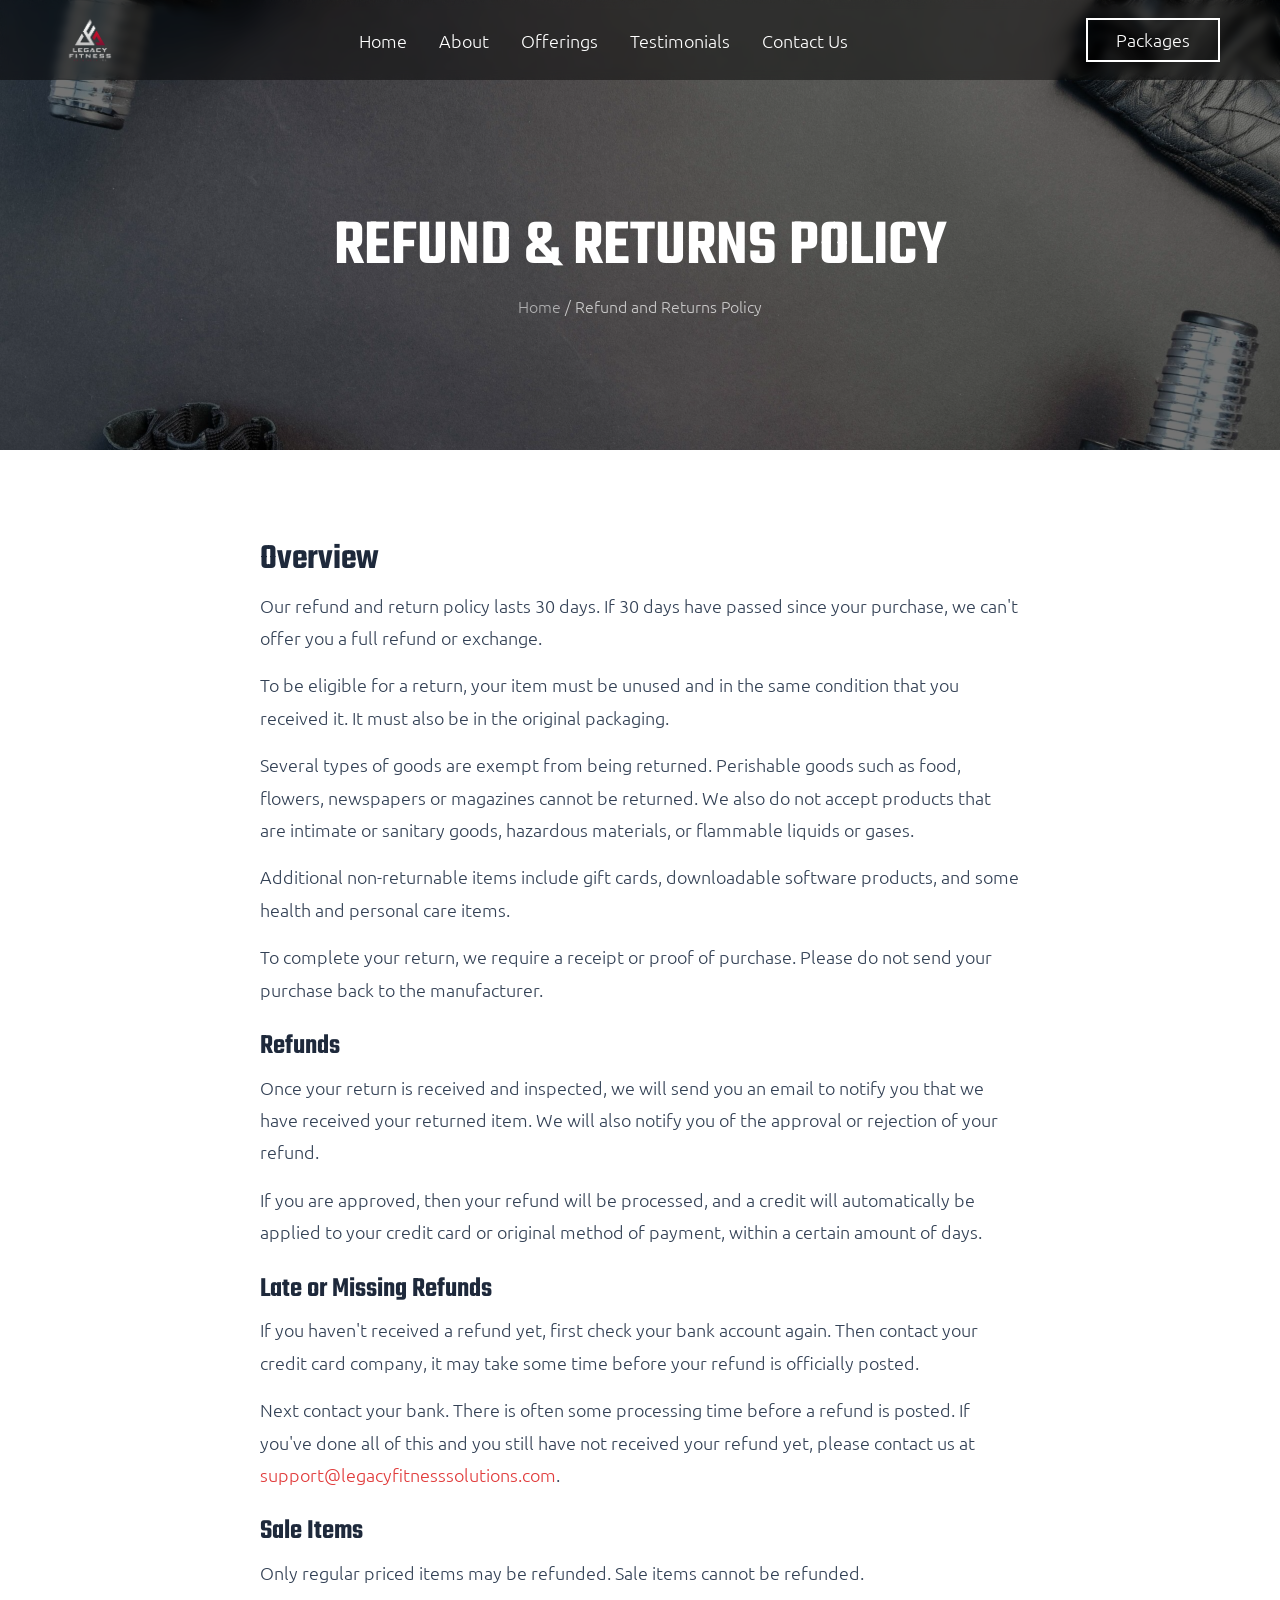
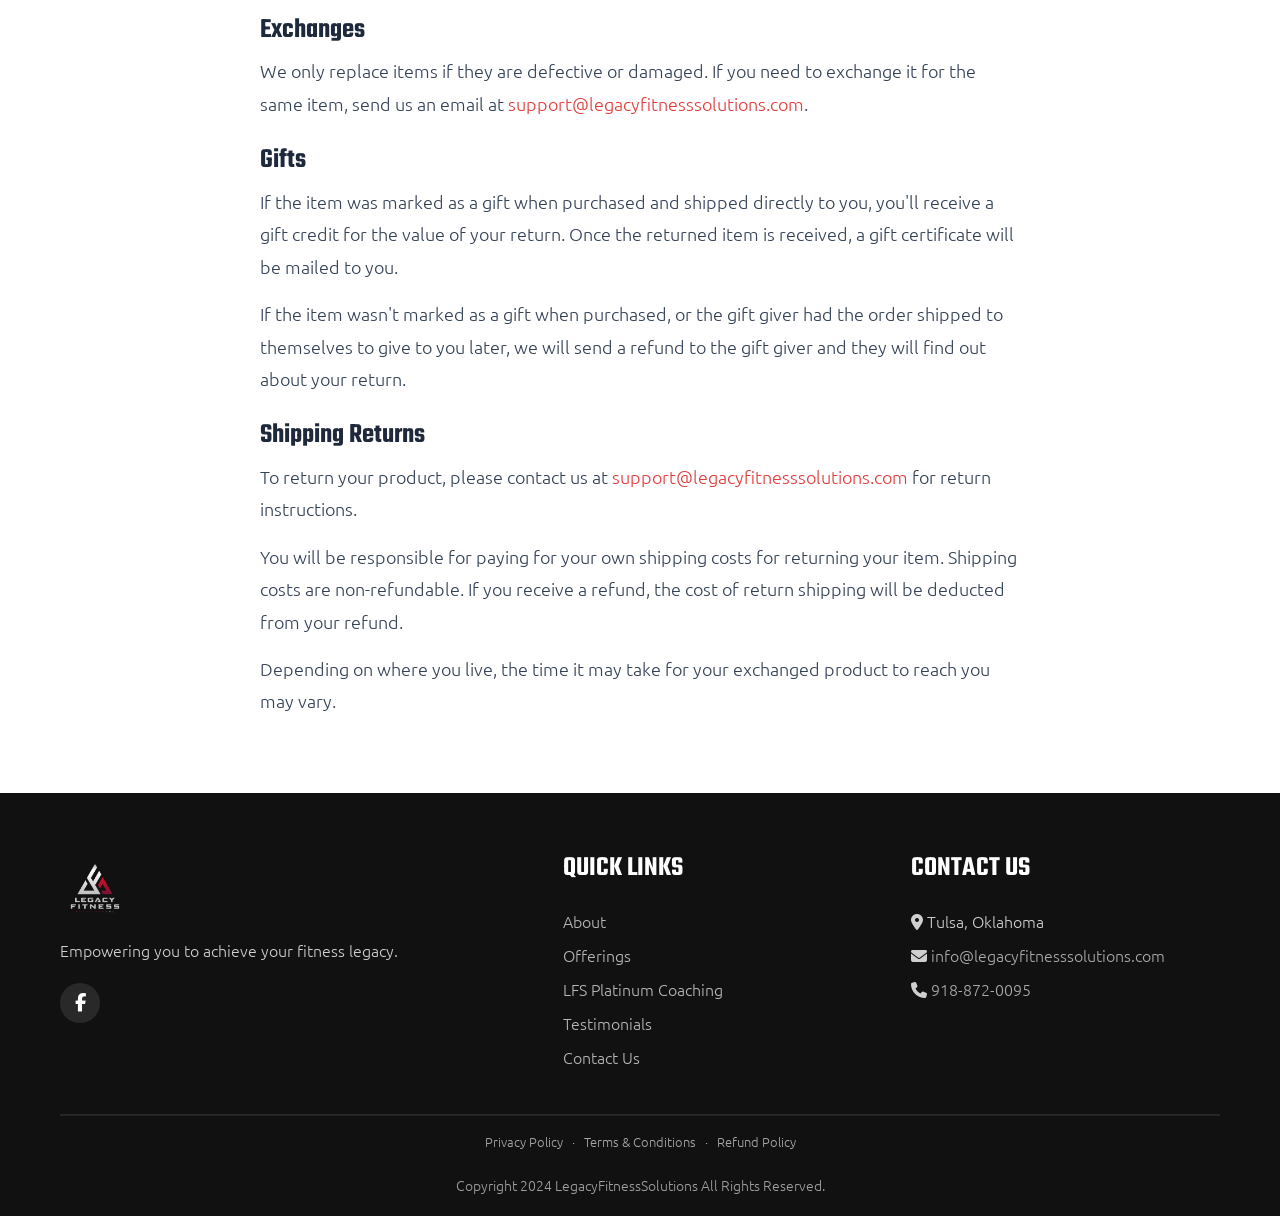
<file: refund-policy.html>
<!DOCTYPE html>
<html lang="en">
<head>
  <meta charset="UTF-8">
  <meta name="viewport" content="width=device-width, initial-scale=1.0">
  <title>Refund and Returns Policy - Legacy Fitness Solutions</title>
  <meta name="description" content="Legacy Fitness Solutions refund and returns policy. 30-day return window for eligible items.">
  <link rel="icon" type="image/png" href="images/logo.png">
  <link rel="stylesheet" href="css/style.css">
  <link rel="stylesheet" href="https://cdnjs.cloudflare.com/ajax/libs/font-awesome/6.5.1/css/all.min.css">
</head>
<body>

  <header class="header">
    <div class="container">
      <a href="index.html" class="header-logo"><img src="images/logo.png" alt="Legacy Fitness Solutions"></a>
      <nav class="nav-menu">
        <a href="index.html">Home</a><a href="about.html">About</a><a href="offerings.html">Offerings</a><a href="testimonials.html">Testimonials</a><a href="contact.html">Contact Us</a>
      </nav>
      <div class="nav-cta"><a href="shop.html" class="btn btn-primary">Packages</a></div>
      <div class="mobile-toggle" aria-label="Toggle Menu"><span></span><span></span><span></span></div>
    </div>
  </header>

  <section class="page-hero">
    <h1>Refund &amp; Returns Policy</h1>
    <p class="breadcrumb"><a href="index.html">Home</a> / Refund and Returns Policy</p>
  </section>

  <div class="policy-content">
    <h2>Overview</h2>
    <p>Our refund and return policy lasts 30 days. If 30 days have passed since your purchase, we can't offer you a full refund or exchange.</p>
    <p>To be eligible for a return, your item must be unused and in the same condition that you received it. It must also be in the original packaging.</p>
    <p>Several types of goods are exempt from being returned. Perishable goods such as food, flowers, newspapers or magazines cannot be returned. We also do not accept products that are intimate or sanitary goods, hazardous materials, or flammable liquids or gases.</p>
    <p>Additional non-returnable items include gift cards, downloadable software products, and some health and personal care items.</p>
    <p>To complete your return, we require a receipt or proof of purchase. Please do not send your purchase back to the manufacturer.</p>

    <h3>Refunds</h3>
    <p>Once your return is received and inspected, we will send you an email to notify you that we have received your returned item. We will also notify you of the approval or rejection of your refund.</p>
    <p>If you are approved, then your refund will be processed, and a credit will automatically be applied to your credit card or original method of payment, within a certain amount of days.</p>

    <h3>Late or Missing Refunds</h3>
    <p>If you haven't received a refund yet, first check your bank account again. Then contact your credit card company, it may take some time before your refund is officially posted.</p>
    <p>Next contact your bank. There is often some processing time before a refund is posted. If you've done all of this and you still have not received your refund yet, please contact us at <a href="mailto:support@legacyfitnesssolutions.com">support@legacyfitnesssolutions.com</a>.</p>

    <h3>Sale Items</h3>
    <p>Only regular priced items may be refunded. Sale items cannot be refunded.</p>

    <h3>Exchanges</h3>
    <p>We only replace items if they are defective or damaged. If you need to exchange it for the same item, send us an email at <a href="mailto:support@legacyfitnesssolutions.com">support@legacyfitnesssolutions.com</a>.</p>

    <h3>Gifts</h3>
    <p>If the item was marked as a gift when purchased and shipped directly to you, you'll receive a gift credit for the value of your return. Once the returned item is received, a gift certificate will be mailed to you.</p>
    <p>If the item wasn't marked as a gift when purchased, or the gift giver had the order shipped to themselves to give to you later, we will send a refund to the gift giver and they will find out about your return.</p>

    <h3>Shipping Returns</h3>
    <p>To return your product, please contact us at <a href="mailto:support@legacyfitnesssolutions.com">support@legacyfitnesssolutions.com</a> for return instructions.</p>
    <p>You will be responsible for paying for your own shipping costs for returning your item. Shipping costs are non-refundable. If you receive a refund, the cost of return shipping will be deducted from your refund.</p>
    <p>Depending on where you live, the time it may take for your exchanged product to reach you may vary.</p>
  </div>

  <footer class="footer">
    <div class="container">
      <div class="footer-grid">
        <div class="footer-brand">
          <img src="images/logo.png" alt="Legacy Fitness Solutions">
          <p>Empowering you to achieve your fitness legacy.</p>
          <div class="footer-social"><a href="https://www.facebook.com/share/e2A4c9sJseLJMTop/" target="_blank" rel="noopener" aria-label="Facebook"><i class="fab fa-facebook-f"></i></a></div>
        </div>
        <div><h4>Quick Links</h4><div class="footer-links"><a href="about.html">About</a><a href="offerings.html">Offerings</a><a href="lfs-platinum-coaching.html">LFS Platinum Coaching</a><a href="testimonials.html">Testimonials</a><a href="contact.html">Contact Us</a></div></div>
        <div><h4>Contact Us</h4><div class="footer-contact"><p><i class="fas fa-map-marker-alt"></i> Tulsa, Oklahoma</p><p><i class="fas fa-envelope"></i> <a href="mailto:info@legacyfitnesssolutions.com">info@legacyfitnesssolutions.com</a></p><p><i class="fas fa-phone"></i> <a href="tel:918-872-0095">918-872-0095</a></p></div></div>
      </div>
      <div class="footer-legal"><a href="privacy-policy.html">Privacy Policy</a> &middot; <a href="terms-and-conditions.html">Terms &amp; Conditions</a> &middot; <a href="refund-policy.html">Refund Policy</a></div>
      <div class="footer-bottom"><p>Copyright 2024 LegacyFitnessSolutions All Rights Reserved.</p></div>
    </div>
  </footer>
  <button class="scroll-top" aria-label="Scroll to top"><i class="fas fa-arrow-up"></i></button>
  <script src="js/main.js"></script>
  <!-- GoHighLevel chat widget -->
  <script src="https://widgets.leadconnectorhq.com/loader.js" data-resources-url="https://widgets.leadconnectorhq.com/chat-widget/loader.js" data-widget-id="69f66f60cc1c63c1edb7273f" data-source="WEB_USER"></script>
</body>
</html>
</file>
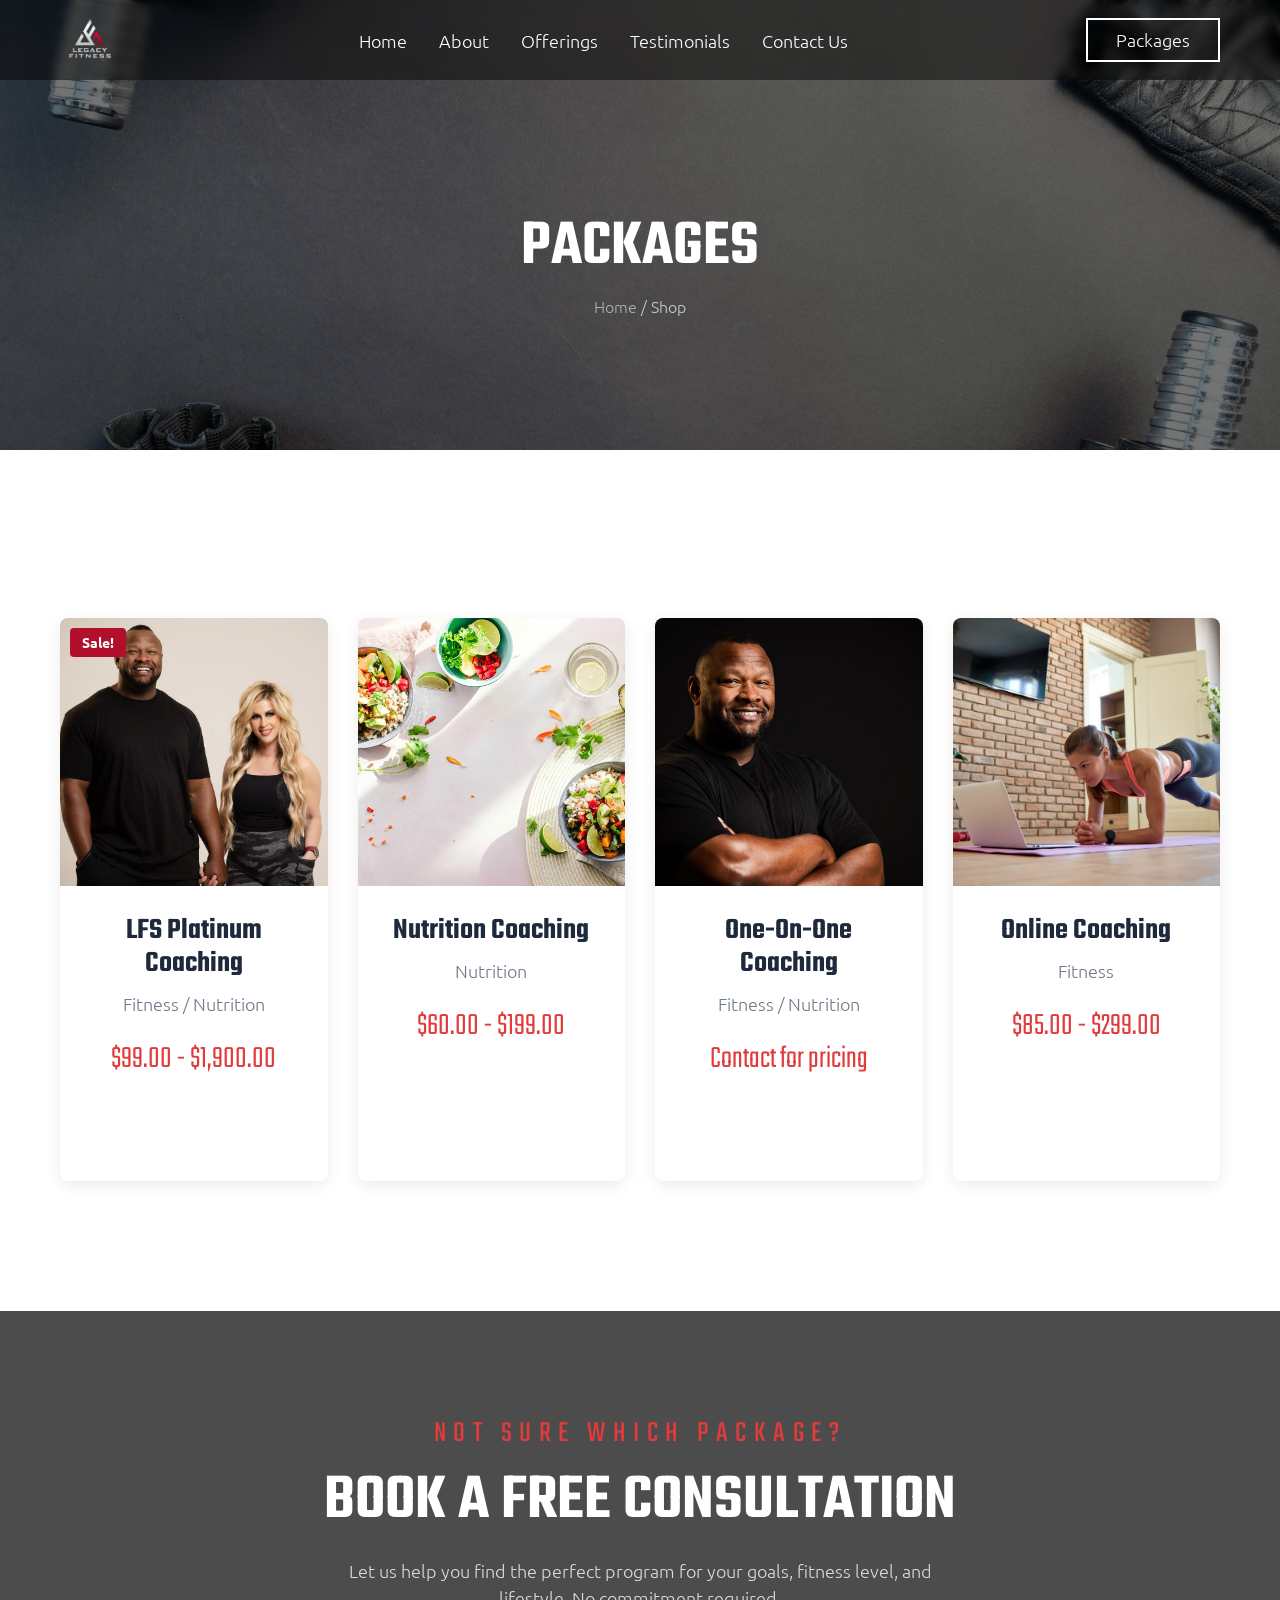
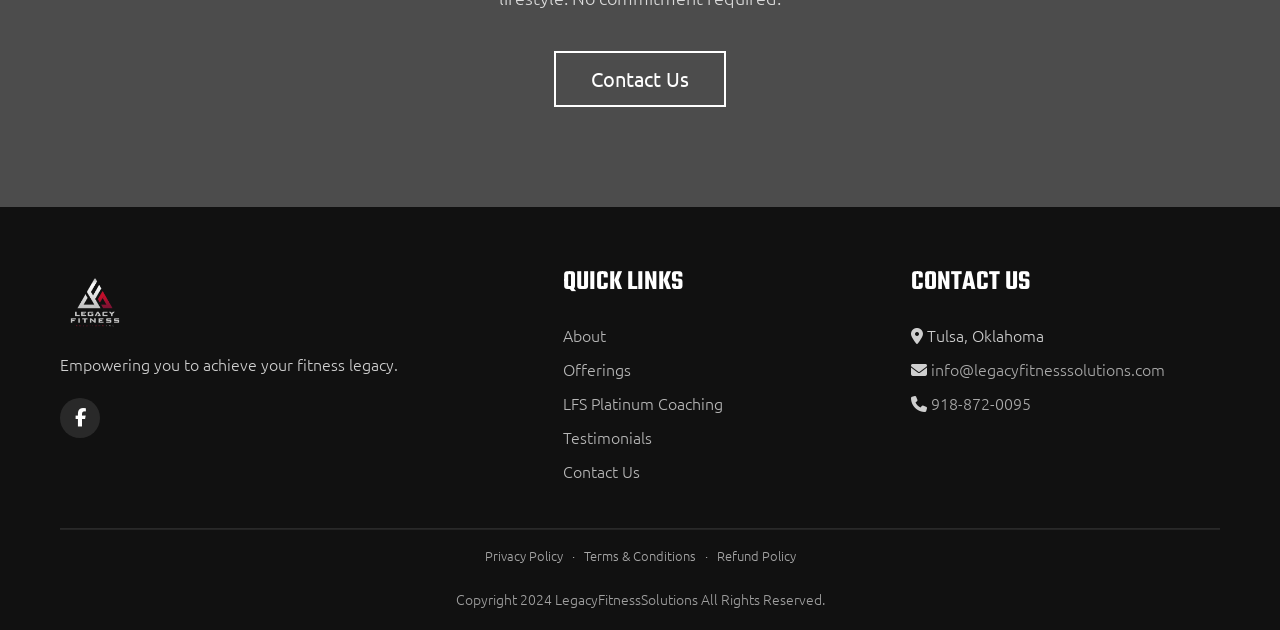
<file: shop.html>
<!DOCTYPE html>
<html lang="en">
<head>
  <meta charset="UTF-8">
  <meta name="viewport" content="width=device-width, initial-scale=1.0">
  <title>Shop - Legacy Fitness Solutions</title>
  <meta name="description" content="Browse our coaching packages. One-on-one coaching, online coaching, nutrition coaching, and our premium LFS Platinum Coaching program.">
  <link rel="icon" type="image/png" href="images/logo.png">
  <link rel="stylesheet" href="css/style.css">
  <link rel="stylesheet" href="https://cdnjs.cloudflare.com/ajax/libs/font-awesome/6.5.1/css/all.min.css">
</head>
<body>

  <header class="header">
    <div class="container">
      <a href="index.html" class="header-logo"><img src="images/logo.png" alt="Legacy Fitness Solutions"></a>
      <nav class="nav-menu">
        <a href="index.html">Home</a><a href="about.html">About</a><a href="offerings.html">Offerings</a><a href="testimonials.html">Testimonials</a><a href="contact.html">Contact Us</a>
      </nav>
      <div class="nav-cta"><a href="shop.html" class="btn btn-primary active">Packages</a></div>
      <div class="mobile-toggle" aria-label="Toggle Menu"><span></span><span></span><span></span></div>
    </div>
  </header>

  <section class="page-hero">
    <h1>Packages</h1>
    <p class="breadcrumb"><a href="index.html">Home</a> / Shop</p>
  </section>

  <section class="section">
    <div class="container">
      <div class="shop-grid">
        <!-- LFS Platinum -->
        <div class="product-card animate-on-scroll">
          <div class="product-card-image">
            <span class="product-badge">Sale!</span>
            <img src="images/lfs-coaching.png" alt="LFS Platinum Coaching">
          </div>
          <div class="product-card-info">
            <h3>LFS Platinum Coaching</h3>
            <p class="category">Fitness / Nutrition</p>
            <p class="price">$99.00 - $1,900.00</p>
            <a href="lfs-platinum-coaching.html" class="btn btn-primary" style="width:100%;">Select Options</a>
          </div>
        </div>

        <!-- Nutrition Coaching -->
        <div class="product-card animate-on-scroll">
          <div class="product-card-image">
            <img src="images/nutrition-coaching.jpg" alt="Nutrition Coaching">
          </div>
          <div class="product-card-info">
            <h3>Nutrition Coaching</h3>
            <p class="category">Nutrition</p>
            <p class="price">$60.00 - $199.00</p>
            <a href="nutrition-coaching.html" class="btn btn-primary" style="width:100%;">Select Options</a>
          </div>
        </div>

        <!-- One-On-One Coaching -->
        <div class="product-card animate-on-scroll">
          <div class="product-card-image">
            <img src="images/photo-6-1.jpg" alt="One-On-One Coaching">
          </div>
          <div class="product-card-info">
            <h3>One-On-One Coaching</h3>
            <p class="category">Fitness / Nutrition</p>
            <p class="price">Contact for pricing</p>
            <a href="one-on-one.html" class="btn btn-primary" style="width:100%;">Learn More</a>
          </div>
        </div>

        <!-- Online Coaching -->
        <div class="product-card animate-on-scroll">
          <div class="product-card-image">
            <img src="images/online-app.jpg" alt="Online Coaching">
          </div>
          <div class="product-card-info">
            <h3>Online Coaching</h3>
            <p class="category">Fitness</p>
            <p class="price">$85.00 - $299.00</p>
            <a href="online-app.html" class="btn btn-primary" style="width:100%;">Select Options</a>
          </div>
        </div>
      </div>
    </div>
  </section>

  <!-- CTA Banner -->
  <section class="cta-banner">
    <div class="container text-center">
      <p class="section-label">Not Sure Which Package?</p>
      <h2 class="section-title">Book a Free Consultation</h2>
      <p style="color:rgba(255,255,255,0.8);max-width:600px;margin:0 auto 20px;">Let us help you find the perfect program for your goals, fitness level, and lifestyle. No commitment required.</p>
      <a href="contact.html" class="btn btn-primary">Contact Us</a>
    </div>
  </section>

  <footer class="footer">
    <div class="container">
      <div class="footer-grid">
        <div class="footer-brand">
          <img src="images/logo.png" alt="Legacy Fitness Solutions">
          <p>Empowering you to achieve your fitness legacy.</p>
          <div class="footer-social"><a href="https://www.facebook.com/share/e2A4c9sJseLJMTop/" target="_blank" rel="noopener" aria-label="Facebook"><i class="fab fa-facebook-f"></i></a></div>
        </div>
        <div><h4>Quick Links</h4><div class="footer-links"><a href="about.html">About</a><a href="offerings.html">Offerings</a><a href="lfs-platinum-coaching.html">LFS Platinum Coaching</a><a href="testimonials.html">Testimonials</a><a href="contact.html">Contact Us</a></div></div>
        <div><h4>Contact Us</h4><div class="footer-contact"><p><i class="fas fa-map-marker-alt"></i> Tulsa, Oklahoma</p><p><i class="fas fa-envelope"></i> <a href="mailto:info@legacyfitnesssolutions.com">info@legacyfitnesssolutions.com</a></p><p><i class="fas fa-phone"></i> <a href="tel:918-872-0095">918-872-0095</a></p></div></div>
      </div>
      <div class="footer-legal"><a href="privacy-policy.html">Privacy Policy</a> &middot; <a href="terms-and-conditions.html">Terms &amp; Conditions</a> &middot; <a href="refund-policy.html">Refund Policy</a></div>
      <div class="footer-bottom"><p>Copyright 2024 LegacyFitnessSolutions All Rights Reserved.</p></div>
    </div>
  </footer>
  <button class="scroll-top" aria-label="Scroll to top"><i class="fas fa-arrow-up"></i></button>
  <script src="js/main.js"></script>
  <!-- GoHighLevel chat widget -->
  <script src="https://widgets.leadconnectorhq.com/loader.js" data-resources-url="https://widgets.leadconnectorhq.com/chat-widget/loader.js" data-widget-id="69f66f60cc1c63c1edb7273f" data-source="WEB_USER"></script>
</body>
</html>
</file>
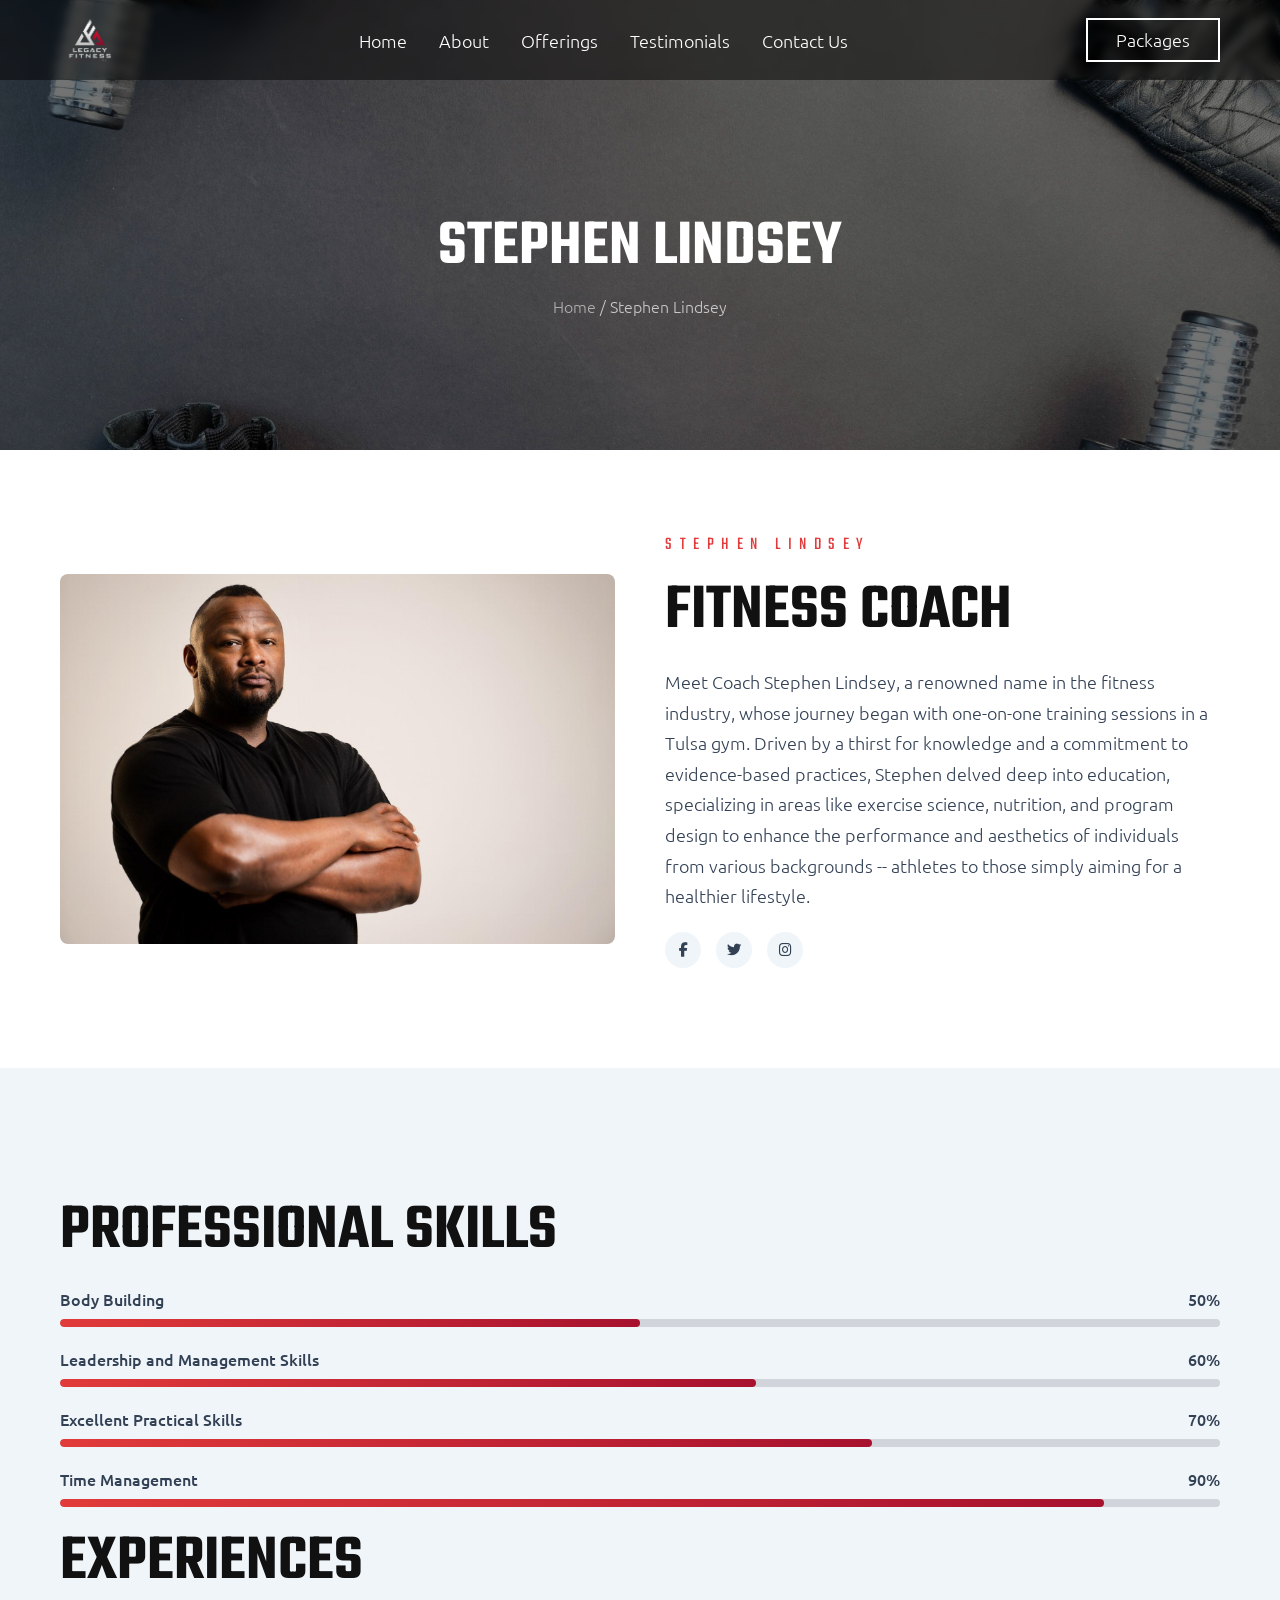
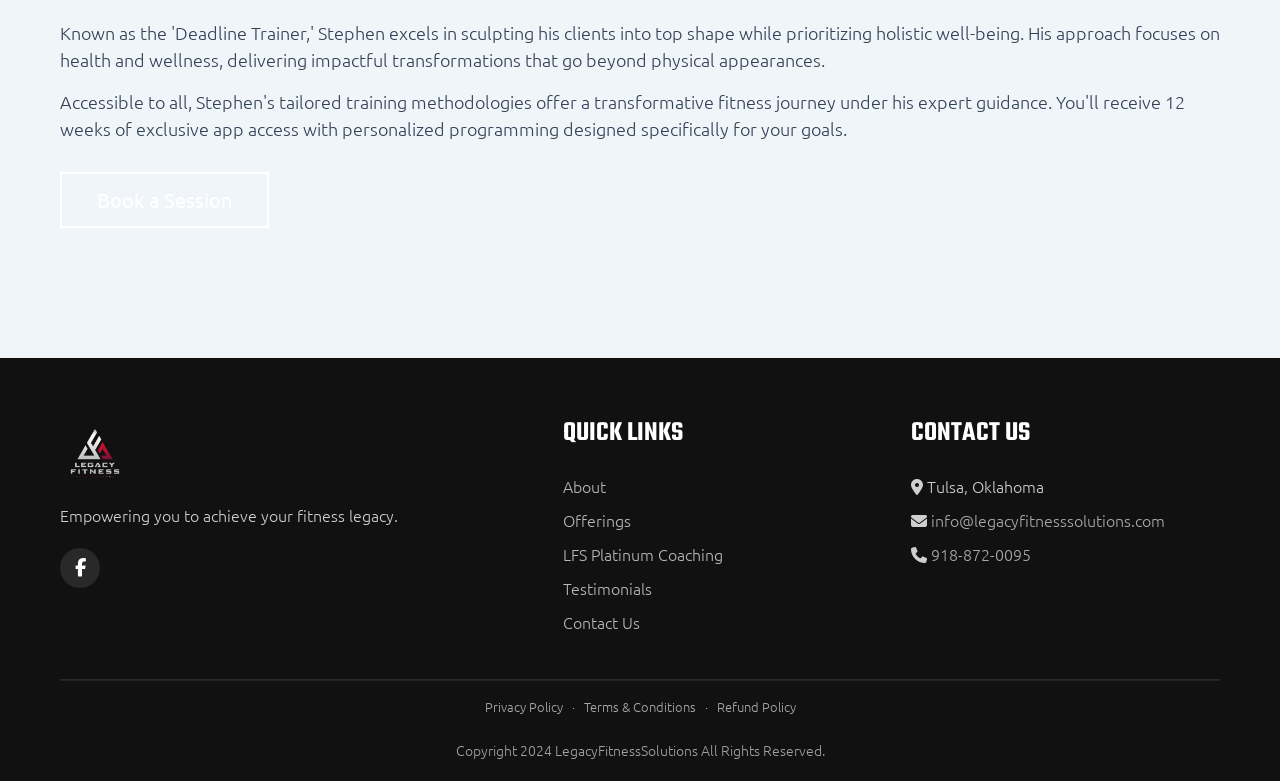
<file: stephen-lindsey.html>
<!DOCTYPE html>
<html lang="en">
<head>
  <meta charset="UTF-8">
  <meta name="viewport" content="width=device-width, initial-scale=1.0">
  <title>Stephen Lindsey - Legacy Fitness Solutions</title>
  <meta name="description" content="Meet Coach Stephen Lindsey, a renowned name in the fitness industry. Known as the 'Deadline Trainer,' Stephen excels in sculpting his clients into top shape.">
  <link rel="icon" type="image/png" href="images/logo.png">
  <link rel="stylesheet" href="css/style.css">
  <link rel="stylesheet" href="https://cdnjs.cloudflare.com/ajax/libs/font-awesome/6.5.1/css/all.min.css">
</head>
<body>

  <header class="header">
    <div class="container">
      <a href="index.html" class="header-logo"><img src="images/logo.png" alt="Legacy Fitness Solutions"></a>
      <nav class="nav-menu">
        <a href="index.html">Home</a><a href="about.html">About</a><a href="offerings.html">Offerings</a><a href="testimonials.html">Testimonials</a><a href="contact.html">Contact Us</a>
      </nav>
      <div class="nav-cta"><a href="shop.html" class="btn btn-primary">Packages</a></div>
      <div class="mobile-toggle" aria-label="Toggle Menu"><span></span><span></span><span></span></div>
    </div>
  </header>

  <section class="page-hero">
    <h1>Stephen Lindsey</h1>
    <p class="breadcrumb"><a href="index.html">Home</a> / Stephen Lindsey</p>
  </section>

  <section class="content-section">
    <div class="container">
      <div class="content-grid reverse">
        <div class="content-text animate-on-scroll">
          <p class="section-label">Stephen Lindsey</p>
          <h2 class="section-title">Fitness Coach</h2>
          <p>Meet Coach Stephen Lindsey, a renowned name in the fitness industry, whose journey began with one-on-one training sessions in a Tulsa gym. Driven by a thirst for knowledge and a commitment to evidence-based practices, Stephen delved deep into education, specializing in areas like exercise science, nutrition, and program design to enhance the performance and aesthetics of individuals from various backgrounds -- athletes to those simply aiming for a healthier lifestyle.</p>
          <div class="team-social" style="justify-content:flex-start;margin:20px 0;">
            <a href="#"><i class="fab fa-facebook-f"></i></a>
            <a href="#"><i class="fab fa-twitter"></i></a>
            <a href="#"><i class="fab fa-instagram"></i></a>
          </div>
        </div>
        <div class="content-image animate-on-scroll">
          <img src="images/stephen-photo.jpg" alt="Stephen Lindsey">
        </div>
      </div>
    </div>
  </section>

  <!-- Skills -->
  <section class="section section-light">
    <div class="container">
      <div class="content-grid">
        <div class="animate-on-scroll">
          <h2 class="section-title">Professional Skills</h2>
          <div class="skills-list">
            <div class="skill-item">
              <div class="skill-name"><span>Body Building</span><span>50%</span></div>
              <div class="skill-bar"><div class="skill-bar-fill" style="width:50%;"></div></div>
            </div>
            <div class="skill-item">
              <div class="skill-name"><span>Leadership and Management Skills</span><span>60%</span></div>
              <div class="skill-bar"><div class="skill-bar-fill" style="width:60%;"></div></div>
            </div>
            <div class="skill-item">
              <div class="skill-name"><span>Excellent Practical Skills</span><span>70%</span></div>
              <div class="skill-bar"><div class="skill-bar-fill" style="width:70%;"></div></div>
            </div>
            <div class="skill-item">
              <div class="skill-name"><span>Time Management</span><span>90%</span></div>
              <div class="skill-bar"><div class="skill-bar-fill" style="width:90%;"></div></div>
            </div>
          </div>
        </div>
        <div class="animate-on-scroll">
          <h2 class="section-title">Experiences</h2>
          <p>Known as the 'Deadline Trainer,' Stephen excels in sculpting his clients into top shape while prioritizing holistic well-being. His approach focuses on health and wellness, delivering impactful transformations that go beyond physical appearances.</p>
          <p style="margin-top:15px;">Accessible to all, Stephen's tailored training methodologies offer a transformative fitness journey under his expert guidance. You'll receive 12 weeks of exclusive app access with personalized programming designed specifically for your goals.</p>
          <a href="contact.html" class="btn btn-primary mt-30">Book a Session</a>
        </div>
      </div>
    </div>
  </section>

  <footer class="footer">
    <div class="container">
      <div class="footer-grid">
        <div class="footer-brand">
          <img src="images/logo.png" alt="Legacy Fitness Solutions">
          <p>Empowering you to achieve your fitness legacy.</p>
          <div class="footer-social"><a href="https://www.facebook.com/share/e2A4c9sJseLJMTop/" target="_blank" rel="noopener" aria-label="Facebook"><i class="fab fa-facebook-f"></i></a></div>
        </div>
        <div><h4>Quick Links</h4><div class="footer-links"><a href="about.html">About</a><a href="offerings.html">Offerings</a><a href="lfs-platinum-coaching.html">LFS Platinum Coaching</a><a href="testimonials.html">Testimonials</a><a href="contact.html">Contact Us</a></div></div>
        <div><h4>Contact Us</h4><div class="footer-contact"><p><i class="fas fa-map-marker-alt"></i> Tulsa, Oklahoma</p><p><i class="fas fa-envelope"></i> <a href="mailto:info@legacyfitnesssolutions.com">info@legacyfitnesssolutions.com</a></p><p><i class="fas fa-phone"></i> <a href="tel:918-872-0095">918-872-0095</a></p></div></div>
      </div>
      <div class="footer-legal"><a href="privacy-policy.html">Privacy Policy</a> &middot; <a href="terms-and-conditions.html">Terms &amp; Conditions</a> &middot; <a href="refund-policy.html">Refund Policy</a></div>
      <div class="footer-bottom"><p>Copyright 2024 LegacyFitnessSolutions All Rights Reserved.</p></div>
    </div>
  </footer>
  <button class="scroll-top" aria-label="Scroll to top"><i class="fas fa-arrow-up"></i></button>
  <script src="js/main.js"></script>
  <!-- GoHighLevel chat widget -->
  <script src="https://widgets.leadconnectorhq.com/loader.js" data-resources-url="https://widgets.leadconnectorhq.com/chat-widget/loader.js" data-widget-id="69f66f60cc1c63c1edb7273f" data-source="WEB_USER"></script>
</body>
</html>
</file>
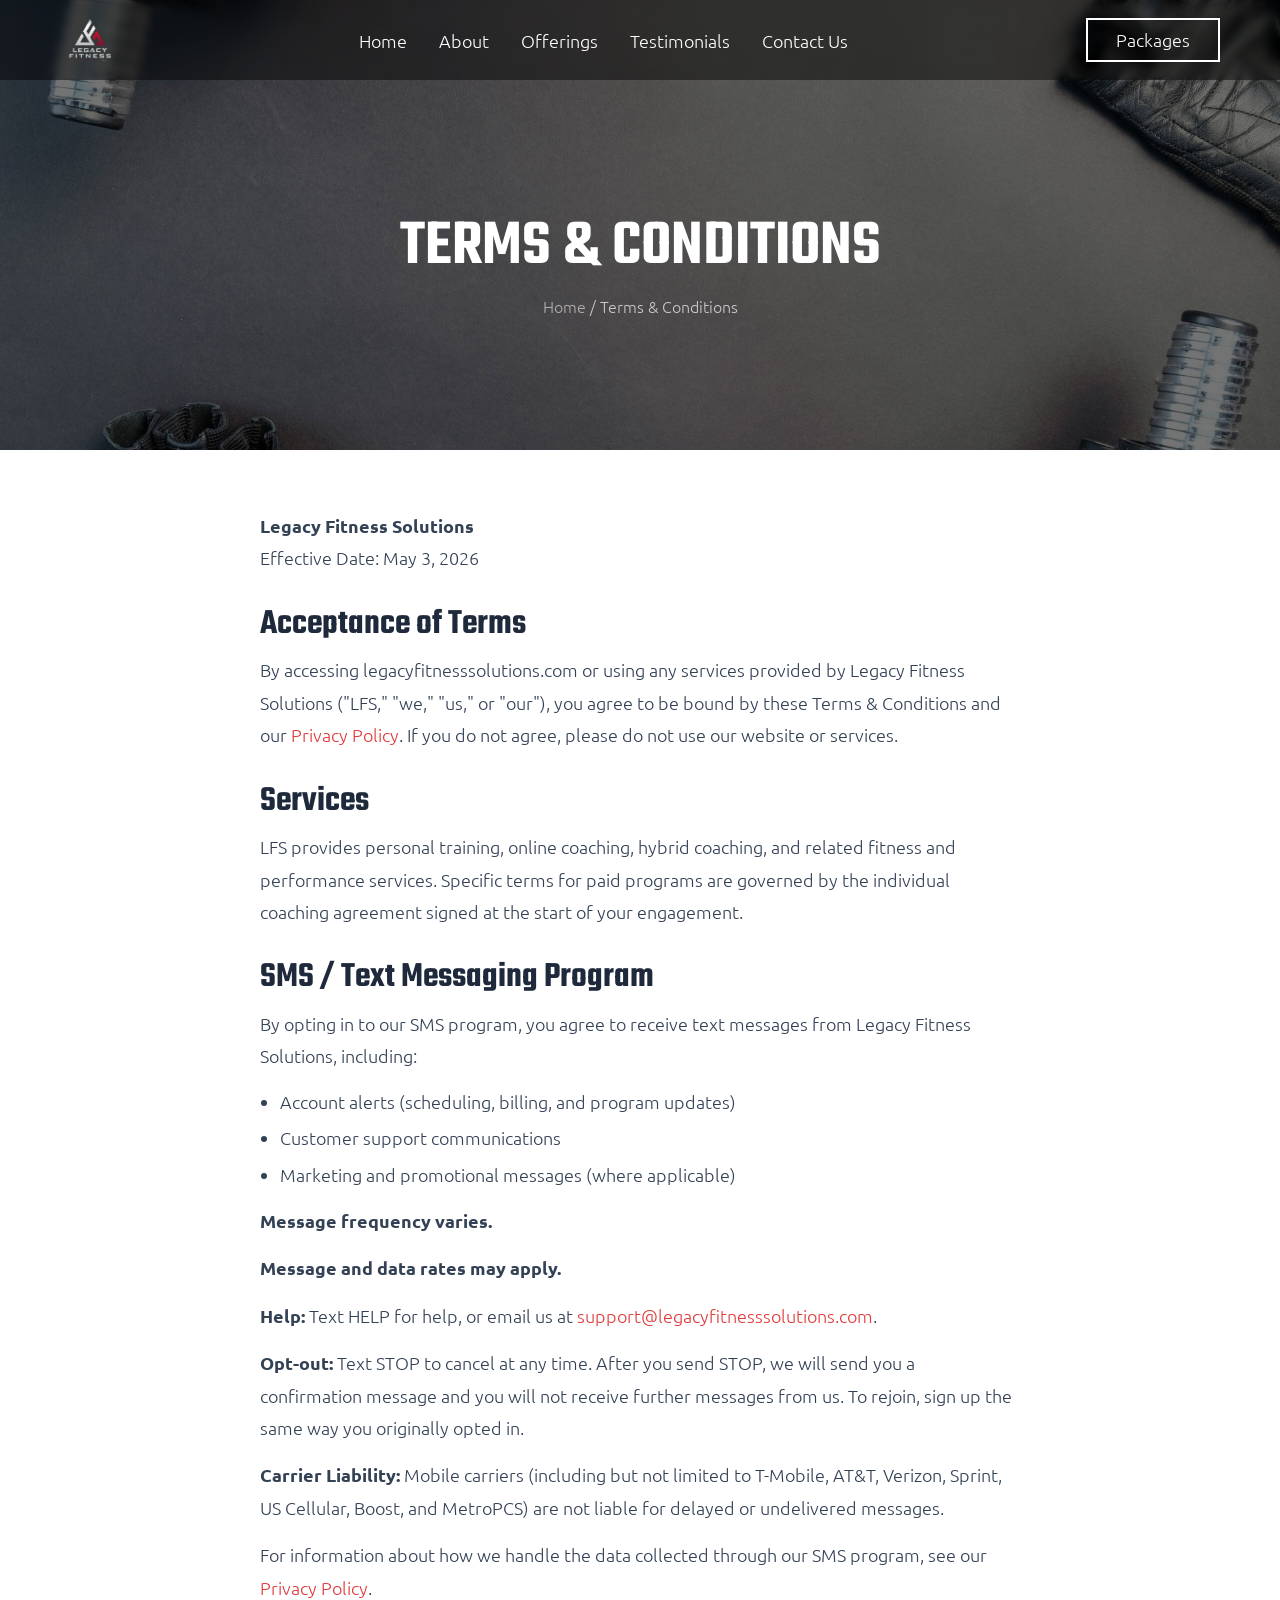
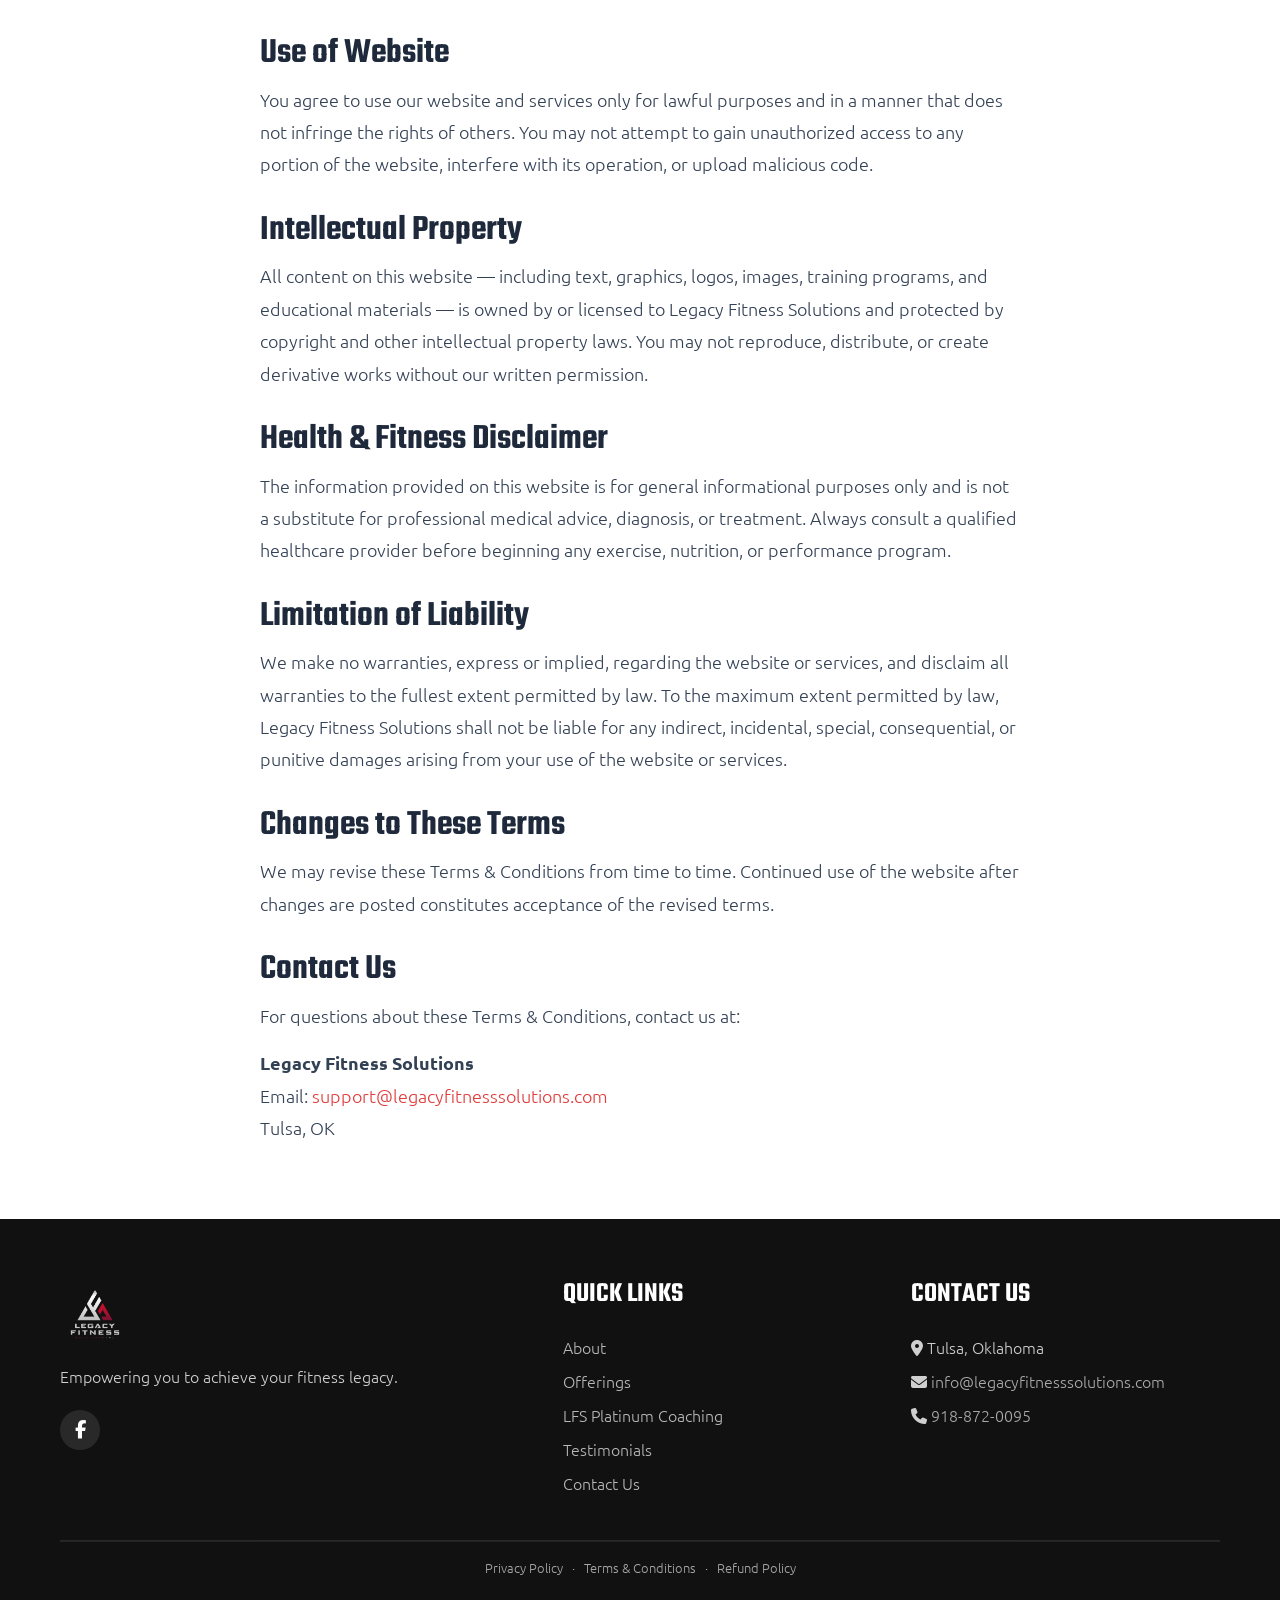
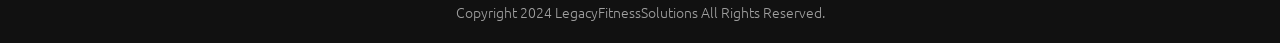
<file: terms-and-conditions.html>
<!DOCTYPE html>
<html lang="en">
<head>
  <meta charset="UTF-8">
  <meta name="viewport" content="width=device-width, initial-scale=1.0">
  <title>Terms &amp; Conditions - Legacy Fitness Solutions</title>
  <meta name="description" content="Legacy Fitness Solutions terms and conditions, including SMS texting program rules, opt-out instructions, and service terms.">
  <link rel="icon" type="image/png" href="images/logo.png">
  <link rel="stylesheet" href="css/style.css">
  <link rel="stylesheet" href="https://cdnjs.cloudflare.com/ajax/libs/font-awesome/6.5.1/css/all.min.css">
</head>
<body>

  <header class="header">
    <div class="container">
      <a href="index.html" class="header-logo"><img src="images/logo.png" alt="Legacy Fitness Solutions"></a>
      <nav class="nav-menu">
        <a href="index.html">Home</a><a href="about.html">About</a><a href="offerings.html">Offerings</a><a href="testimonials.html">Testimonials</a><a href="contact.html">Contact Us</a>
      </nav>
      <div class="nav-cta"><a href="shop.html" class="btn btn-primary">Packages</a></div>
      <div class="mobile-toggle" aria-label="Toggle Menu"><span></span><span></span><span></span></div>
    </div>
  </header>

  <section class="page-hero">
    <h1>Terms &amp; Conditions</h1>
    <p class="breadcrumb"><a href="index.html">Home</a> / Terms &amp; Conditions</p>
  </section>

  <div class="policy-content">
    <p><strong>Legacy Fitness Solutions</strong><br>Effective Date: May 3, 2026</p>

    <h2>Acceptance of Terms</h2>
    <p>By accessing legacyfitnesssolutions.com or using any services provided by Legacy Fitness Solutions ("LFS," "we," "us," or "our"), you agree to be bound by these Terms &amp; Conditions and our <a href="privacy-policy.html">Privacy Policy</a>. If you do not agree, please do not use our website or services.</p>

    <h2>Services</h2>
    <p>LFS provides personal training, online coaching, hybrid coaching, and related fitness and performance services. Specific terms for paid programs are governed by the individual coaching agreement signed at the start of your engagement.</p>

    <h2>SMS / Text Messaging Program</h2>
    <p>By opting in to our SMS program, you agree to receive text messages from Legacy Fitness Solutions, including:</p>
    <ul>
      <li>Account alerts (scheduling, billing, and program updates)</li>
      <li>Customer support communications</li>
      <li>Marketing and promotional messages (where applicable)</li>
    </ul>
    <p><strong>Message frequency varies.</strong></p>
    <p><strong>Message and data rates may apply.</strong></p>
    <p><strong>Help:</strong> Text HELP for help, or email us at <a href="mailto:support@legacyfitnesssolutions.com">support@legacyfitnesssolutions.com</a>.</p>
    <p><strong>Opt-out:</strong> Text STOP to cancel at any time. After you send STOP, we will send you a confirmation message and you will not receive further messages from us. To rejoin, sign up the same way you originally opted in.</p>
    <p><strong>Carrier Liability:</strong> Mobile carriers (including but not limited to T-Mobile, AT&amp;T, Verizon, Sprint, US Cellular, Boost, and MetroPCS) are not liable for delayed or undelivered messages.</p>
    <p>For information about how we handle the data collected through our SMS program, see our <a href="privacy-policy.html">Privacy Policy</a>.</p>

    <h2>Use of Website</h2>
    <p>You agree to use our website and services only for lawful purposes and in a manner that does not infringe the rights of others. You may not attempt to gain unauthorized access to any portion of the website, interfere with its operation, or upload malicious code.</p>

    <h2>Intellectual Property</h2>
    <p>All content on this website &mdash; including text, graphics, logos, images, training programs, and educational materials &mdash; is owned by or licensed to Legacy Fitness Solutions and protected by copyright and other intellectual property laws. You may not reproduce, distribute, or create derivative works without our written permission.</p>

    <h2>Health &amp; Fitness Disclaimer</h2>
    <p>The information provided on this website is for general informational purposes only and is not a substitute for professional medical advice, diagnosis, or treatment. Always consult a qualified healthcare provider before beginning any exercise, nutrition, or performance program.</p>

    <h2>Limitation of Liability</h2>
    <p>We make no warranties, express or implied, regarding the website or services, and disclaim all warranties to the fullest extent permitted by law. To the maximum extent permitted by law, Legacy Fitness Solutions shall not be liable for any indirect, incidental, special, consequential, or punitive damages arising from your use of the website or services.</p>

    <h2>Changes to These Terms</h2>
    <p>We may revise these Terms &amp; Conditions from time to time. Continued use of the website after changes are posted constitutes acceptance of the revised terms.</p>

    <h2>Contact Us</h2>
    <p>For questions about these Terms &amp; Conditions, contact us at:</p>
    <p><strong>Legacy Fitness Solutions</strong><br>Email: <a href="mailto:support@legacyfitnesssolutions.com">support@legacyfitnesssolutions.com</a><br>Tulsa, OK</p>
  </div>

  <footer class="footer">
    <div class="container">
      <div class="footer-grid">
        <div class="footer-brand">
          <img src="images/logo.png" alt="Legacy Fitness Solutions">
          <p>Empowering you to achieve your fitness legacy.</p>
          <div class="footer-social"><a href="https://www.facebook.com/share/e2A4c9sJseLJMTop/" target="_blank" rel="noopener" aria-label="Facebook"><i class="fab fa-facebook-f"></i></a></div>
        </div>
        <div><h4>Quick Links</h4><div class="footer-links"><a href="about.html">About</a><a href="offerings.html">Offerings</a><a href="lfs-platinum-coaching.html">LFS Platinum Coaching</a><a href="testimonials.html">Testimonials</a><a href="contact.html">Contact Us</a></div></div>
        <div><h4>Contact Us</h4><div class="footer-contact"><p><i class="fas fa-map-marker-alt"></i> Tulsa, Oklahoma</p><p><i class="fas fa-envelope"></i> <a href="mailto:info@legacyfitnesssolutions.com">info@legacyfitnesssolutions.com</a></p><p><i class="fas fa-phone"></i> <a href="tel:918-872-0095">918-872-0095</a></p></div></div>
      </div>
      <div class="footer-legal"><a href="privacy-policy.html">Privacy Policy</a> &middot; <a href="terms-and-conditions.html">Terms &amp; Conditions</a> &middot; <a href="refund-policy.html">Refund Policy</a></div>
      <div class="footer-bottom"><p>Copyright 2024 LegacyFitnessSolutions All Rights Reserved.</p></div>
    </div>
  </footer>
  <button class="scroll-top" aria-label="Scroll to top"><i class="fas fa-arrow-up"></i></button>
  <script src="js/main.js"></script>
  <!-- GoHighLevel chat widget -->
  <script src="https://widgets.leadconnectorhq.com/loader.js" data-resources-url="https://widgets.leadconnectorhq.com/chat-widget/loader.js" data-widget-id="69f66f60cc1c63c1edb7273f" data-source="WEB_USER"></script>
</body>
</html>
</file>
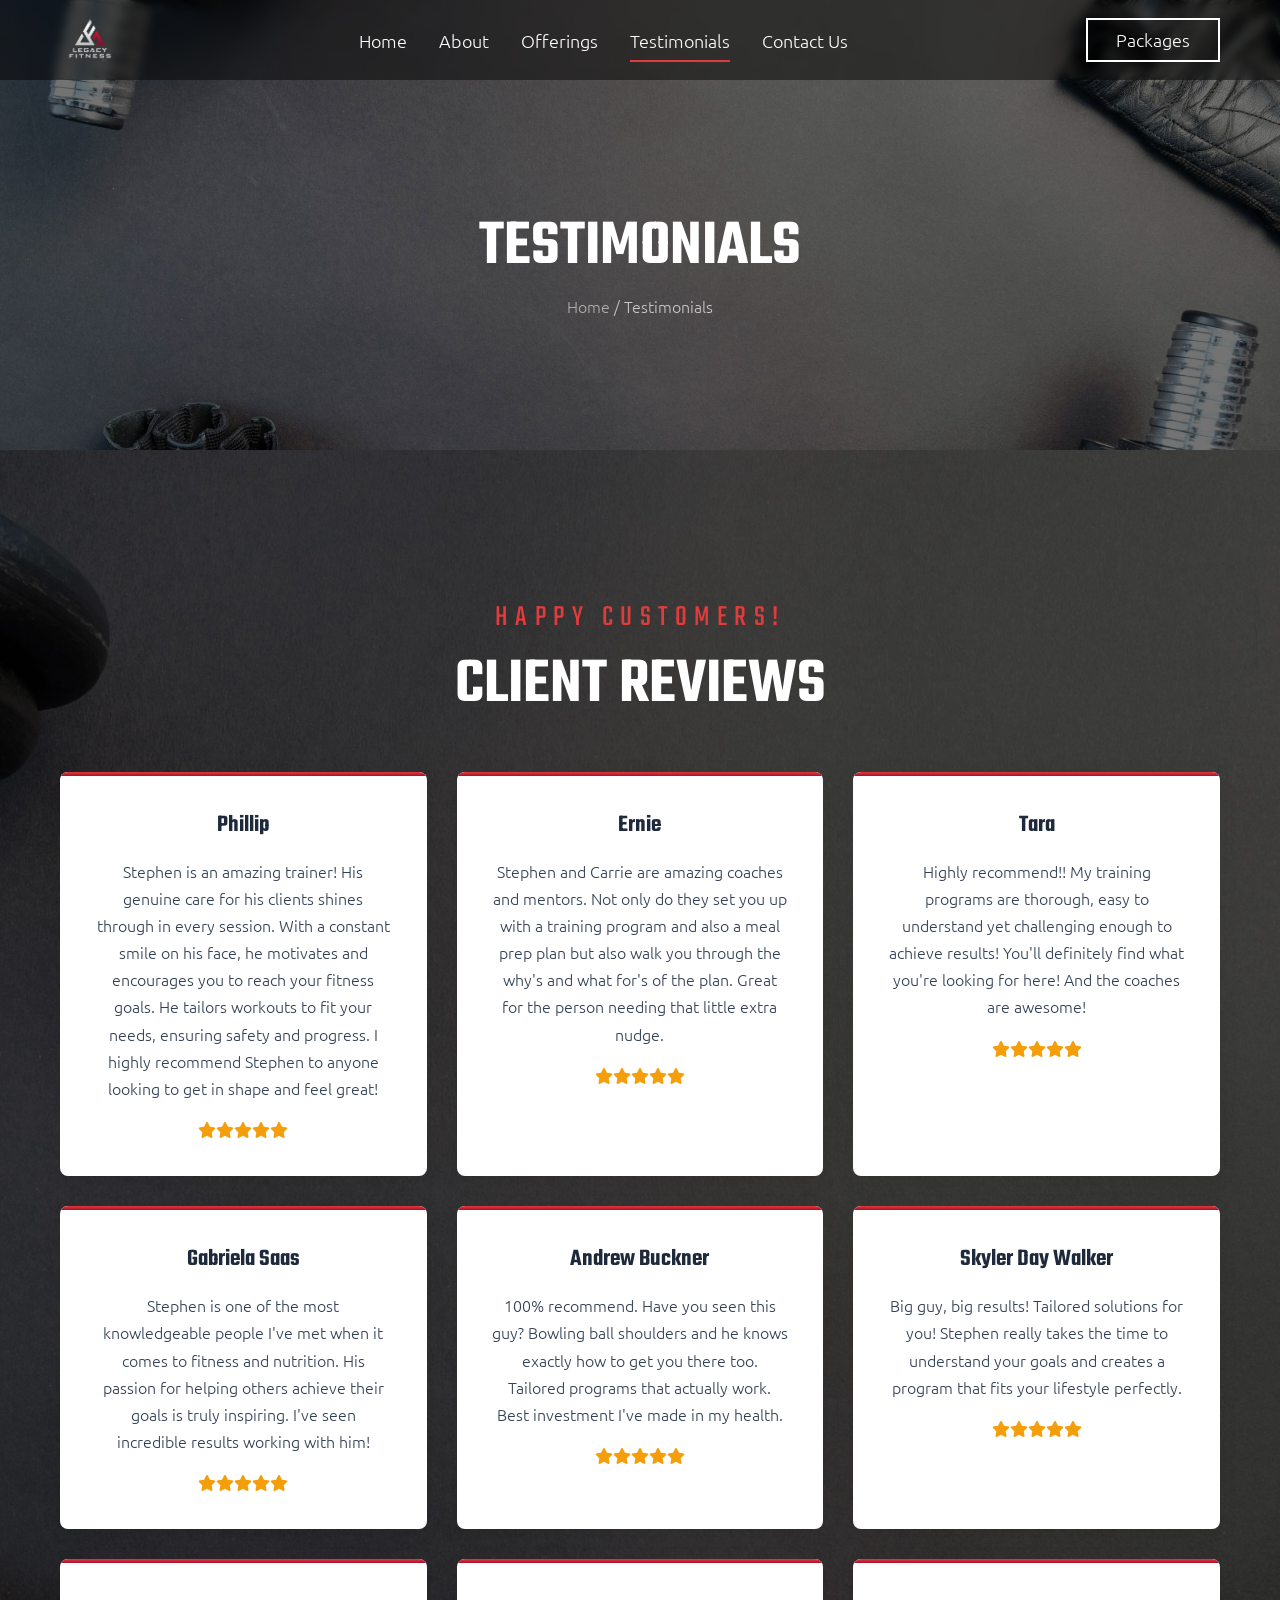
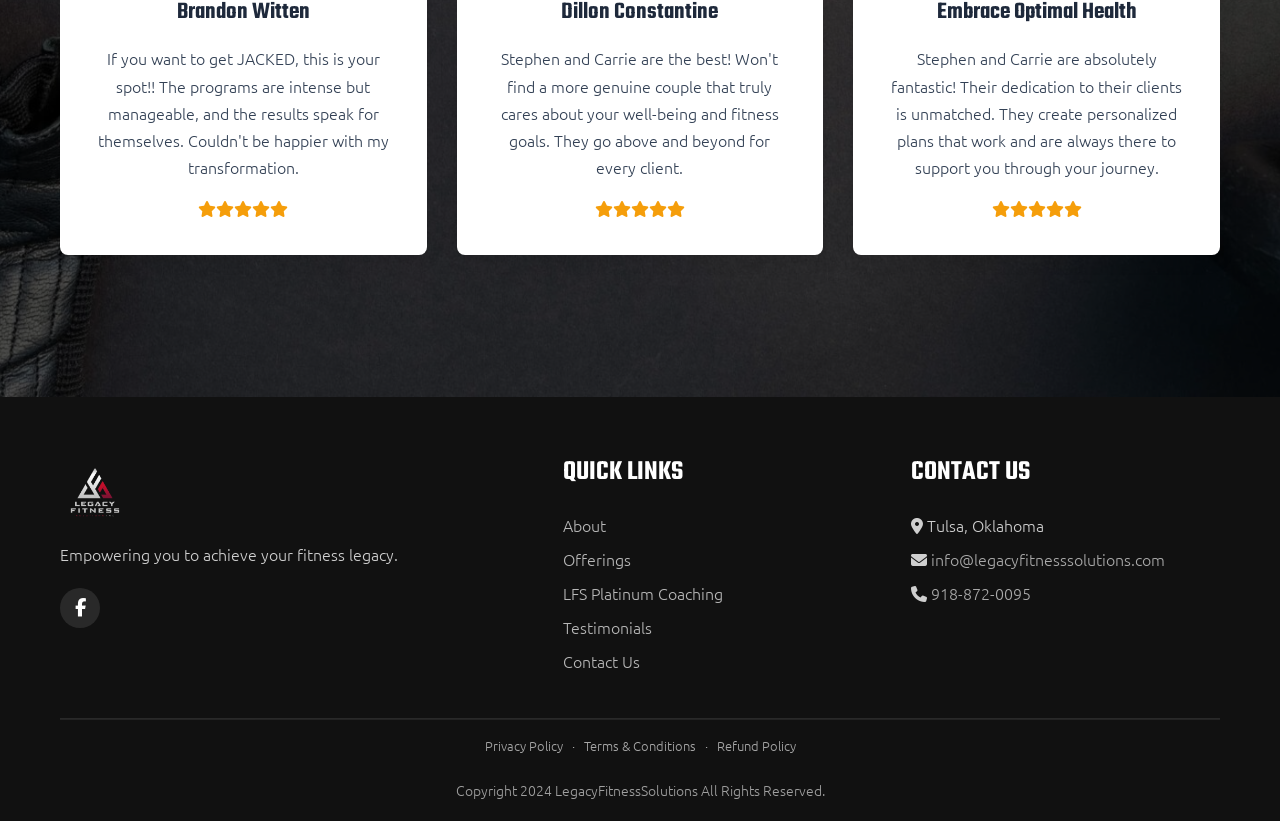
<file: testimonials.html>
<!DOCTYPE html>
<html lang="en">
<head>
  <meta charset="UTF-8">
  <meta name="viewport" content="width=device-width, initial-scale=1.0">
  <title>Testimonials - Legacy Fitness Solutions</title>
  <meta name="description" content="See what our clients say about Legacy Fitness Solutions. Real reviews from real people who transformed their lives.">
  <link rel="icon" type="image/png" href="images/logo.png">
  <link rel="stylesheet" href="css/style.css">
  <link rel="stylesheet" href="https://cdnjs.cloudflare.com/ajax/libs/font-awesome/6.5.1/css/all.min.css">
</head>
<body>

  <!-- Header -->
  <header class="header">
    <div class="container">
      <a href="index.html" class="header-logo"><img src="images/logo.png" alt="Legacy Fitness Solutions"></a>
      <nav class="nav-menu">
        <a href="index.html">Home</a>
        <a href="about.html">About</a>
        <a href="offerings.html">Offerings</a>
        <a href="testimonials.html" class="active">Testimonials</a>
        <a href="contact.html">Contact Us</a>
      </nav>
      <div class="nav-cta"><a href="shop.html" class="btn btn-primary">Packages</a></div>
      <div class="mobile-toggle" aria-label="Toggle Menu"><span></span><span></span><span></span></div>
    </div>
  </header>

  <!-- Page Hero -->
  <section class="page-hero">
    <h1>Testimonials</h1>
    <p class="breadcrumb"><a href="index.html">Home</a> / Testimonials</p>
  </section>

  <!-- Testimonials -->
  <section class="testimonials-section">
    <div class="container text-center">
      <p class="section-label">Happy Customers!</p>
      <h2 class="section-title">Client Reviews</h2>
      <div class="testimonials-grid">
        <div class="testimonial-card animate-on-scroll">
          <p class="testimonial-author">Phillip</p>
          <p class="testimonial-text">Stephen is an amazing trainer! His genuine care for his clients shines through in every session. With a constant smile on his face, he motivates and encourages you to reach your fitness goals. He tailors workouts to fit your needs, ensuring safety and progress. I highly recommend Stephen to anyone looking to get in shape and feel great!</p>
          <div class="testimonial-stars"><i class="fas fa-star"></i><i class="fas fa-star"></i><i class="fas fa-star"></i><i class="fas fa-star"></i><i class="fas fa-star"></i></div>
        </div>
        <div class="testimonial-card animate-on-scroll">
          <p class="testimonial-author">Ernie</p>
          <p class="testimonial-text">Stephen and Carrie are amazing coaches and mentors. Not only do they set you up with a training program and also a meal prep plan but also walk you through the why's and what for's of the plan. Great for the person needing that little extra nudge.</p>
          <div class="testimonial-stars"><i class="fas fa-star"></i><i class="fas fa-star"></i><i class="fas fa-star"></i><i class="fas fa-star"></i><i class="fas fa-star"></i></div>
        </div>
        <div class="testimonial-card animate-on-scroll">
          <p class="testimonial-author">Tara</p>
          <p class="testimonial-text">Highly recommend!! My training programs are thorough, easy to understand yet challenging enough to achieve results! You'll definitely find what you're looking for here! And the coaches are awesome!</p>
          <div class="testimonial-stars"><i class="fas fa-star"></i><i class="fas fa-star"></i><i class="fas fa-star"></i><i class="fas fa-star"></i><i class="fas fa-star"></i></div>
        </div>
        <div class="testimonial-card animate-on-scroll">
          <p class="testimonial-author">Gabriela Saas</p>
          <p class="testimonial-text">Stephen is one of the most knowledgeable people I've met when it comes to fitness and nutrition. His passion for helping others achieve their goals is truly inspiring. I've seen incredible results working with him!</p>
          <div class="testimonial-stars"><i class="fas fa-star"></i><i class="fas fa-star"></i><i class="fas fa-star"></i><i class="fas fa-star"></i><i class="fas fa-star"></i></div>
        </div>
        <div class="testimonial-card animate-on-scroll">
          <p class="testimonial-author">Andrew Buckner</p>
          <p class="testimonial-text">100% recommend. Have you seen this guy? Bowling ball shoulders and he knows exactly how to get you there too. Tailored programs that actually work. Best investment I've made in my health.</p>
          <div class="testimonial-stars"><i class="fas fa-star"></i><i class="fas fa-star"></i><i class="fas fa-star"></i><i class="fas fa-star"></i><i class="fas fa-star"></i></div>
        </div>
        <div class="testimonial-card animate-on-scroll">
          <p class="testimonial-author">Skyler Day Walker</p>
          <p class="testimonial-text">Big guy, big results! Tailored solutions for you! Stephen really takes the time to understand your goals and creates a program that fits your lifestyle perfectly.</p>
          <div class="testimonial-stars"><i class="fas fa-star"></i><i class="fas fa-star"></i><i class="fas fa-star"></i><i class="fas fa-star"></i><i class="fas fa-star"></i></div>
        </div>
        <div class="testimonial-card animate-on-scroll">
          <p class="testimonial-author">Brandon Witten</p>
          <p class="testimonial-text">If you want to get JACKED, this is your spot!! The programs are intense but manageable, and the results speak for themselves. Couldn't be happier with my transformation.</p>
          <div class="testimonial-stars"><i class="fas fa-star"></i><i class="fas fa-star"></i><i class="fas fa-star"></i><i class="fas fa-star"></i><i class="fas fa-star"></i></div>
        </div>
        <div class="testimonial-card animate-on-scroll">
          <p class="testimonial-author">Dillon Constantine</p>
          <p class="testimonial-text">Stephen and Carrie are the best! Won't find a more genuine couple that truly cares about your well-being and fitness goals. They go above and beyond for every client.</p>
          <div class="testimonial-stars"><i class="fas fa-star"></i><i class="fas fa-star"></i><i class="fas fa-star"></i><i class="fas fa-star"></i><i class="fas fa-star"></i></div>
        </div>
        <div class="testimonial-card animate-on-scroll">
          <p class="testimonial-author">Embrace Optimal Health</p>
          <p class="testimonial-text">Stephen and Carrie are absolutely fantastic! Their dedication to their clients is unmatched. They create personalized plans that work and are always there to support you through your journey.</p>
          <div class="testimonial-stars"><i class="fas fa-star"></i><i class="fas fa-star"></i><i class="fas fa-star"></i><i class="fas fa-star"></i><i class="fas fa-star"></i></div>
        </div>
      </div>
    </div>
  </section>

  <!-- Footer -->
  <footer class="footer">
    <div class="container">
      <div class="footer-grid">
        <div class="footer-brand">
          <img src="images/logo.png" alt="Legacy Fitness Solutions">
          <p>Empowering you to achieve your fitness legacy.</p>
          <div class="footer-social">
            <a href="https://www.facebook.com/share/e2A4c9sJseLJMTop/" target="_blank" rel="noopener" aria-label="Facebook"><i class="fab fa-facebook-f"></i></a>
          </div>
        </div>
        <div>
          <h4>Quick Links</h4>
          <div class="footer-links">
            <a href="about.html">About</a>
            <a href="offerings.html">Offerings</a>
            <a href="lfs-platinum-coaching.html">LFS Platinum Coaching</a>
            <a href="testimonials.html">Testimonials</a>
            <a href="contact.html">Contact Us</a>
          </div>
        </div>
        <div>
          <h4>Contact Us</h4>
          <div class="footer-contact">
            <p><i class="fas fa-map-marker-alt"></i> Tulsa, Oklahoma</p>
            <p><i class="fas fa-envelope"></i> <a href="mailto:info@legacyfitnesssolutions.com">info@legacyfitnesssolutions.com</a></p>
            <p><i class="fas fa-phone"></i> <a href="tel:918-872-0095">918-872-0095</a></p>
          </div>
        </div>
      </div>
      <div class="footer-legal"><a href="privacy-policy.html">Privacy Policy</a> &middot; <a href="terms-and-conditions.html">Terms &amp; Conditions</a> &middot; <a href="refund-policy.html">Refund Policy</a></div>
      <div class="footer-bottom">
        <p>Copyright 2024 LegacyFitnessSolutions All Rights Reserved.</p>
      </div>
    </div>
  </footer>

  <button class="scroll-top" aria-label="Scroll to top"><i class="fas fa-arrow-up"></i></button>
  <script src="js/main.js"></script>
  <!-- GoHighLevel chat widget -->
  <script src="https://widgets.leadconnectorhq.com/loader.js" data-resources-url="https://widgets.leadconnectorhq.com/chat-widget/loader.js" data-widget-id="69f66f60cc1c63c1edb7273f" data-source="WEB_USER"></script>
</body>
</html>
</file>
<file: css/style.css>
/* ===========================
   Legacy Fitness Solutions
   Main Stylesheet — matched to original WP/Elementor
   =========================== */

@import url('https://fonts.googleapis.com/css2?family=Teko:wght@300;400;500;600;700&family=Ubuntu:ital,wght@0,300;0,400;0,500;0,700;1,400&family=DM+Serif+Display:ital@0;1&display=swap');

:root {
  --primary: #E13B3B;
  --primary-dark: #A7112E;
  --dark: #1e293b;
  --text: #334155;
  --light-bg: #F0F5FA;
  --white: #FFFFFF;
  --border: #D1D5DB;
  --black: #111111;
  --red: #b10f2c;
  --font-heading: 'Teko', sans-serif;
  --font-body: 'Ubuntu', sans-serif;
  --font-accent: 'DM Serif Display', serif;
  --max-width: 1200px;
  --transition: all 0.3s ease;
}

*, *::before, *::after { margin: 0; padding: 0; box-sizing: border-box; }
html { scroll-behavior: smooth; font-size: 16px; }

body {
  font-family: var(--font-body);
  font-weight: 300;
  font-size: 18px;
  line-height: 1.5;
  color: var(--text);
  background: var(--white);
  overflow-x: hidden;
}

img { max-width: 100%; height: auto; display: block; }
a { color: var(--primary); text-decoration: none; transition: var(--transition); }
a:hover { color: var(--primary-dark); }

h1, h2, h3, h4, h5, h6 {
  font-family: var(--font-heading);
  font-weight: 600;
  color: var(--dark);
  line-height: 1.1;
}

ul { list-style: none; }

.container { max-width: var(--max-width); margin: 0 auto; padding: 0 20px; }

/* --- Buttons --- */
.btn {
  display: inline-block;
  padding: 15px 35px;
  font-family: var(--font-body);
  font-weight: 400;
  font-size: 20px;
  line-height: 1.1;
  border: 2px solid transparent;
  border-radius: 0;
  cursor: pointer;
  transition: var(--transition);
  text-align: center;
  text-decoration: none;
}

.btn-primary {
  background: transparent;
  color: var(--white);
  border-color: var(--white);
}

.btn-primary:hover {
  background: linear-gradient(82deg, #E13B3B 0%, #A7112E 100%);
  border-color: var(--primary);
  color: var(--white);
}

.btn-solid {
  background: linear-gradient(82deg, #E13B3B 0%, #A7112E 100%);
  color: var(--white);
  border-color: var(--primary);
}

.btn-solid:hover {
  background: linear-gradient(82deg, #A7112E 0%, #E13B3B 100%);
  border-color: var(--primary-dark);
  color: var(--white);
}

.btn-outline {
  background: transparent;
  color: var(--white);
  border-color: var(--white);
}

.btn-outline:hover {
  background: var(--white);
  color: var(--dark);
}

.btn-dark {
  background: transparent;
  color: var(--dark);
  border-color: var(--dark);
}

.btn-dark:hover {
  background: var(--dark);
  color: var(--white);
}

/* --- Header & Nav --- */
.header {
  position: fixed;
  top: 0;
  left: 0;
  right: 0;
  z-index: 1000;
  background: rgba(0, 0, 0, 0.45);
  backdrop-filter: blur(4px);
  transition: var(--transition);
}

.header.scrolled {
  background: rgba(0, 0, 0, 0.92);
}

.header .container {
  display: flex;
  align-items: center;
  justify-content: space-between;
  height: 80px;
}

.header-logo img { height: 60px; width: auto; }

.nav-menu {
  display: flex;
  align-items: center;
  gap: 32px;
}

.nav-menu a {
  color: var(--white);
  font-family: var(--font-body);
  font-weight: 300;
  font-size: 18px;
  padding: 8px 0;
  position: relative;
}

.nav-menu a::after {
  content: '';
  position: absolute;
  bottom: 0;
  left: 0;
  width: 0;
  height: 2px;
  background: var(--primary);
  transition: var(--transition);
}

.nav-menu a:hover::after,
.nav-menu a.active::after { width: 100%; }
.nav-menu a:hover { color: var(--primary); }

.nav-cta .btn {
  padding: 10px 28px;
  font-size: 18px;
  font-weight: 300;
}

.mobile-toggle {
  display: none;
  flex-direction: column;
  gap: 5px;
  cursor: pointer;
  padding: 5px;
}

.mobile-toggle span {
  display: block;
  width: 28px;
  height: 3px;
  background: var(--white);
  border-radius: 2px;
  transition: var(--transition);
}

/* --- Hero Section --- */
.hero {
  position: relative;
  min-height: 96vh;
  display: flex;
  align-items: flex-end;
  text-align: left;
  background: url('../images/offerings-hero.jpg') center/cover no-repeat;
  color: var(--white);
  padding: 0 0 185px 0;
  overflow: hidden;
}

.hero-content {
  max-width: var(--max-width);
  margin: 0 auto;
  padding: 0 20px;
  width: 100%;
}

.hero-subtitle {
  font-family: var(--font-heading);
  font-size: 50px;
  font-weight: 400;
  letter-spacing: 13px;
  text-transform: uppercase;
  margin-bottom: 0;
  line-height: 1;
}

.hero h1 {
  font-family: var(--font-heading);
  font-size: 185px;
  font-weight: 700;
  color: var(--white);
  line-height: 0.85;
  margin-bottom: 10px;
  text-transform: uppercase;
}

.hero h1 span {
  display: block;
  font-family: var(--font-accent);
  font-size: 50px;
  font-weight: 400;
  text-transform: none;
  font-style: italic;
  margin-top: 10px;
}

.hero .btn { margin-top: 30px; }

.hero-social {
  position: absolute;
  left: 40px;
  top: 50%;
  transform: translateY(-50%);
  display: flex;
  flex-direction: column;
  gap: 15px;
}

.hero-social a {
  color: var(--white);
  font-size: 1.2rem;
  opacity: 0.7;
  transition: var(--transition);
}

.hero-social a:hover { opacity: 1; color: var(--primary); }

/* --- Section Styles --- */
.section { padding: 128px 0 130px; }

.section-dark {
  background: var(--black);
  color: var(--white);
}

.section-light { background: var(--light-bg); }

.section-label {
  font-family: var(--font-heading);
  font-size: 30px;
  font-weight: 400;
  letter-spacing: 7.5px;
  text-transform: uppercase;
  color: var(--primary);
  margin-bottom: 10px;
}

.section-dark .section-label { color: var(--primary); }

.section-title {
  font-family: var(--font-heading);
  font-size: 65px;
  font-weight: 600;
  text-transform: uppercase;
  margin-bottom: 20px;
  line-height: 1.1;
  color: var(--black);
}

.section-dark .section-title { color: var(--white); }

.section-text {
  max-width: 700px;
  font-size: 18px;
  line-height: 1.5;
}

.text-center { text-align: center; }
.text-center .section-text { margin: 0 auto; }

/* --- Feature Cards (Why Choose Us) --- */
.features-wrapper {
  position: relative;
  padding: 40px 0;
}

.features-wrapper .circle-deco {
  position: absolute;
  width: 263px;
  height: 263px;
  opacity: 0.6;
  pointer-events: none;
  z-index: -1;
}

.features-wrapper .circle-deco.top-left { top: 60px; left: -60px; }
.features-wrapper .circle-deco.bottom-right { bottom: -80px; right: -70px; }

.features-grid {
  display: grid;
  grid-template-columns: repeat(4, 1fr);
  gap: 0;
  margin-top: 50px;
}

.feature-card {
  background: var(--white);
  border: 2px solid var(--white);
  box-shadow: 0px 0px 40px 3px rgba(0,0,0,0.03);
  padding: 55px 20px 45px;
  text-align: center;
  transition: var(--transition);
}

.feature-card:hover {
  border-color: var(--primary);
  box-shadow: 0px 0px 40px 10px rgba(223, 11, 11, 0.03);
}

.feature-card img {
  width: 90px;
  height: 90px;
  margin: 0 auto 20px;
  object-fit: contain;
}

.feature-card:hover img { animation: float 2s ease-in-out infinite; }

@keyframes float {
  0%, 100% { transform: translateY(0); }
  50% { transform: translateY(-8px); }
}

.feature-card h3 {
  font-size: 24px;
  color: var(--dark);
  margin-bottom: 12px;
}

.feature-card p {
  font-size: 16px;
  line-height: 1.6;
  color: var(--text);
}

.feature-card .read-more {
  display: inline-block;
  margin-top: 12px;
  color: var(--primary);
  font-size: 16px;
  font-weight: 400;
}

.feature-card .read-more:hover { text-decoration: underline; }

.section-dark .feature-card {
  background: rgba(255,255,255,0.05);
  border-color: rgba(255,255,255,0.1);
}

.section-dark .feature-card h3 { color: var(--white); }
.section-dark .feature-card p { color: rgba(255,255,255,0.7); }
.section-dark .feature-card:hover { border-color: var(--primary); }

/* --- About Section --- */
.about-grid {
  display: grid;
  grid-template-columns: 6fr 4fr;
  gap: 0;
  align-items: stretch;
}

.about-image {
  position: relative;
  overflow: hidden;
  min-height: 650px;
}

.about-image img {
  width: 100%;
  height: 100%;
  object-fit: cover;
  object-position: top center;
}

.about-content {
  padding: 80px 50px;
}

.about-content .section-text {
  margin-bottom: 30px;
  font-size: 18px;
}

.stats-grid {
  display: grid;
  grid-template-columns: repeat(2, 1fr);
  gap: 20px;
  margin: 30px 0;
}

.stat-item {
  text-align: left;
  padding: 15px 10px;
  background: transparent;
}

.stat-number {
  font-family: var(--font-heading);
  font-size: 65px;
  font-weight: 600;
  color: var(--white);
  line-height: 1;
}

.stat-label {
  font-family: var(--font-heading);
  font-size: 28px;
  font-weight: 500;
  text-transform: uppercase;
  letter-spacing: 1px;
  color: var(--white);
  margin-top: 0;
}

/* --- Services Section --- */
.services-header {
  background: linear-gradient(82deg, #E13B3B 0%, #A7112E 100%);
  padding: 132px 0 345px;
  margin-bottom: -350px;
  position: relative;
  text-align: center;
}

.services-header .section-label,
.services-header .section-title { color: var(--white); }

.services-cards { padding: 0 0 132px; position: relative; z-index: 2; }

.services-grid {
  display: grid;
  grid-template-columns: repeat(2, 1fr);
  gap: 30px;
  margin-top: 50px;
}

.service-card {
  position: relative;
  border-radius: 12px;
  overflow: hidden;
  min-height: 400px;
  display: flex;
  align-items: flex-end;
  transition: var(--transition);
}

.service-card::before {
  content: '';
  position: absolute;
  inset: 0;
  background: linear-gradient(to top, rgba(0,0,0,0.85) 0%, rgba(0,0,0,0.3) 60%, rgba(0,0,0,0.1) 100%);
  z-index: 1;
  transition: var(--transition);
}

.service-card:hover::before {
  background: linear-gradient(180deg, var(--primary) 0%, var(--black) 100%);
  opacity: 0.85;
}

.service-card img.service-bg {
  position: absolute;
  inset: 0;
  width: 100%;
  height: 100%;
  object-fit: cover;
}

.service-card-content {
  position: relative;
  z-index: 2;
  padding: 30px;
  color: var(--white);
}

.service-icon {
  width: 60px;
  height: 60px;
  margin-bottom: 15px;
  filter: brightness(0) invert(1);
}

.service-card h3 {
  color: var(--white);
  font-size: 28px;
  text-transform: uppercase;
  margin-bottom: 10px;
}

.service-card p {
  font-size: 16px;
  line-height: 1.6;
  opacity: 0.9;
  margin-bottom: 15px;
}

.service-card .btn { padding: 10px 24px; font-size: 16px; }

/* --- Testimonials --- */
.testimonials-section {
  background: url('../images/offerings-hero.jpg') center/cover no-repeat;
  padding: 145px 0 142px;
  color: var(--white);
  position: relative;
}

.testimonials-section::before {
  content: '';
  position: absolute;
  inset: 0;
  background: rgba(0,0,0,0.7);
}

.testimonials-section > .container { position: relative; z-index: 2; }
.testimonials-section .section-label { color: var(--primary); }
.testimonials-section .section-title { color: var(--white); }

.testimonials-grid {
  display: grid;
  grid-template-columns: repeat(3, 1fr);
  gap: 30px;
  margin-top: 50px;
}

.testimonial-card {
  background: var(--white);
  border-radius: 8px;
  padding: 35px;
  box-shadow: 0 4px 20px rgba(0,0,0,0.08);
  transition: var(--transition);
  position: relative;
  overflow: hidden;
}

.testimonial-card::before {
  content: '';
  position: absolute;
  top: 0;
  left: 0;
  right: 0;
  height: 4px;
  background: linear-gradient(180deg, #E13B3B 0%, #A7112E 100%);
}

.testimonial-card:hover {
  transform: translateY(-5px);
  box-shadow: 0 8px 30px rgba(0,0,0,0.12);
}

.testimonial-author {
  font-family: var(--font-heading);
  font-size: 24px;
  font-weight: 600;
  color: var(--dark);
  margin-bottom: 15px;
}

.testimonial-text {
  font-size: 16px;
  line-height: 1.7;
  color: var(--text);
  margin-bottom: 15px;
}

.testimonial-stars {
  color: #f59e0b;
  font-size: 1rem;
}

/* --- Team Section --- */
.team-grid {
  display: grid;
  grid-template-columns: repeat(2, 1fr);
  gap: 40px;
  max-width: 800px;
  margin: 50px auto 0;
}

.team-card {
  text-align: center;
  background: var(--white);
  border-radius: 12px;
  overflow: hidden;
  box-shadow: 0 4px 20px rgba(0,0,0,0.08);
  transition: var(--transition);
  color: inherit;
}

.team-card:hover {
  transform: translateY(-5px);
  box-shadow: 0 8px 30px rgba(0,0,0,0.15);
}

.team-card-image {
  width: 100%;
  aspect-ratio: 1;
  overflow: hidden;
}

.team-card-image img {
  width: 100%;
  height: 100%;
  object-fit: cover;
  transition: var(--transition);
}

.team-card:hover .team-card-image img { transform: scale(1.05); }

.team-card-info { padding: 25px; }

.team-card h3 {
  font-size: 28px;
  text-transform: uppercase;
  margin-bottom: 5px;
}

.team-card .role {
  font-size: 16px;
  color: var(--primary);
  font-weight: 400;
  margin-bottom: 15px;
}

.team-social {
  display: flex;
  justify-content: center;
  gap: 15px;
}

.team-social a, .team-social span {
  width: 36px;
  height: 36px;
  border-radius: 50%;
  background: var(--light-bg);
  display: flex;
  align-items: center;
  justify-content: center;
  color: var(--text);
  font-size: 0.9rem;
  transition: var(--transition);
}

.team-social a:hover { background: var(--primary); color: var(--white); }

/* --- CTA Banner --- */
.cta-banner {
  position: relative;
  padding: 100px 0;
  text-align: center;
  background: linear-gradient(rgba(0,0,0,0.7), rgba(0,0,0,0.7)), url('../images/photo-7-1.jpg') center/cover no-repeat fixed;
  color: var(--white);
}

.cta-banner .section-title { color: var(--white); }
.cta-banner .btn { margin-top: 20px; }

/* --- Footer --- */
.footer {
  background: var(--black);
  color: var(--white);
  padding: 60px 0 0;
}

.footer-grid {
  display: grid;
  grid-template-columns: 1.5fr 1fr 1fr;
  gap: 40px;
  padding-bottom: 40px;
  border-bottom: 1px solid rgba(255,255,255,0.1);
}

.footer-brand img { height: 70px; width: auto; margin-bottom: 15px; }

.footer-brand p {
  font-size: 16px;
  opacity: 0.8;
  margin-bottom: 20px;
  line-height: 1.6;
}

.footer-social { display: flex; gap: 12px; }

.footer-social a {
  width: 40px;
  height: 40px;
  border-radius: 50%;
  background: rgba(255,255,255,0.1);
  display: flex;
  align-items: center;
  justify-content: center;
  color: var(--white);
  transition: var(--transition);
}

.footer-social a:hover { background: var(--primary); }

.footer h4 {
  color: var(--white);
  font-size: 28px;
  text-transform: uppercase;
  margin-bottom: 20px;
}

.footer-links a {
  display: block;
  color: rgba(255,255,255,0.7);
  font-size: 16px;
  padding: 5px 0;
}

.footer-links a:hover { color: var(--primary); }

.footer-contact p { font-size: 16px; opacity: 0.8; padding: 5px 0; }
.footer-contact a { color: rgba(255,255,255,0.8); }
.footer-contact a:hover { color: var(--primary); }

.footer-legal {
  text-align: center;
  padding: 16px 0 4px;
  font-size: 13px;
  opacity: 0.75;
  border-top: 1px solid rgba(255,255,255,0.1);
}
.footer-legal a {
  color: rgba(255,255,255,0.85);
  margin: 0 6px;
}
.footer-legal a:hover { color: var(--primary); }

.footer-bottom {
  text-align: center;
  padding: 20px 0;
  font-size: 14px;
  opacity: 0.6;
}

/* --- Page Hero (inner pages) --- */
.page-hero {
  padding: 160px 20px 80px;
  text-align: center;
  background: linear-gradient(rgba(0,0,0,0.55), rgba(0,0,0,0.55)), url('../images/offerings-hero.jpg') center/cover no-repeat;
  color: var(--white);
  min-height: 50vh;
  display: flex;
  flex-direction: column;
  align-items: center;
  justify-content: center;
}

.page-hero h1 {
  color: var(--white);
  font-size: 65px;
  text-transform: uppercase;
}

.page-hero .breadcrumb {
  margin-top: 10px;
  font-size: 16px;
  opacity: 0.7;
}

.page-hero .breadcrumb a { color: var(--white); opacity: 0.8; }

/* --- Content Section (inner pages) --- */
.content-section { padding: 80px 0; }

.content-section .content-grid {
  display: grid;
  grid-template-columns: 1fr 1fr;
  gap: 50px;
  align-items: center;
}

.content-section .content-grid.reverse { direction: rtl; }
.content-section .content-grid.reverse > * { direction: ltr; }

.content-section .content-text h2 { margin-bottom: 20px; }

.content-section .content-text p {
  margin-bottom: 15px;
  line-height: 1.7;
  font-size: 18px;
}

.content-section .content-text blockquote {
  font-family: var(--font-accent);
  font-size: 22px;
  font-style: italic;
  color: var(--primary);
  border-left: 4px solid var(--primary);
  padding-left: 20px;
  margin: 25px 0;
}

.content-image img { border-radius: 8px; width: 100%; }

/* --- Skills / Progress Bars --- */
.skills-list { margin-top: 20px; }

.skill-item { margin-bottom: 20px; }

.skill-item .skill-name {
  display: flex;
  justify-content: space-between;
  font-weight: 500;
  margin-bottom: 8px;
  font-size: 16px;
}

.skill-bar {
  height: 8px;
  background: var(--border);
  border-radius: 4px;
  overflow: hidden;
}

.skill-bar-fill {
  height: 100%;
  background: linear-gradient(82deg, #E13B3B 0%, #A7112E 100%);
  border-radius: 4px;
  transition: width 1s ease;
}

/* --- Schedule Table --- */
.schedule-table {
  width: 100%;
  border-collapse: collapse;
  margin-top: 30px;
  background: var(--white);
  border-radius: 12px;
  overflow: hidden;
  box-shadow: 0 4px 20px rgba(0,0,0,0.08);
}

.schedule-table th, .schedule-table td {
  padding: 15px 20px;
  text-align: center;
  border: 1px solid var(--border);
}

.schedule-table th {
  background: var(--dark);
  color: var(--white);
  font-family: var(--font-heading);
  font-size: 20px;
  font-weight: 600;
  text-transform: uppercase;
}

.schedule-table td { font-size: 16px; }
.schedule-table tr:nth-child(even) { background: var(--light-bg); }

/* --- Product/Shop Cards --- */
.shop-grid {
  display: grid;
  grid-template-columns: repeat(4, 1fr);
  gap: 30px;
  margin-top: 40px;
}

.product-card {
  background: var(--white);
  border-radius: 8px;
  overflow: hidden;
  box-shadow: 0 4px 15px rgba(0,0,0,0.08);
  transition: var(--transition);
}

.product-card:hover {
  transform: translateY(-5px);
  box-shadow: 0 8px 30px rgba(0,0,0,0.12);
}

.product-card-image {
  position: relative;
  aspect-ratio: 1;
  overflow: hidden;
}

.product-card-image img { width: 100%; height: 100%; object-fit: cover; }

.product-badge {
  position: absolute;
  top: 10px;
  left: 10px;
  background: var(--red);
  color: var(--white);
  font-size: 14px;
  font-weight: 600;
  padding: 4px 12px;
  border-radius: 4px;
}

.product-card { display: flex; flex-direction: column; }
.product-card-info { padding: 28px; text-align: center; display: flex; flex-direction: column; flex: 1; }
.product-card-info .btn { margin-top: auto; }
.product-card h3 { font-size: 30px; margin-bottom: 10px; }

.product-card .price {
  font-family: var(--font-heading);
  font-size: 32px;
  color: var(--primary);
  margin-bottom: 14px;
}

.product-card .category {
  font-size: 18px;
  color: var(--text);
  opacity: 0.7;
  margin-bottom: 18px;
}

/* --- Contact Form --- */
.contact-grid {
  display: grid;
  grid-template-columns: 1fr 1.2fr;
  gap: 50px;
  margin-top: 40px;
}

.contact-info-card {
  display: flex;
  align-items: center;
  gap: 15px;
  padding: 20px;
  background: var(--light-bg);
  border-radius: 8px;
  margin-bottom: 15px;
}

.contact-info-card img { width: 40px; height: 40px; }
.contact-info-card h4 { font-size: 20px; margin-bottom: 3px; }
.contact-info-card p, .contact-info-card a { font-size: 16px; color: var(--text); }

.contact-form {
  background: var(--white);
  padding: 40px;
  border-radius: 8px;
  box-shadow: 0 4px 20px rgba(0,0,0,0.08);
}

.form-group { margin-bottom: 20px; }

.form-group label {
  display: block;
  font-weight: 500;
  font-size: 14px;
  margin-bottom: 6px;
  color: var(--dark);
}

.form-group input, .form-group textarea, .form-group select {
  width: 100%;
  padding: 12px 16px;
  border: 1px solid var(--border);
  border-radius: 4px;
  font-family: var(--font-body);
  font-size: 16px;
  color: var(--text);
  background: var(--white);
  transition: var(--transition);
}

.form-group input:focus, .form-group textarea:focus, .form-group select:focus {
  outline: none;
  border-color: var(--primary);
  box-shadow: 0 0 0 3px rgba(225,59,59,0.1);
}

.form-group textarea { min-height: 120px; resize: vertical; }
.form-row { display: grid; grid-template-columns: 1fr 1fr; gap: 20px; }

/* --- Policy / Text Pages --- */
.policy-content { max-width: 800px; margin: 0 auto; padding: 60px 20px; }
.policy-content h2 { font-size: 36px; margin: 30px 0 10px; }
.policy-content h3 { font-size: 28px; margin: 25px 0 10px; }
.policy-content p { margin-bottom: 15px; line-height: 1.8; }
.policy-content ul { list-style: disc; padding-left: 20px; margin-bottom: 15px; }
.policy-content li { margin-bottom: 8px; line-height: 1.6; }

/* --- Scroll to Top --- */
.scroll-top {
  position: fixed;
  bottom: 30px;
  left: 30px;
  width: 45px;
  height: 45px;
  background: var(--red);
  color: var(--white);
  border: none;
  border-radius: 2px;
  cursor: pointer;
  font-size: 1.2rem;
  display: none;
  align-items: center;
  justify-content: center;
  z-index: 99;
  transition: var(--transition);
}

.scroll-top:hover { background: var(--primary-dark); }
.scroll-top.visible { display: flex; }

/* --- Utility --- */
.mb-0 { margin-bottom: 0; }
.mt-30 { margin-top: 30px; }
.mt-50 { margin-top: 50px; }

/* --- Animations --- */
@keyframes fadeInUp {
  from { opacity: 0; transform: translateY(30px); }
  to { opacity: 1; transform: translateY(0); }
}

.animate-on-scroll {
  opacity: 0;
  transform: translateY(30px);
  transition: opacity 0.6s ease, transform 0.6s ease;
}

.animate-on-scroll.visible { opacity: 1; transform: translateY(0); }

/* --- Responsive --- */
@media (max-width: 1024px) {
  .hero h1 { font-size: 120px; }
  .hero-subtitle { font-size: 36px; letter-spacing: 8px; }
  .section-title { font-size: 50px; }
  .features-grid { grid-template-columns: repeat(2, 1fr); }
  .shop-grid { grid-template-columns: repeat(2, 1fr); }
  .footer-grid { grid-template-columns: 1fr 1fr; }
}

@media (max-width: 768px) {
  .section { padding: 80px 0; }

  .nav-menu { display: none; }
  .nav-cta { display: none; }
  .mobile-toggle { display: flex; }

  .nav-menu.active {
    display: flex;
    flex-direction: column;
    position: absolute;
    top: 80px;
    left: 0;
    right: 0;
    background: rgba(0,0,0,0.95);
    padding: 20px;
    gap: 0;
    border-top: 1px solid rgba(255,255,255,0.1);
  }

  .nav-menu.active a { padding: 12px 20px; display: block; }
  .nav-menu.active .nav-cta-mobile { display: block; padding: 12px 20px; }

  .hero { min-height: 60vh; padding: 0 0 80px; }
  .hero h1 { font-size: 60px; }
  .hero h1 span { font-size: 30px; }
  .hero-subtitle { font-size: 24px; letter-spacing: 6px; }
  .hero-social { display: none; }

  .about-grid { grid-template-columns: 1fr; }
  .about-image { min-height: 400px; }
  .about-content { padding: 40px 20px; }

  .content-section .content-grid,
  .contact-grid { grid-template-columns: 1fr; gap: 30px; }
  .content-section .content-grid.reverse { direction: ltr; }

  .services-header { padding: 80px 0 200px; margin-bottom: -200px; }
  .services-grid { grid-template-columns: 1fr; }
  .testimonials-grid { grid-template-columns: 1fr; }
  .team-grid { grid-template-columns: 1fr; max-width: 400px; }
  .features-grid { grid-template-columns: 1fr; }
  .shop-grid { grid-template-columns: 1fr; }
  .stats-grid { grid-template-columns: repeat(2, 1fr); }

  .section-title { font-size: 40px; }
  .section-label { font-size: 22px; letter-spacing: 5px; }
  .page-hero h1 { font-size: 40px; }
  .page-hero { padding: 120px 20px 40px; min-height: 35vh; }

  .footer-grid { grid-template-columns: 1fr; text-align: center; }
  .footer-social { justify-content: center; }

  .form-row { grid-template-columns: 1fr; }
}

@media (max-width: 480px) {
  .hero h1 { font-size: 44px; }
  .hero h1 span { font-size: 22px; }
  .hero-subtitle { font-size: 18px; letter-spacing: 4px; }
  .stat-number { font-size: 40px; }
  .stat-label { font-size: 18px; }
}
</file>
